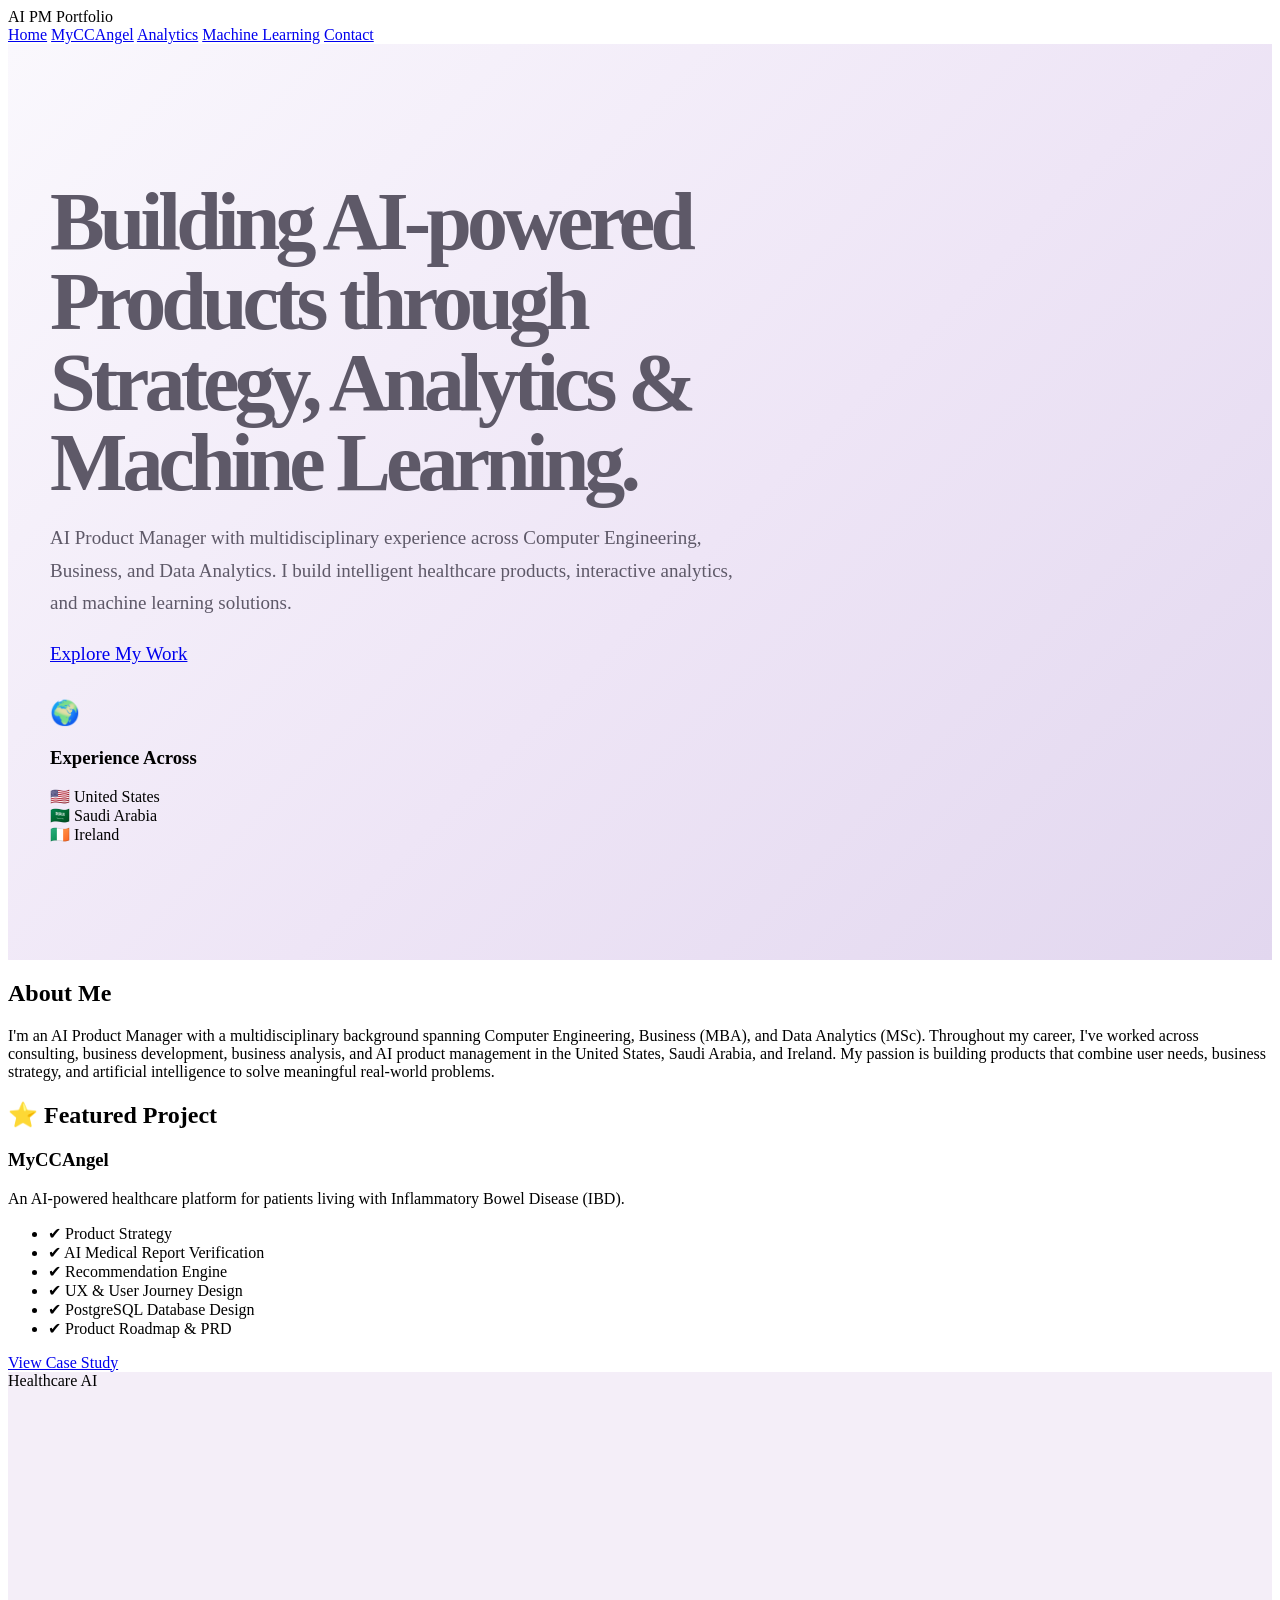
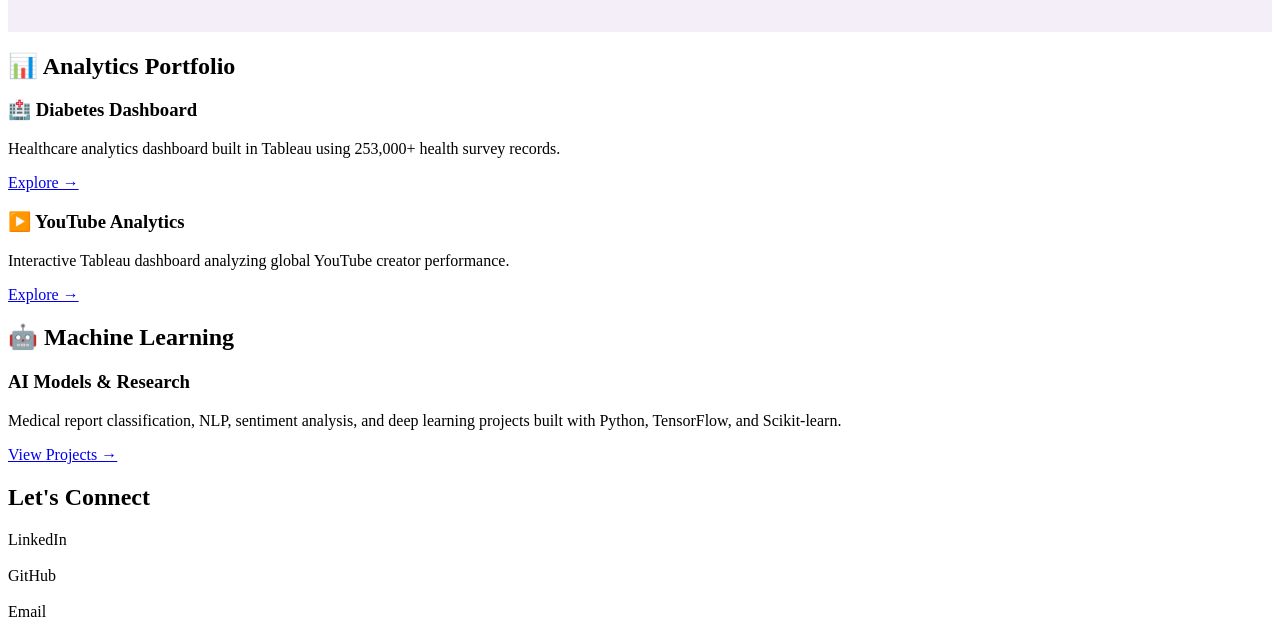
<file: index.htm>
<!DOCTYPE html>
<html lang="en">

<head>

<meta charset="UTF-8">
<meta name="viewport" content="width=device-width, initial-scale=1.0">

<title>Your Name | AI Product Manager</title>

<link rel="preconnect" href="https://fonts.googleapis.com">
<link rel="preconnect" href="https://fonts.gstatic.com" crossorigin>

<link href="https://fonts.googleapis.com/css2?family=Inter:wght@300;400;500;600;700&family=Poppins:wght@500;600;700&display=swap" rel="stylesheet">

<link rel="stylesheet" href="style.css">

</head>

<body>

<header>

<div class="container">

<div class="logo">
AI PM Portfolio
</div>

<nav>

<a href="#">Home</a>

<a href="#myccangel">MyCCAngel</a>

<a href="#analytics">Analytics</a>

<a href="#ml">Machine Learning</a>

<a href="#contact">Contact</a>

</nav>

</div>

</header>


<section class="hero">

<div class="container hero-content">

<div class="hero-text">

<h1>
Building AI-powered Products through Strategy, Analytics & Machine Learning.
</h1>

<p>

AI Product Manager with multidisciplinary experience across Computer Engineering, Business, and Data Analytics.

I build intelligent healthcare products, interactive analytics, and machine learning solutions.

</p>

<a class="btn" href="#myccangel">

Explore My Work

</a>

</div>

<div class="hero-image">

<div class="hero-card">

<h2>🌍</h2>

<h3>Experience Across</h3>

<p>

🇺🇸 United States<br>

🇸🇦 Saudi Arabia<br>

🇮🇪 Ireland

</p>

</div>

</div>

</div>

</section>


<section class="about">

<div class="container">

<h2>About Me</h2>

<p>

I'm an AI Product Manager with a multidisciplinary background spanning Computer Engineering, Business (MBA), and Data Analytics (MSc).

Throughout my career, I've worked across consulting, business development, business analysis, and AI product management in the United States, Saudi Arabia, and Ireland.

My passion is building products that combine user needs, business strategy, and artificial intelligence to solve meaningful real-world problems.

</p>

</div>

</section>


<section id="myccangel">

<div class="container">

<h2>⭐ Featured Project</h2>

<div class="project">

<div class="project-text">

<h3>MyCCAngel</h3>

<p>

An AI-powered healthcare platform for patients living with Inflammatory Bowel Disease (IBD).

</p>

<ul>

<li>✔ Product Strategy</li>

<li>✔ AI Medical Report Verification</li>

<li>✔ Recommendation Engine</li>

<li>✔ UX & User Journey Design</li>

<li>✔ PostgreSQL Database Design</li>

<li>✔ Product Roadmap & PRD</li>

</ul>

<a class="btn" href="product/index.html">

View Case Study

</a>

</div>

<div class="project-image">

<div class="placeholder">

Healthcare AI

</div>

</div>

</div>

</div>

</section>


<section id="analytics">

<div class="container">

<h2>📊 Analytics Portfolio</h2>

<div class="cards">

<div class="card">

<h3>🏥 Diabetes Dashboard</h3>

<p>

Healthcare analytics dashboard built in Tableau using 253,000+ health survey records.

</p>

<a href="analytics/diabetes/index.html">

Explore →

</a>

</div>

<div class="card">

<h3>▶️ YouTube Analytics</h3>

<p>

Interactive Tableau dashboard analyzing global YouTube creator performance.

</p>

<a href="analytics/youtube/index.html">

Explore →

</a>

</div>

</div>

</div>

</section>


<section id="ml">

<div class="container">

<h2>🤖 Machine Learning</h2>

<div class="card">

<h3>AI Models & Research</h3>

<p>

Medical report classification, NLP, sentiment analysis, and deep learning projects built with Python, TensorFlow, and Scikit-learn.

</p>

<a href="machine-learning/index.html">

View Projects →

</a>

</div>

</div>

</section>


<section id="contact">

<div class="container">

<h2>Let's Connect</h2>

<p>

LinkedIn

<br><br>

GitHub

<br><br>

Email

</p>

</div>

</section>

<script src="script.js"></script>

</body>

</html>
</file>
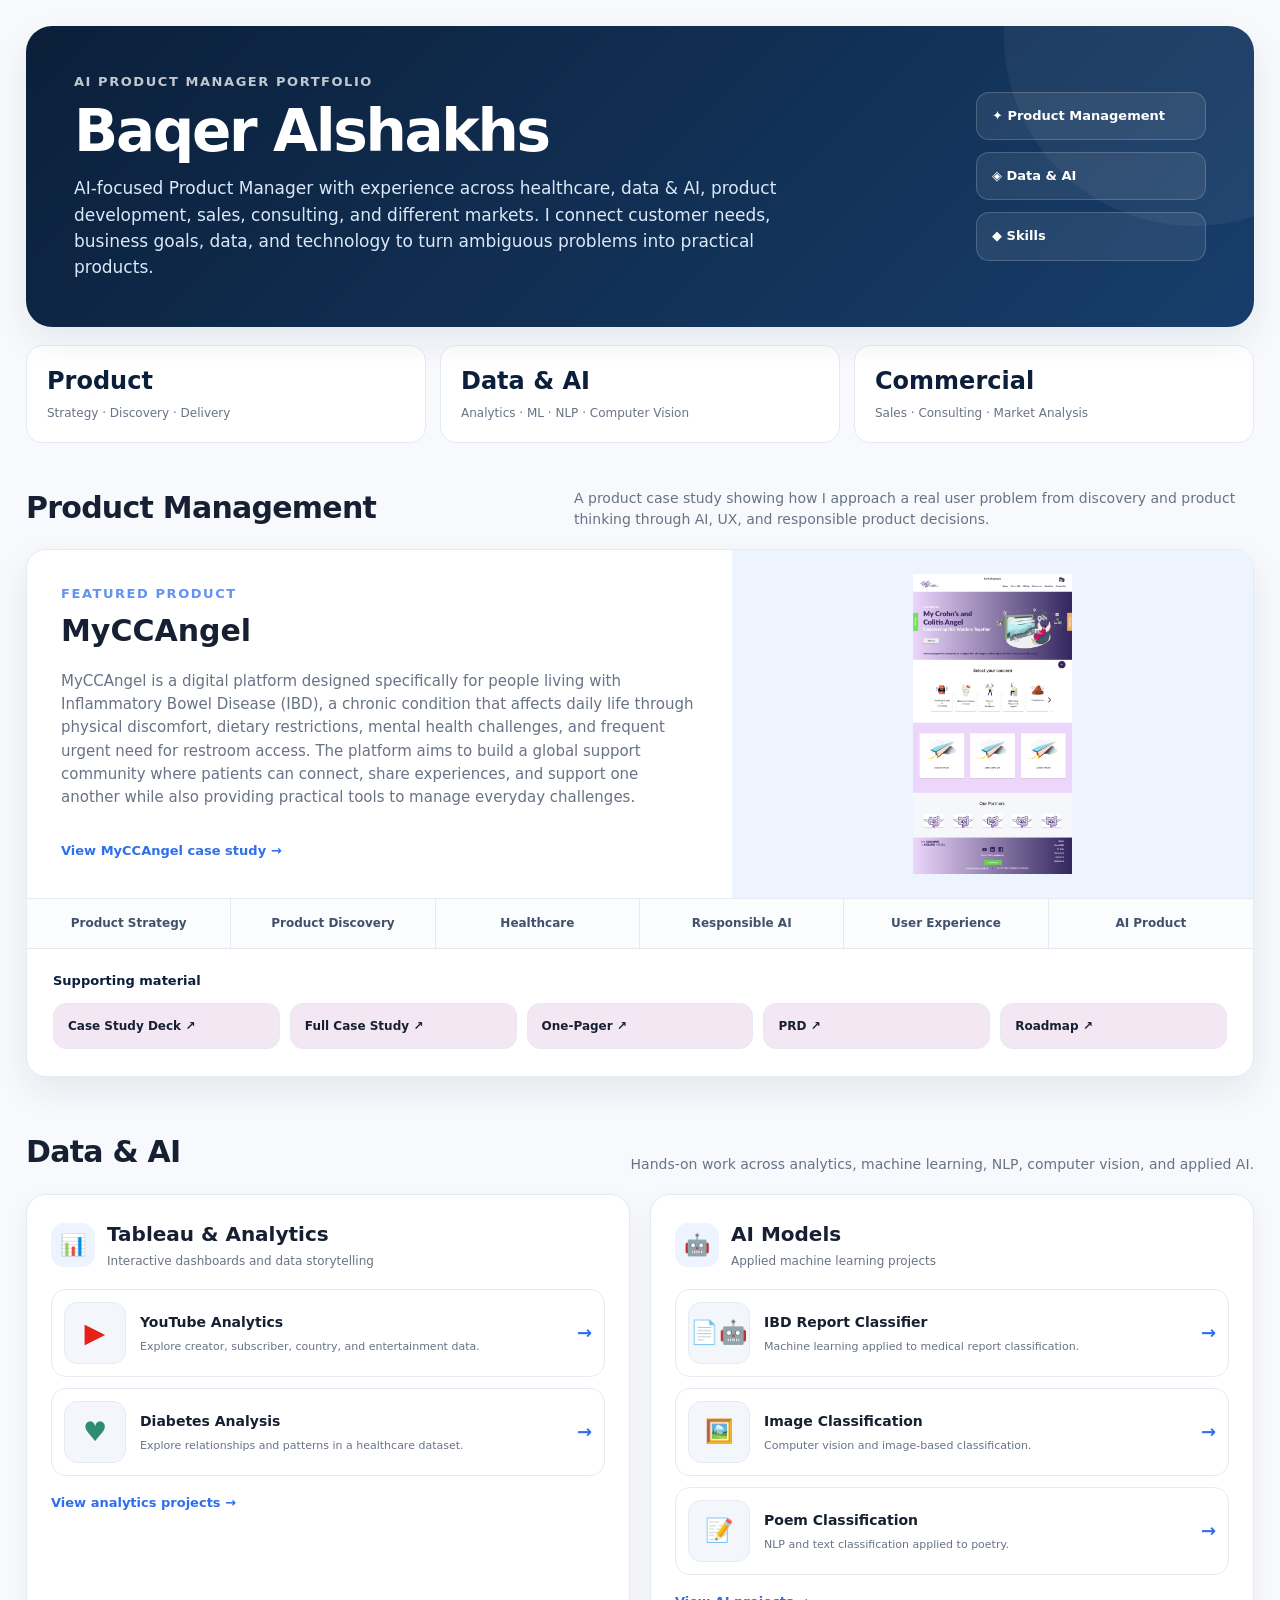
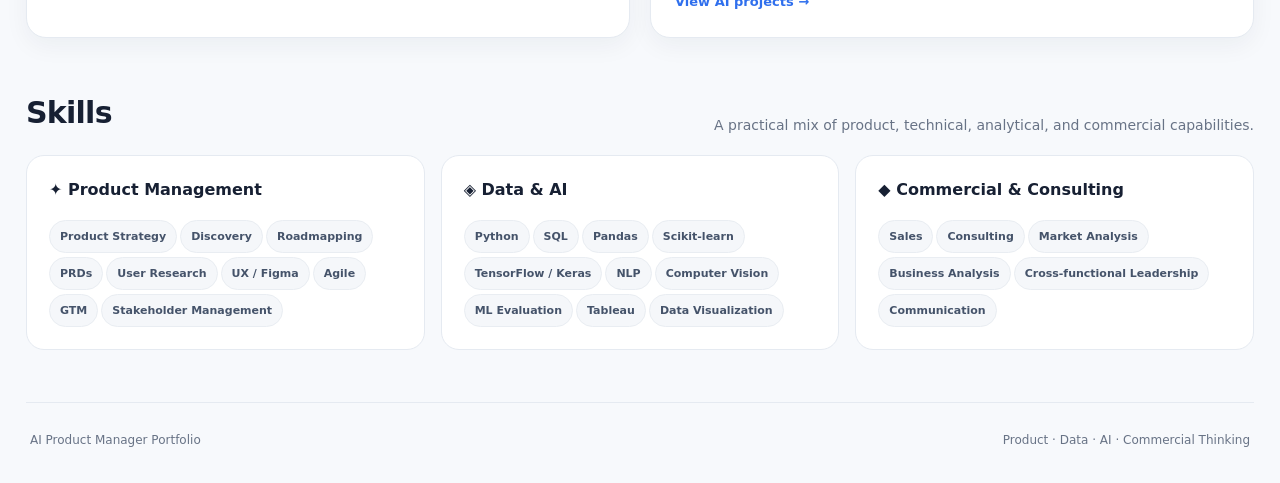
<file: index.html>
<!DOCTYPE html>
<html lang="en">
<head>
  <meta charset="UTF-8" />
  <meta name="viewport" content="width=device-width, initial-scale=1.0" />
  <title>AI Product Manager Portfolio</title>
  <meta name="description" content="AI Product Manager portfolio covering product management, data analytics, machine learning, and responsible AI." />
  <style>
    :root{
      --navy:#0b1f3a; --navy-2:#102b4d; --blue:#2f6fed; --blue-soft:#eef4ff;
      --text:#172033; --muted:#687386; --line:#e5eaf1; --bg:#f7f9fc;
      --white:#fff; --shadow:0 14px 35px rgba(17,35,62,.08); --radius:20px;
    }
    *{box-sizing:border-box} html{scroll-behavior:smooth}
    body{margin:0;font-family:Inter,ui-sans-serif,system-ui,-apple-system,BlinkMacSystemFont,"Segoe UI",sans-serif;color:var(--text);background:var(--bg);line-height:1.55}
    a{color:inherit;text-decoration:none}.portfolio{max-width:1380px;margin:auto;padding:26px}
    header{background:linear-gradient(135deg,var(--navy),#173e6b);color:white;border-radius:26px;padding:46px 48px;box-shadow:var(--shadow);position:relative;overflow:hidden}
    header:after{content:"";position:absolute;width:380px;height:380px;border-radius:50%;background:rgba(255,255,255,.05);right:-130px;top:-180px}
    .hero{display:grid;grid-template-columns:minmax(0,1fr) 230px;gap:40px;align-items:center;position:relative;z-index:1}
    .eyebrow{font-size:13px;letter-spacing:.12em;text-transform:uppercase;opacity:.75;font-weight:800}
    h1{font-size:clamp(34px,5vw,58px);line-height:1.02;margin:10px 0 14px;letter-spacing:-.04em}
    .hero p{max-width:760px;font-size:17px;color:#dbe8f8;margin:0}
    .hero-name{font-weight:800;color:#fff}
    .mini-nav{display:flex;flex-direction:column;justify-content:center;gap:12px;height:100%;align-self:stretch}
    .mini-nav a{padding:13px 15px;border:1px solid rgba(255,255,255,.18);border-radius:13px;background:rgba(255,255,255,.08);font-size:13px;font-weight:700;transition:.2s}
    .mini-nav a:hover{background:rgba(255,255,255,.15);transform:translateX(-3px)}
    .stats{display:grid;grid-template-columns:repeat(3,1fr);gap:14px;margin:18px 0 42px}
    .stat{background:white;border:1px solid var(--line);border-radius:16px;padding:17px 20px}.stat strong{display:block;font-size:24px;color:var(--navy)}.stat span{font-size:12px;color:var(--muted)}
    section{margin:0 0 52px}.section-head{display:flex;align-items:end;justify-content:space-between;gap:20px;margin-bottom:18px}.section-head h2{margin:0;font-size:30px;letter-spacing:-.025em}.section-head p{margin:0;color:var(--muted);max-width:680px;font-size:14px}
    .pm-card{background:white;border:1px solid var(--line);border-radius:var(--radius);box-shadow:var(--shadow);overflow:hidden}
    .pm-main{display:grid;grid-template-columns:1.15fr .85fr;min-height:330px}.pm-copy{padding:34px}.pm-copy h3{font-size:30px;margin:4px 0 12px}.pm-copy p{color:var(--muted);max-width:720px}.pm-copy .description{font-size:15px}.pm-image{min-height:280px;background:#edf4ff;display:flex;align-items:center;justify-content:center;padding:24px}.pm-image img{width:100%;height:100%;max-height:300px;object-fit:contain;border-radius:14px}
    .chips{display:grid;grid-template-columns:repeat(6,1fr);border-top:1px solid var(--line);border-bottom:1px solid var(--line)}.chip{padding:15px 10px;text-align:center;font-size:12px;font-weight:750;color:#42516a;background:#fbfcfe;border-right:1px solid var(--line)}.chip:last-child{border-right:0}
    .pm-bottom{padding:22px 26px 27px}.pm-bottom-title{font-size:13px;font-weight:800;color:var(--navy);margin-bottom:12px}.docs{display:grid;grid-template-columns:repeat(5,1fr);gap:10px}.doc{border:1px solid var(--line);border-radius:13px;padding:13px 14px;font-size:12px;font-weight:750;background:#f3e7f3;transition:.2s}.doc:hover{border-color:#b9cdf7;background:var(--blue-soft);transform:translateY(-2px)}.case-link{display:inline-flex;margin-top:17px;color:var(--blue);font-weight:800;font-size:13px}
    .data-grid{display:grid;grid-template-columns:1fr 1fr;gap:20px}.data-card{background:white;border:1px solid var(--line);border-radius:var(--radius);padding:24px;box-shadow:0 8px 24px rgba(17,35,62,.05)}.data-card-head{display:flex;align-items:center;gap:12px;margin-bottom:18px}.data-icon{width:44px;height:44px;border-radius:13px;background:var(--blue-soft);display:grid;place-items:center;font-size:21px}.data-card h3{margin:0;font-size:20px}.data-card-head p{margin:2px 0 0;color:var(--muted);font-size:12px}
    .project-list{display:grid;gap:11px}.project{display:grid;grid-template-columns:62px 1fr auto;align-items:center;gap:14px;padding:12px;border:1px solid var(--line);border-radius:15px;transition:.2s}.project:hover{border-color:#b9cdf7;background:#fbfdff;transform:translateY(-2px)}.project-visual{width:62px;height:62px;border-radius:13px;background:#f3f6fb;border:1px solid #e6ebf3;display:grid;place-items:center;font-size:27px}.project-visual.youtube{color:#e62117}.project-visual.health{color:#2c8c76}.project-visual.ai{font-size:23px}.project strong{font-size:14px}.project small{display:block;color:var(--muted);font-size:11px;margin-top:3px}.arrow{color:var(--blue);font-size:18px;font-weight:800}
    .skills{display:grid;grid-template-columns:repeat(3,1fr);gap:16px}.skill-card{background:white;border:1px solid var(--line);border-radius:18px;padding:22px}.skill-card h3{margin:0 0 13px;font-size:16px}.skill{display:inline-flex;align-items:center;gap:7px;background:#f5f7fa;border:1px solid #e9edf2;border-radius:999px;padding:7px 10px;margin:4px 3px 0 0;font-size:11px;font-weight:700;color:#45536a}
    footer{padding:28px 4px 8px;border-top:1px solid var(--line);color:var(--muted);font-size:12px;display:flex;justify-content:space-between;gap:20px}
    @media(max-width:900px){.hero,.pm-main{grid-template-columns:1fr}.mini-nav{display:grid;grid-template-columns:repeat(3,1fr);height:auto}.data-grid,.skills{grid-template-columns:1fr}.docs{grid-template-columns:repeat(2,1fr)}.chips{grid-template-columns:repeat(3,1fr)}.chip:nth-child(3){border-right:0}.chip:nth-child(-n+3){border-bottom:1px solid var(--line)}}
    @media(max-width:600px){.portfolio{padding:14px}header{padding:30px 24px;border-radius:20px}.stats{grid-template-columns:1fr}.mini-nav{grid-template-columns:1fr}.chips{grid-template-columns:repeat(2,1fr)}.chip{border-bottom:1px solid var(--line)}.chip:nth-child(even){border-right:0}.docs{grid-template-columns:1fr}.project{grid-template-columns:54px 1fr}.arrow{display:none}.project-visual{width:54px;height:54px}.section-head{display:block}.section-head p{margin-top:6px}footer{display:block}}
  </style>
</head>
<body>
  <main class="portfolio">
    <header>
      <div class="hero">
        <div>
          <div class="eyebrow">AI Product Manager Portfolio</div>
          <h1><span class="hero-name">Baqer Alshakhs</span></h1>
          <p>AI-focused Product Manager with experience across healthcare, data & AI, product development, sales, consulting, and different markets. I connect customer needs, business goals, data, and technology to turn ambiguous problems into practical products.</p>
        </div>
        <nav class="mini-nav" aria-label="Portfolio sections">
          <a href="#product-management">✦ Product Management</a>
          <a href="#data-ai">◈ Data & AI</a>
          <a href="#skills">◆ Skills</a>
        </nav>
      </div>
    </header>

    <div class="stats">
      <div class="stat"><strong>Product</strong><span>Strategy · Discovery · Delivery</span></div>
      <div class="stat"><strong>Data & AI</strong><span>Analytics · ML · NLP · Computer Vision</span></div>
      <div class="stat"><strong>Commercial</strong><span>Sales · Consulting · Market Analysis</span></div>
    </div>

    <section id="product-management">
      <div class="section-head">
        <div><h2>Product Management</h2></div>
        <p>A product case study showing how I approach a real user problem from discovery and product thinking through AI, UX, and responsible product decisions.</p>
      </div>
      <article class="pm-card">
        <div class="pm-main">
          <div class="pm-copy">
            <div class="eyebrow" style="color:var(--blue)">Featured Product</div>
            <h3>MyCCAngel</h3>
            <p class="description">MyCCAngel is a digital platform designed specifically for people living with Inflammatory Bowel Disease (IBD), a chronic condition that affects daily life through physical discomfort, dietary restrictions, mental health challenges, and frequent urgent need for restroom access. The platform aims to build a global support community where patients can connect, share experiences, and support one another while also providing practical tools to manage everyday challenges.</p>
            <a class="case-link" href="myccangel/index.html">View MyCCAngel case study →</a>
          </div>
          <div class="pm-image"><img src="assets/myccangel/home.png" alt="MyCCAngel product interface" /></div>
        </div>
        <div class="chips">
          <div class="chip">Product Strategy</div><div class="chip">Product Discovery</div><div class="chip">Healthcare</div><div class="chip">Responsible AI</div><div class="chip">User Experience</div><div class="chip">AI Product</div>
        </div>
        <div class="pm-bottom">
          <div class="pm-bottom-title">Supporting material</div>
          <div class="docs">
            <a class="doc" href="docs/MyCCAngel_CaseStudy_Deck.pdf" target="_blank" rel="noopener">Case Study Deck ↗</a>
            <a class="doc" href="docs/MyCCAngel_CaseStudy_Full.pdf" target="_blank" rel="noopener">Full Case Study ↗</a>
            <a class="doc" href="docs/MyCCAngel_CaseStudy_OnePager.pdf" target="_blank" rel="noopener">One-Pager ↗</a>
            <a class="doc" href="docs/MyCCAngel_PRD.pdf" target="_blank" rel="noopener">PRD ↗</a>
            <a class="doc" href="docs/MyCCAngel_Roadmap.pdf" target="_blank" rel="noopener">Roadmap ↗</a>
          </div>
        </div>
      </article>
    </section>

    <section id="data-ai">
      <div class="section-head">
        <div><h2>Data & AI</h2></div>
        <p>Hands-on work across analytics, machine learning, NLP, computer vision, and applied AI.</p>
      </div>
      <div class="data-grid">
        <article class="data-card">
          <div class="data-card-head"><div class="data-icon">📊</div><div><h3>Tableau & Analytics</h3><p>Interactive dashboards and data storytelling</p></div></div>
          <div class="project-list">
            <a class="project" href="analytics/youtube/index.html">
              <div class="project-visual youtube">▶</div><div><strong>YouTube Analytics</strong><small>Explore creator, subscriber, country, and entertainment data.</small></div><div class="arrow">→</div>
            </a>
            <a class="project" href="analytics/diabetes/index.html">
              <div class="project-visual health">♥</div><div><strong>Diabetes Analysis</strong><small>Explore relationships and patterns in a healthcare dataset.</small></div><div class="arrow">→</div>
            </a>
          </div>
          <a class="case-link" href="analytics/index.html">View analytics projects →</a>
        </article>

        <article class="data-card">
          <div class="data-card-head"><div class="data-icon">🤖</div><div><h3>AI Models</h3><p>Applied machine learning projects</p></div></div>
          <div class="project-list">
            <a class="project" href="machine-learning/IBD-Report-classifier/ml_ibd_index.html">
              <div class="project-visual ai">📄🤖</div><div><strong>IBD Report Classifier</strong><small>Machine learning applied to medical report classification.</small></div><div class="arrow">→</div>
            </a>
            <a class="project" href="machine-learning/image/ml_image_index.html">
              <div class="project-visual ai">🖼️</div><div><strong>Image Classification</strong><small>Computer vision and image-based classification.</small></div><div class="arrow">→</div>
            </a>
            <a class="project" href="machine-learning/poem/ml_poem_index.html">
              <div class="project-visual ai">📝</div><div><strong>Poem Classification</strong><small>NLP and text classification applied to poetry.</small></div><div class="arrow">→</div>
            </a>
          </div>
          <a class="case-link" href="machine-learning/index.html">View AI projects →</a>
        </article>
      </div>
    </section>

    <section id="skills">
      <div class="section-head">
        <div><h2>Skills</h2></div>
        <p>A practical mix of product, technical, analytical, and commercial capabilities.</p>
      </div>
      <div class="skills">
        <article class="skill-card"><h3>✦ Product Management</h3><span class="skill">Product Strategy</span><span class="skill">Discovery</span><span class="skill">Roadmapping</span><span class="skill">PRDs</span><span class="skill">User Research</span><span class="skill">UX / Figma</span><span class="skill">Agile</span><span class="skill">GTM</span><span class="skill">Stakeholder Management</span></article>
        <article class="skill-card"><h3>◈ Data & AI</h3><span class="skill">Python</span><span class="skill">SQL</span><span class="skill">Pandas</span><span class="skill">Scikit-learn</span><span class="skill">TensorFlow / Keras</span><span class="skill">NLP</span><span class="skill">Computer Vision</span><span class="skill">ML Evaluation</span><span class="skill">Tableau</span><span class="skill">Data Visualization</span></article>
        <article class="skill-card"><h3>◆ Commercial & Consulting</h3><span class="skill">Sales</span><span class="skill">Consulting</span><span class="skill">Market Analysis</span><span class="skill">Business Analysis</span><span class="skill">Cross-functional Leadership</span><span class="skill">Communication</span></article>
      </div>
    </section>

    <footer><span>AI Product Manager Portfolio</span><span>Product · Data · AI · Commercial Thinking</span></footer>
  </main>
</body>
</html>
</file>
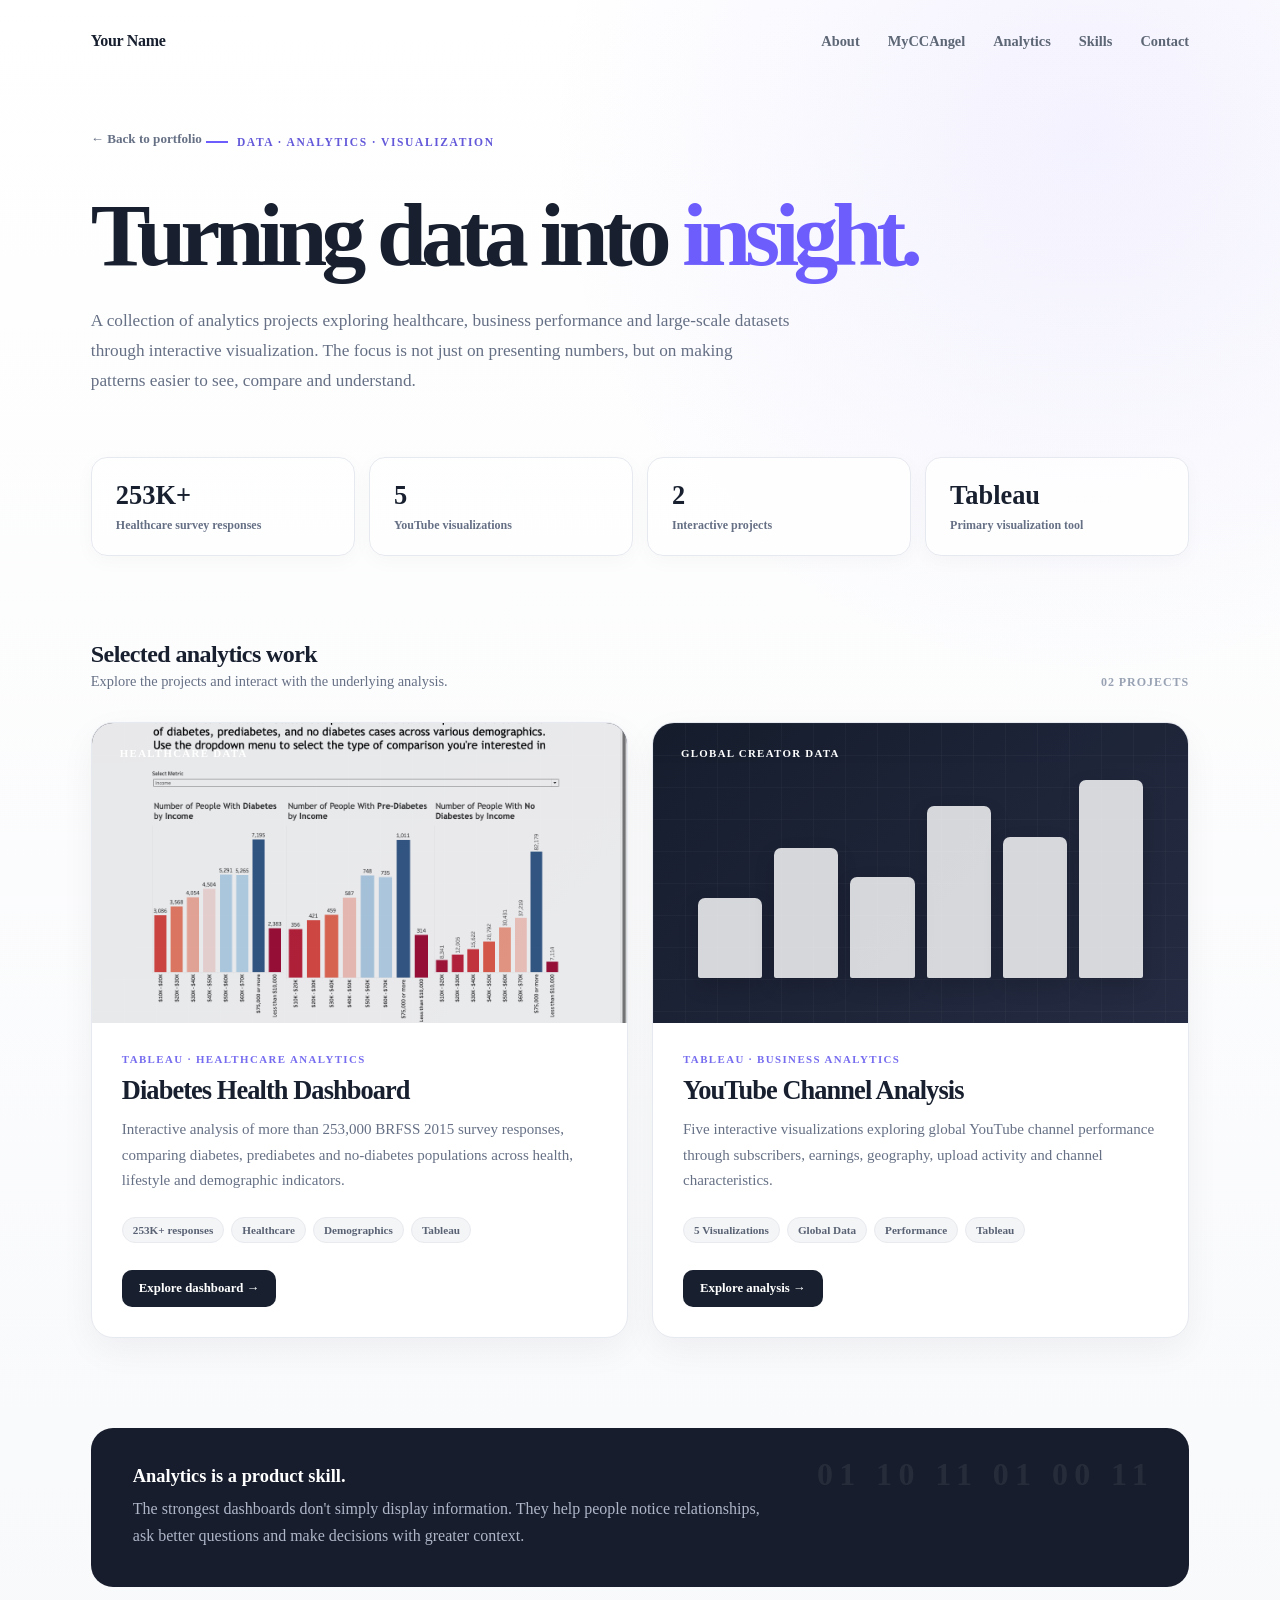
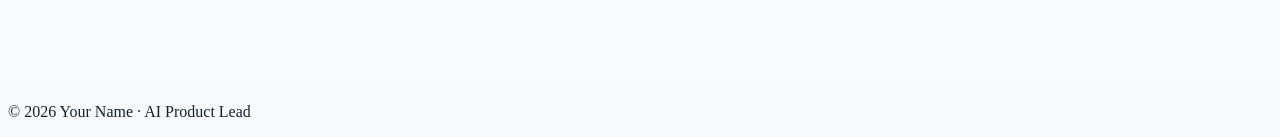
<file: analytics/index.html>
<!DOCTYPE html>
<html lang="en">

<head>
  <meta charset="UTF-8">
  <meta name="viewport" content="width=device-width, initial-scale=1.0">

  <title>Data & Analytics | AI Product Portfolio</title>

  <link rel="stylesheet" href="../style.css">

  <style>

    :root {
      --ink: #18202f;
      --muted: #667085;
      --soft: #f5f7fa;
      --line: #e6e9ef;
      --navy: #111827;
      --purple: #6d5dfc;
      --purple-dark: #5045c7;
      --teal: #159a9c;
      --orange: #f59e0b;
      --white: #ffffff;
    }

    * {
      box-sizing: border-box;
    }

    body {
      background:
        radial-gradient(circle at 85% 8%, rgba(109,93,252,0.08), transparent 28%),
        linear-gradient(#ffffff, #f8f9fb);
      color: var(--ink);
    }

    /* ---------------- NAV ---------------- */

    .analytics-nav {
      max-width: 1250px;
      margin: auto;
      padding: 24px 6%;

      display: flex;
      justify-content: space-between;
      align-items: center;
    }

    .analytics-brand {
      text-decoration: none;
      color: var(--ink);
      font-weight: 800;
      letter-spacing: -0.02em;
    }

    .analytics-nav-links {
      display: flex;
      gap: 28px;
      align-items: center;
    }

    .analytics-nav-links a {
      text-decoration: none;
      color: #5d6675;
      font-size: 0.9rem;
      font-weight: 600;
      transition: 0.2s;
    }

    .analytics-nav-links a:hover {
      color: var(--ink);
    }

    /* ---------------- HERO ---------------- */

    .analytics-hero {
      max-width: 1250px;
      margin: auto;
      padding: 55px 6% 45px;
    }

    .back-link {
      display: inline-flex;
      align-items: center;
      gap: 7px;

      color: #667085;
      text-decoration: none;

      font-size: 0.82rem;
      font-weight: 700;

      margin-bottom: 45px;
    }

    .back-link:hover {
      color: var(--ink);
    }

    .eyebrow {
      display: inline-flex;
      align-items: center;
      gap: 9px;

      font-size: 0.72rem;
      font-weight: 800;
      letter-spacing: 0.14em;

      color: #6258d9;
      margin-bottom: 18px;
    }

    .eyebrow::before {
      content: "";
      width: 22px;
      height: 2px;
      background: var(--purple);
    }

    .analytics-hero h1 {
      max-width: 900px;

      font-size: clamp(3rem, 7vw, 6.2rem);
      line-height: 0.96;
      letter-spacing: -0.065em;

      margin: 0 0 28px;
      color: var(--ink);
    }

    .analytics-hero h1 span {
      color: var(--purple);
    }

    .analytics-intro {
      max-width: 700px;

      font-size: 1.08rem;
      line-height: 1.75;

      color: var(--muted);
      margin: 0;
    }

    /* ---------------- STATS ---------------- */

    .analytics-stats {
      max-width: 1250px;
      margin: 15px auto 50px;
      padding: 0 6%;

      display: grid;
      grid-template-columns: repeat(4, 1fr);
      gap: 14px;
    }

    .stat {
      background: rgba(255,255,255,0.8);

      border: 1px solid var(--line);
      border-radius: 16px;

      padding: 22px 24px;

      box-shadow: 0 5px 20px rgba(17,24,39,0.03);
    }

    .stat-number {
      display: block;

      font-size: 1.65rem;
      font-weight: 850;

      color: var(--ink);
      margin-bottom: 4px;
    }

    .stat-label {
      font-size: 0.75rem;
      color: var(--muted);
      font-weight: 650;
    }

    /* ---------------- SECTION HEADER ---------------- */

    .projects-header {
      max-width: 1250px;
      margin: 0 auto;
      padding: 35px 6% 22px;

      display: flex;
      justify-content: space-between;
      align-items: end;
    }

    .projects-header h2 {
      font-size: 1.5rem;
      margin: 0 0 5px;
      letter-spacing: -0.025em;
    }

    .projects-header p {
      margin: 0;
      color: var(--muted);
      font-size: 0.9rem;
    }

    .projects-count {
      font-size: 0.75rem;
      color: #98a2b3;
      font-weight: 750;
      letter-spacing: 0.08em;
    }

    /* ---------------- PROJECT GRID ---------------- */

    .analytics-projects {
      max-width: 1250px;
      margin: auto;

      padding: 10px 6% 90px;

      display: grid;
      grid-template-columns: repeat(2, 1fr);
      gap: 24px;
    }

    .analytics-card {
      display: flex;
      flex-direction: column;

      background: var(--white);

      border: 1px solid var(--line);
      border-radius: 22px;

      overflow: hidden;

      text-decoration: none;
      color: inherit;

      box-shadow:
        0 12px 35px rgba(17,24,39,0.05);

      transition:
        transform 0.25s ease,
        box-shadow 0.25s ease,
        border-color 0.25s ease;
    }

    .analytics-card:hover {
      transform: translateY(-6px);

      box-shadow:
        0 22px 55px rgba(17,24,39,0.10);

      border-color: #d5d1ff;
    }

    /* ---------------- VISUAL AREA ---------------- */

    .analytics-image {
      height: 300px;

      position: relative;

      background:
        linear-gradient(
          135deg,
          #161d2d,
          #252b42
        );

      overflow: hidden;
    }

    .analytics-image::before {
      content: "";

      position: absolute;
      inset: 0;

      opacity: 0.16;

      background-image:
        linear-gradient(rgba(255,255,255,.18) 1px, transparent 1px),
        linear-gradient(90deg, rgba(255,255,255,.18) 1px, transparent 1px);

      background-size: 32px 32px;
    }

    .analytics-image img {
      position: relative;

      width: 100%;
      height: 100%;

      object-fit: cover;

      opacity: 0.9;

      transition: 0.3s;
    }

    .analytics-card:hover .analytics-image img {
      transform: scale(1.025);
    }

    /* ---------------- PLACEHOLDER VISUAL ---------------- */

    .data-visual {
      position: absolute;

      inset: 45px;

      display: flex;
      align-items: end;
      gap: 12px;

      z-index: 1;
    }

    .bar {
      flex: 1;

      border-radius: 7px 7px 2px 2px;

      background: rgba(255,255,255,0.82);

      box-shadow: 0 8px 20px rgba(0,0,0,0.15);
    }

    .bar:nth-child(1) { height: 38%; }
    .bar:nth-child(2) { height: 62%; }
    .bar:nth-child(3) { height: 48%; }
    .bar:nth-child(4) { height: 82%; }
    .bar:nth-child(5) { height: 67%; }
    .bar:nth-child(6) { height: 94%; }

    .visual-label {
      position: absolute;

      left: 28px;
      top: 24px;

      z-index: 2;

      color: white;

      font-size: 0.68rem;
      font-weight: 800;

      letter-spacing: 0.12em;
      text-transform: uppercase;
    }

    /* ---------------- CONTENT ---------------- */

    .analytics-content {
      padding: 30px;

      display: flex;
      flex-direction: column;

      flex: 1;
    }

    .project-type {
      font-size: 0.68rem;
      font-weight: 850;

      letter-spacing: 0.13em;

      color: #766cf0;

      margin-bottom: 10px;
    }

    .analytics-content h2 {
      font-size: 1.65rem;
      line-height: 1.15;

      letter-spacing: -0.035em;

      margin: 0 0 12px;
    }

    .analytics-content p {
      color: var(--muted);

      font-size: 0.94rem;
      line-height: 1.7;

      margin: 0 0 23px;
    }

    .analytics-tags {
      display: flex;
      flex-wrap: wrap;
      gap: 7px;

      margin-bottom: 27px;
    }

    .analytics-tags span {
      padding: 6px 10px;

      background: #f4f5f7;

      border: 1px solid #e8eaee;

      border-radius: 100px;

      color: #596273;

      font-size: 0.7rem;
      font-weight: 700;
    }

    .analytics-button {
      margin-top: auto;

      display: inline-flex;
      align-items: center;
      justify-content: center;

      width: fit-content;

      padding: 11px 17px;

      border-radius: 10px;

      background: var(--ink);
      color: white;

      font-size: 0.8rem;
      font-weight: 750;

      transition: 0.2s;
    }

    .analytics-card:hover .analytics-button {
      background: var(--purple);
    }

    /* ---------------- FOOTER CALLOUT ---------------- */

    .analytics-note {
      max-width: 1250px;

      margin: 0 auto;

      padding: 0 6% 100px;
    }

    .analytics-note-inner {
      position: relative;

      overflow: hidden;

      background: #171d2c;

      border-radius: 22px;

      padding: 38px 42px;

      color: white;
    }

    .analytics-note-inner::after {
      content: "01 10 11 01 00 11";

      position: absolute;

      right: 35px;
      top: 28px;

      color: rgba(255,255,255,0.07);

      font-size: 2rem;
      font-weight: 900;

      letter-spacing: 0.2em;
    }

    .analytics-note-inner h3 {
      margin: 0 0 8px;

      font-size: 1.15rem;
    }

    .analytics-note-inner p {
      max-width: 650px;

      color: #aeb6c8;

      line-height: 1.7;

      margin: 0;
    }

    /* ---------------- MOBILE ---------------- */

    @media (max-width: 850px) {

      .analytics-nav-links {
        display: none;
      }

      .analytics-stats {
        grid-template-columns: repeat(2, 1fr);
      }

      .analytics-projects {
        grid-template-columns: 1fr;
      }

      .analytics-hero {
        padding-top: 35px;
      }

      .analytics-hero h1 {
        font-size: 3.5rem;
      }
    }

    @media (max-width: 500px) {

      .analytics-stats {
        grid-template-columns: 1fr;
      }

      .analytics-hero h1 {
        font-size: 2.8rem;
      }

      .analytics-image {
        height: 240px;
      }

      .analytics-content {
        padding: 24px;
      }

    }

  </style>
</head>


<body>


<header class="analytics-nav">

  <a href="../index.html" class="analytics-brand">
    Your Name
  </a>

  <nav class="analytics-nav-links">
    <a href="../index.html#about">About</a>
    <a href="../index.html#featured">MyCCAngel</a>
    <a href="../index.html#analytics">Analytics</a>
    <a href="../index.html#skills">Skills</a>
    <a href="../index.html#contact">Contact</a>
  </nav>

</header>


<main>


  <!-- HERO -->

  <section class="analytics-hero">

    <a href="../index.html" class="back-link">
      ← Back to portfolio
    </a>

    <div class="eyebrow">
      DATA · ANALYTICS · VISUALIZATION
    </div>

    <h1>
      Turning data into
      <span>insight.</span>
    </h1>

    <p class="analytics-intro">
      A collection of analytics projects exploring healthcare,
      business performance and large-scale datasets through
      interactive visualization. The focus is not just on
      presenting numbers, but on making patterns easier to see,
      compare and understand.
    </p>

  </section>


  <!-- STATS -->

  <section class="analytics-stats">

    <div class="stat">
      <span class="stat-number">253K+</span>
      <span class="stat-label">Healthcare survey responses</span>
    </div>

    <div class="stat">
      <span class="stat-number">5</span>
      <span class="stat-label">YouTube visualizations</span>
    </div>

    <div class="stat">
      <span class="stat-number">2</span>
      <span class="stat-label">Interactive projects</span>
    </div>

    <div class="stat">
      <span class="stat-number">Tableau</span>
      <span class="stat-label">Primary visualization tool</span>
    </div>

  </section>


  <!-- PROJECT HEADER -->

  <section class="projects-header">

    <div>
      <h2>Selected analytics work</h2>

      <p>
        Explore the projects and interact with the underlying analysis.
      </p>
    </div>

    <span class="projects-count">
      02 PROJECTS
    </span>

  </section>


  <!-- PROJECTS -->

  <section class="analytics-projects">


    <!-- DIABETES -->

    <a
      href="./diabetes/index.html"
      class="analytics-card"
    >

      <div class="analytics-image">

        <span class="visual-label">
          HEALTHCARE DATA
        </span>

        <img
          src="../../assets/analytics/Health_Dashboard.png"
          alt="Diabetes Health Dashboard"
          onerror="this.style.display='none';"
        >

      </div>


      <div class="analytics-content">

        <div class="project-type">
          TABLEAU · HEALTHCARE ANALYTICS
        </div>

        <h2>
          Diabetes Health Dashboard
        </h2>

        <p>
          Interactive analysis of more than 253,000 BRFSS 2015
          survey responses, comparing diabetes, prediabetes and
          no-diabetes populations across health, lifestyle and
          demographic indicators.
        </p>

        <div class="analytics-tags">
          <span>253K+ responses</span>
          <span>Healthcare</span>
          <span>Demographics</span>
          <span>Tableau</span>
        </div>

        <span class="analytics-button">
          Explore dashboard →
        </span>

      </div>

    </a>


    <!-- YOUTUBE -->

    <a
      href="./youtube/index.html"
      class="analytics-card"
    >

      <div class="analytics-image">

        <span class="visual-label">
          GLOBAL CREATOR DATA
        </span>

        <div class="data-visual">
          <div class="bar"></div>
          <div class="bar"></div>
          <div class="bar"></div>
          <div class="bar"></div>
          <div class="bar"></div>
          <div class="bar"></div>
        </div>

      </div>


      <div class="analytics-content">

        <div class="project-type">
          TABLEAU · BUSINESS ANALYTICS
        </div>

        <h2>
          YouTube Channel Analysis
        </h2>

        <p>
          Five interactive visualizations exploring global
          YouTube channel performance through subscribers,
          earnings, geography, upload activity and channel
          characteristics.
        </p>

        <div class="analytics-tags">
          <span>5 Visualizations</span>
          <span>Global Data</span>
          <span>Performance</span>
          <span>Tableau</span>
        </div>

        <span class="analytics-button">
          Explore analysis →
        </span>

      </div>

    </a>


  </section>


  <!-- CLOSING -->

  <section class="analytics-note">

    <div class="analytics-note-inner">

      <h3>
        Analytics is a product skill.
      </h3>

      <p>
        The strongest dashboards don't simply display information.
        They help people notice relationships, ask better questions
        and make decisions with greater context.
      </p>

    </div>

  </section>


</main>


<footer>
  <p>© 2026 Your Name · AI Product Lead</p>
</footer>


</body>

</html>
</file>
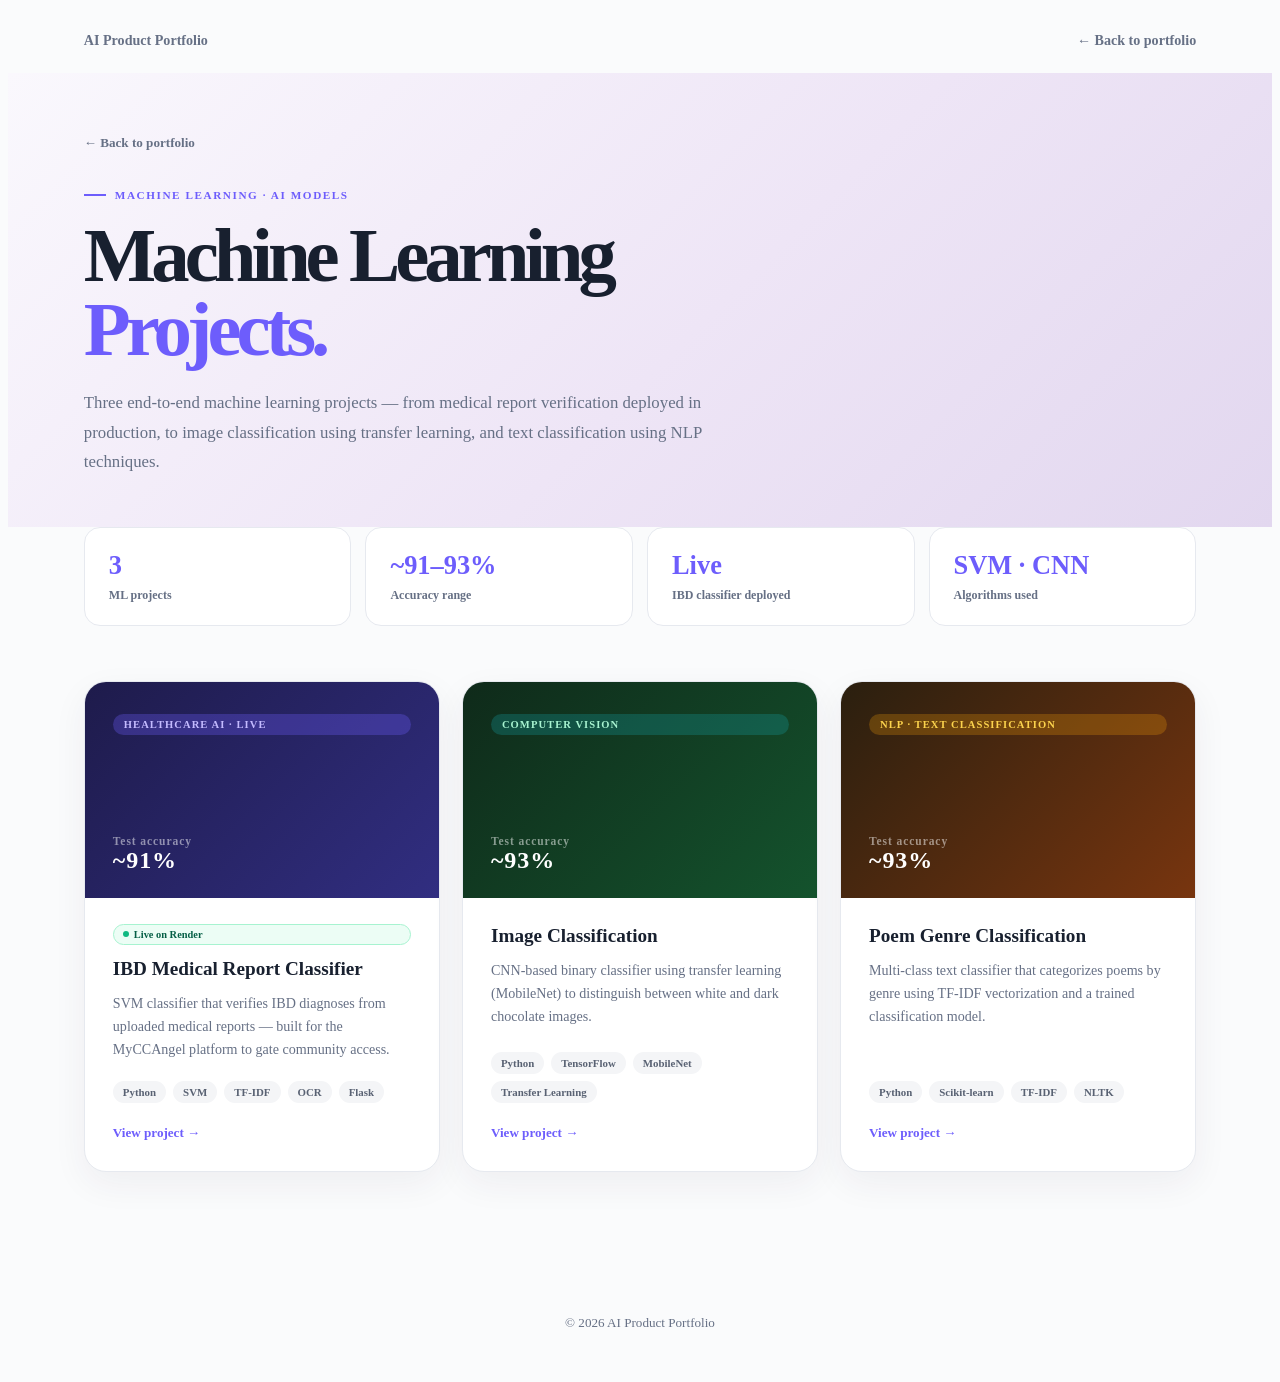
<file: machine-learning/index.html>
<!DOCTYPE html>
<html lang="en">
<head>
  <meta charset="UTF-8">
  <meta name="viewport" content="width=device-width, initial-scale=1.0">
  <title>Machine Learning Projects | AI Product Portfolio</title>
  <link rel="stylesheet" href="../style.css">
  <style>
    :root {
      --ink: #18202f;
      --muted: #667085;
      --line: #e6e9ef;
      --purple: #6d5dfc;
      --teal: #159a9c;
      --navy: #151b2b;
    }

    body { background: #fafbfc; color: var(--ink); }

    .nav {
      max-width: 1250px;
      margin: auto;
      padding: 24px 6%;
      display: flex;
      justify-content: space-between;
      align-items: center;
    }

    .nav-brand {
      text-decoration: none;
      color: var(--ink);
      font-weight: 800;
      font-size: .95rem;
    }

    .nav a {
      color: var(--muted);
      text-decoration: none;
      font-size: .88rem;
      font-weight: 650;
    }

    .nav a:hover { color: var(--ink); }

    /* HERO */
    .hero {
      max-width: 1250px;
      margin: auto;
      padding: 60px 6% 50px;
    }

    .back-link {
      display: inline-block;
      margin-bottom: 38px;
      color: var(--muted);
      text-decoration: none;
      font-size: .82rem;
      font-weight: 700;
    }

    .back-link:hover { color: var(--purple); }

    .eyebrow {
      display: flex;
      align-items: center;
      gap: 9px;
      color: var(--purple);
      font-size: .7rem;
      font-weight: 850;
      letter-spacing: .14em;
      margin-bottom: 18px;
    }

    .eyebrow::before {
      content: "";
      width: 22px;
      height: 2px;
      background: var(--purple);
    }

    .hero h1 {
      font-size: clamp(2.8rem, 6vw, 5rem);
      line-height: .96;
      letter-spacing: -.065em;
      margin: 0 0 22px;
    }

    .hero h1 span { color: var(--purple); }

    .hero p {
      max-width: 680px;
      color: var(--muted);
      font-size: 1.05rem;
      line-height: 1.75;
      margin: 0;
    }

    /* STATS ROW */
    .stats-row {
      max-width: 1250px;
      margin: 0 auto 55px;
      padding: 0 6%;
      display: grid;
      grid-template-columns: repeat(4, 1fr);
      gap: 14px;
    }

    .stat-card {
      background: white;
      border: 1px solid var(--line);
      border-radius: 16px;
      padding: 22px 24px;
    }

    .stat-card strong {
      display: block;
      font-size: 1.65rem;
      color: var(--purple);
      margin-bottom: 4px;
    }

    .stat-card span {
      font-size: 0.75rem;
      color: var(--muted);
      font-weight: 600;
    }

    /* PROJECT CARDS */
    .projects {
      max-width: 1250px;
      margin: 0 auto 100px;
      padding: 0 6%;
      display: grid;
      grid-template-columns: repeat(3, 1fr);
      gap: 22px;
    }

    .project-card {
      background: white;
      border: 1px solid var(--line);
      border-radius: 22px;
      overflow: hidden;
      text-decoration: none;
      color: var(--ink);
      display: flex;
      flex-direction: column;
      transition: box-shadow .2s, transform .2s;
    }

    .project-card:hover {
      box-shadow: 0 20px 60px rgba(17,24,39,.1);
      transform: translateY(-3px);
    }

    .card-thumb {
      background: var(--navy);
      padding: 32px 28px 24px;
      min-height: 160px;
      display: flex;
      flex-direction: column;
      justify-content: space-between;
    }

    .card-thumb.ibd   { background: linear-gradient(135deg, #1e1b4b 0%, #312e81 100%); }
    .card-thumb.image { background: linear-gradient(135deg, #0f2a1a 0%, #14532d 100%); }
    .card-thumb.poem  { background: linear-gradient(135deg, #2a1f0f 0%, #78350f 100%); }

    .card-badge {
      display: inline-block;
      padding: 5px 11px;
      border-radius: 100px;
      font-size: .66rem;
      font-weight: 800;
      letter-spacing: .1em;
    }

    .ibd   .card-badge { background: rgba(109,93,252,.3); color: #c4bbff; }
    .image .card-badge { background: rgba(21,154,156,.3); color: #a7f3d0; }
    .poem  .card-badge { background: rgba(245,158,11,.25); color: #fcd34d; }

    .card-icon {
      font-size: 2.8rem;
      line-height: 1;
    }

    .card-accuracy {
      color: rgba(255,255,255,.5);
      font-size: .72rem;
      font-weight: 700;
      letter-spacing: .08em;
    }

    .card-accuracy strong {
      color: white;
      font-size: 1.5rem;
      display: block;
    }

    .card-body {
      padding: 26px 28px 30px;
      flex: 1;
      display: flex;
      flex-direction: column;
    }

    .card-body h2 {
      margin: 0 0 10px;
      font-size: 1.2rem;
      line-height: 1.3;
    }

    .card-body p {
      margin: 0 0 20px;
      color: var(--muted);
      font-size: .88rem;
      line-height: 1.65;
      flex: 1;
    }

    .card-tags {
      display: flex;
      flex-wrap: wrap;
      gap: 7px;
      margin-bottom: 22px;
    }

    .card-tags span {
      padding: 5px 10px;
      background: #f4f5f7;
      border-radius: 100px;
      font-size: .68rem;
      font-weight: 700;
      color: #596273;
    }

    .card-cta {
      display: flex;
      align-items: center;
      gap: 6px;
      font-size: .82rem;
      font-weight: 700;
      color: var(--purple);
    }

    .live-badge {
      display: inline-flex;
      align-items: center;
      gap: 5px;
      padding: 4px 9px;
      background: #ecfdf5;
      border: 1px solid #a7f3d0;
      border-radius: 100px;
      font-size: .65rem;
      font-weight: 800;
      color: #065f46;
      margin-bottom: 12px;
    }

    .live-dot {
      width: 6px;
      height: 6px;
      background: #10b981;
      border-radius: 50%;
      animation: pulse 1.5s infinite;
    }

    @keyframes pulse {
      0%, 100% { opacity: 1; }
      50% { opacity: .4; }
    }

    footer {
      text-align: center;
      padding: 30px;
      color: var(--muted);
      font-size: .82rem;
    }

    @media (max-width: 900px) {
      .projects { grid-template-columns: 1fr 1fr; }
      .stats-row { grid-template-columns: repeat(2, 1fr); }
    }

    @media (max-width: 600px) {
      .projects { grid-template-columns: 1fr; }
      .stats-row { grid-template-columns: 1fr; }
    }
  </style>
</head>
<body>

<header class="nav">
  <a href="../../index.html" class="nav-brand">AI Product Portfolio</a>
  <a href="../index.html">← Back to portfolio</a>
</header>

<main>

  <!-- HERO -->
  <section class="hero">
    <a href="../index.html" class="back-link">← Back to portfolio</a>
    <div class="eyebrow">MACHINE LEARNING · AI MODELS</div>
    <h1>Machine Learning<br><span>Projects.</span></h1>
    <p>
      Three end-to-end machine learning projects — from medical report
      verification deployed in production, to image classification using
      transfer learning, and text classification using NLP techniques.
    </p>
  </section>

  <!-- STATS -->
  <section class="stats-row">
    <div class="stat-card">
      <strong>3</strong>
      <span>ML projects</span>
    </div>
    <div class="stat-card">
      <strong>~91–93%</strong>
      <span>Accuracy range</span>
    </div>
    <div class="stat-card">
      <strong>Live</strong>
      <span>IBD classifier deployed</span>
    </div>
    <div class="stat-card">
      <strong>SVM · CNN</strong>
      <span>Algorithms used</span>
    </div>
  </section>

  <!-- PROJECT CARDS -->
  <section class="projects">

    <!-- IBD CLASSIFIER -->
    <a href="./ibd-classifier/ml_ibd_index.html" class="project-card">
      <div class="card-thumb ibd">
        <span class="card-badge">HEALTHCARE AI · LIVE</span>
        <div>
          <div class="card-accuracy">
            Test accuracy
            <strong>~91%</strong>
          </div>
        </div>
      </div>
      <div class="card-body">
        <span class="live-badge">
          <span class="live-dot"></span>
          Live on Render
        </span>
        <h2>IBD Medical Report Classifier</h2>
        <p>
          SVM classifier that verifies IBD diagnoses from uploaded medical
          reports — built for the MyCCAngel platform to gate community access.
        </p>
        <div class="card-tags">
          <span>Python</span>
          <span>SVM</span>
          <span>TF-IDF</span>
          <span>OCR</span>
          <span>Flask</span>
        </div>
        <span class="card-cta">View project →</span>
      </div>
    </a>

    <!-- IMAGE CLASSIFICATION -->
    <a href="./image-classification/ml_image_index.html" class="project-card">
      <div class="card-thumb image">
        <span class="card-badge">COMPUTER VISION</span>
        <div>
          <div class="card-accuracy">
            Test accuracy
            <strong>~93%</strong>
          </div>
        </div>
      </div>
      <div class="card-body">
        <h2>Image Classification</h2>
        <p>
          CNN-based binary classifier using transfer learning (MobileNet)
          to distinguish between white and dark chocolate images.
        </p>
        <div class="card-tags">
          <span>Python</span>
          <span>TensorFlow</span>
          <span>MobileNet</span>
          <span>Transfer Learning</span>
        </div>
        <span class="card-cta">View project →</span>
      </div>
    </a>

    <!-- POEM CLASSIFICATION -->
    <a href="./poem-classification/ml_poem_index.html" class="project-card">
      <div class="card-thumb poem">
        <span class="card-badge">NLP · TEXT CLASSIFICATION</span>
        <div>
          <div class="card-accuracy">
            Test accuracy
            <strong>~93%</strong>
          </div>
        </div>
      </div>
      <div class="card-body">
        <h2>Poem Genre Classification</h2>
        <p>
          Multi-class text classifier that categorizes poems by genre
          using TF-IDF vectorization and a trained classification model.
        </p>
        <div class="card-tags">
          <span>Python</span>
          <span>Scikit-learn</span>
          <span>TF-IDF</span>
          <span>NLTK</span>
        </div>
        <span class="card-cta">View project →</span>
      </div>
    </a>

  </section>

</main>

<footer>
  <p>© 2026 AI Product Portfolio</p>
</footer>

</body>
</html>
</file>
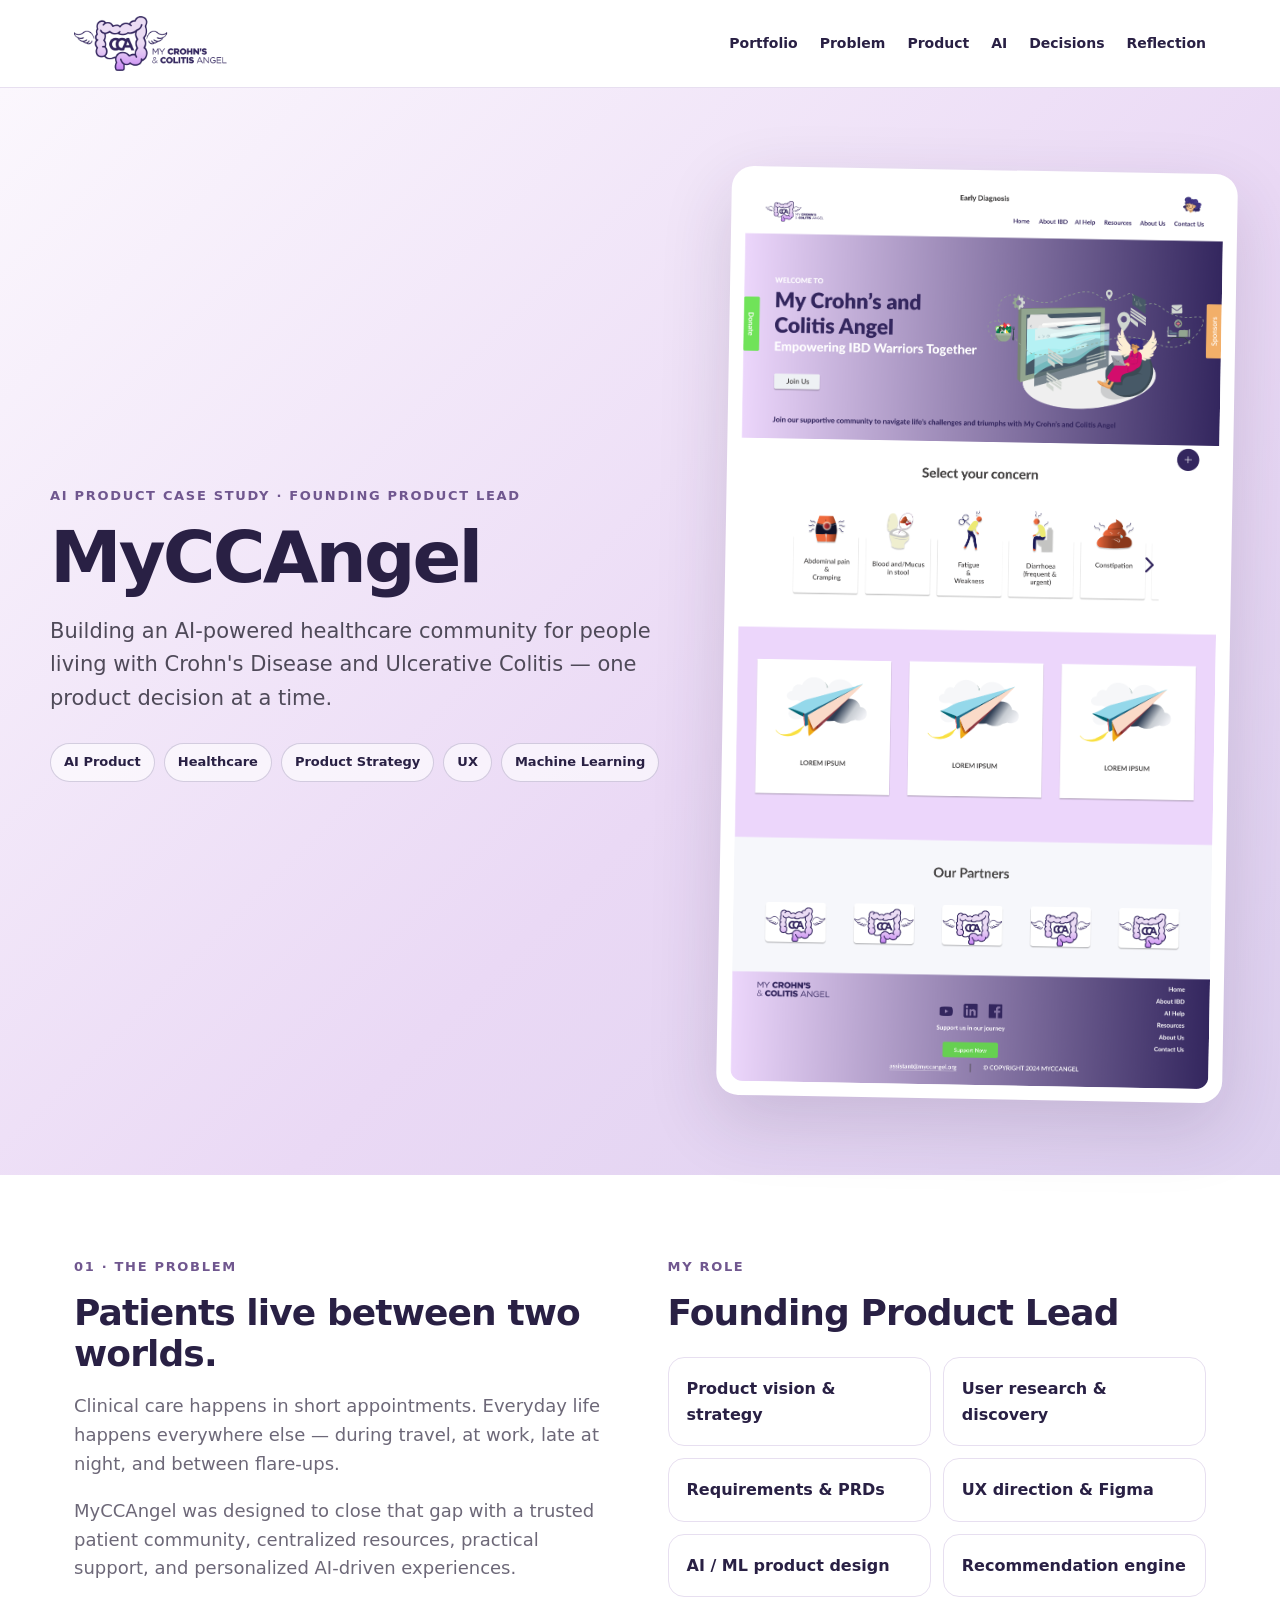
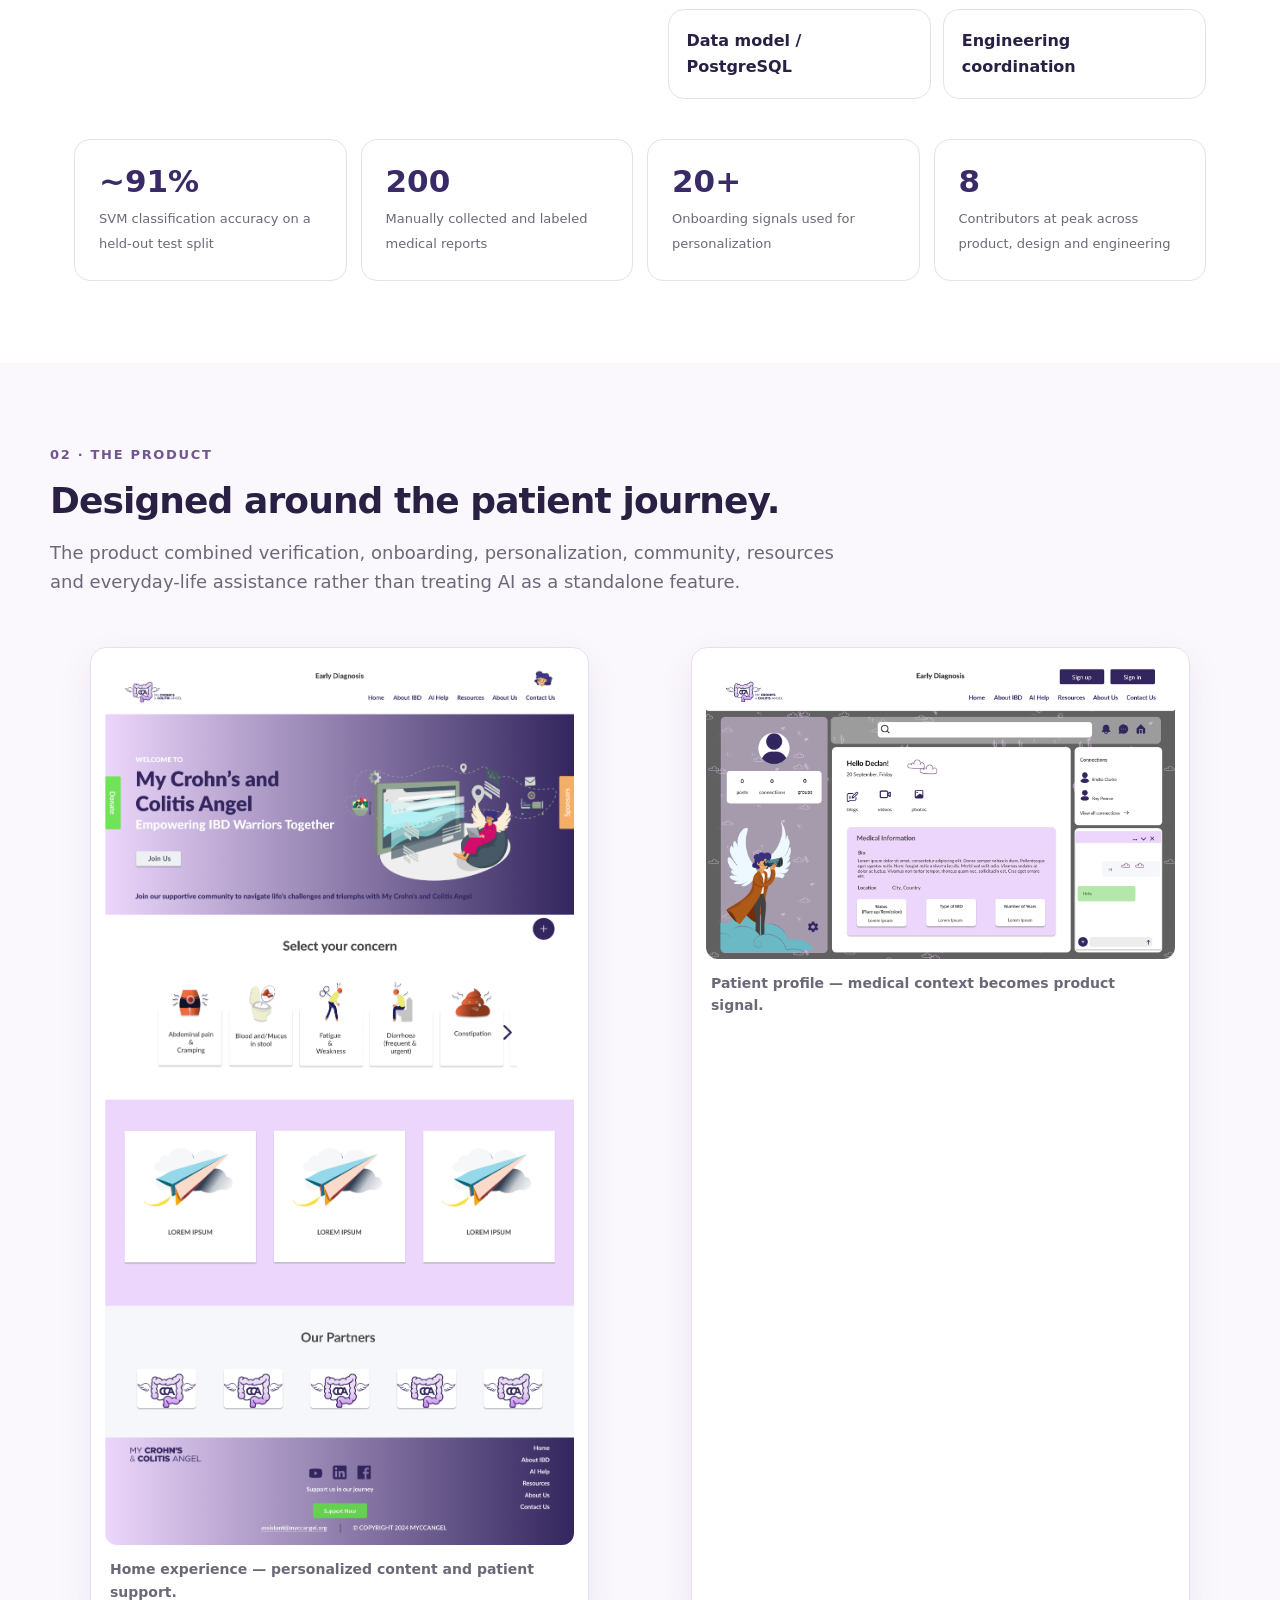
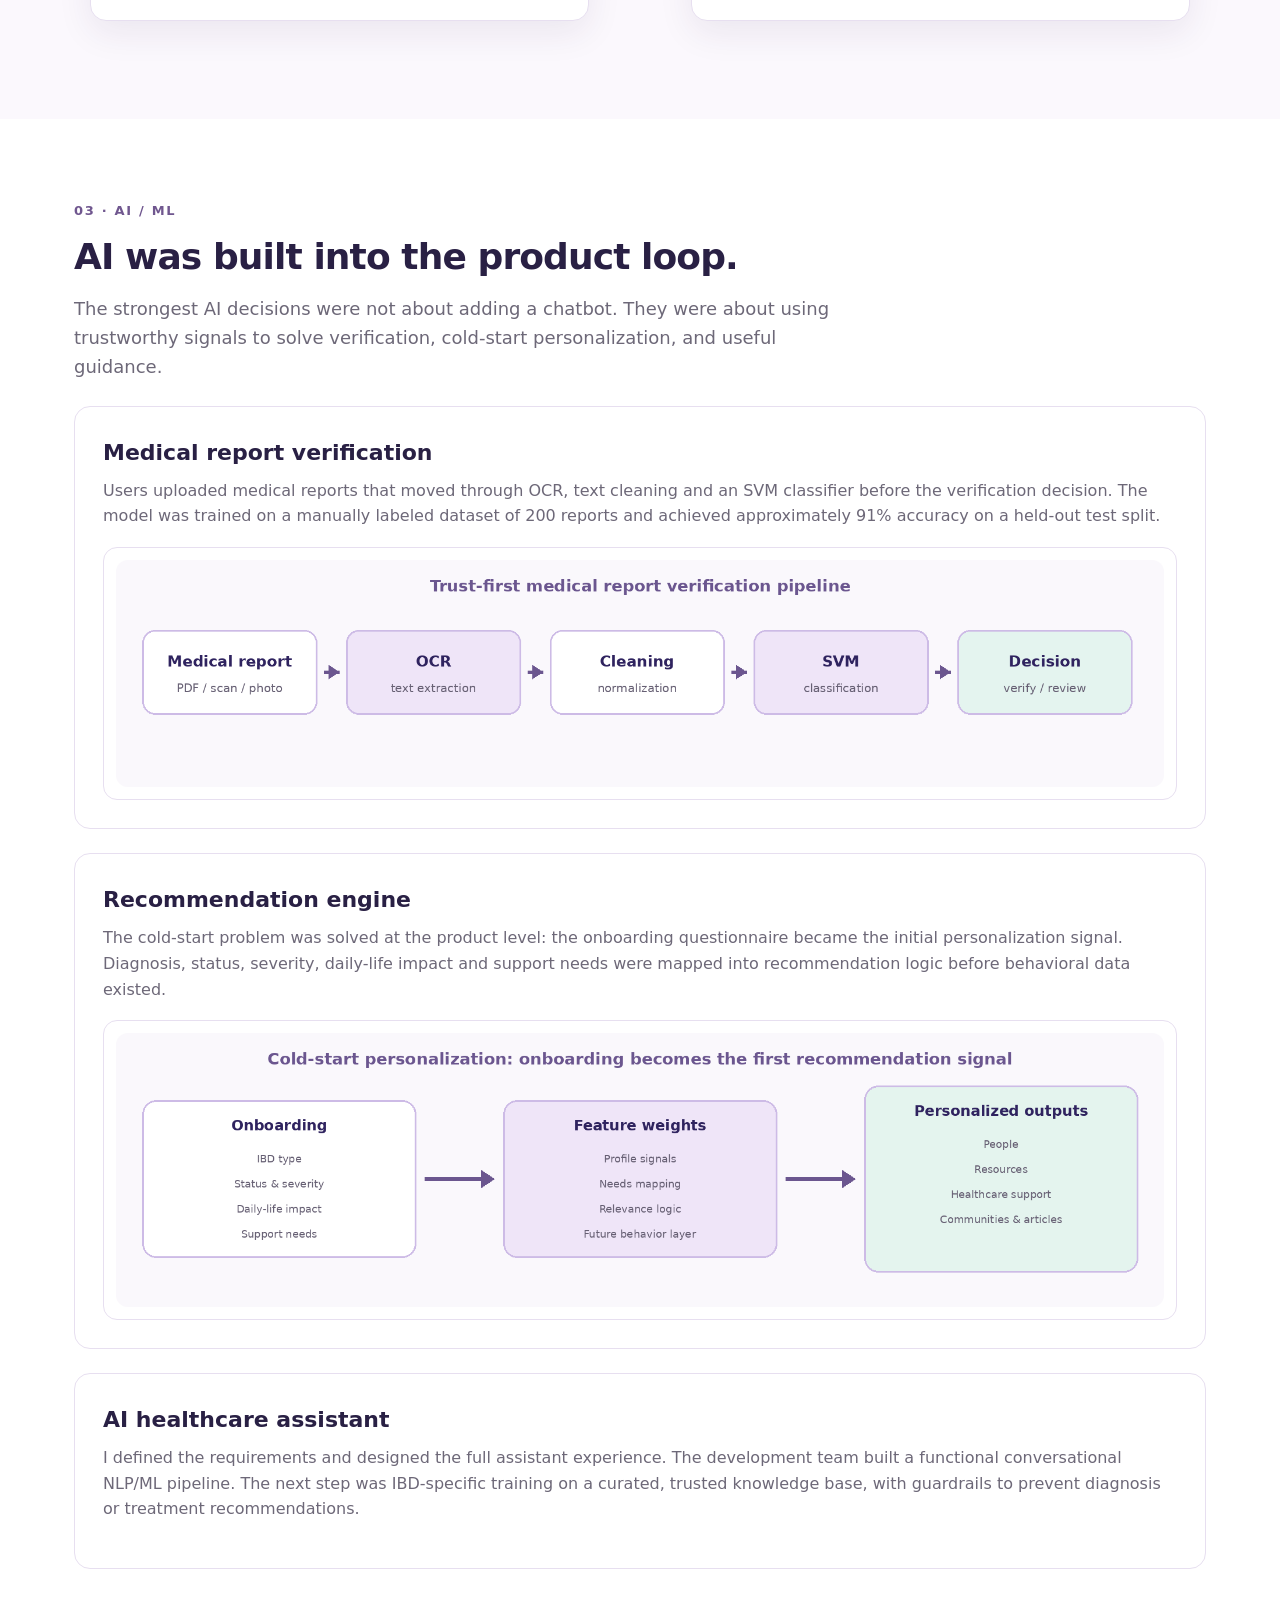
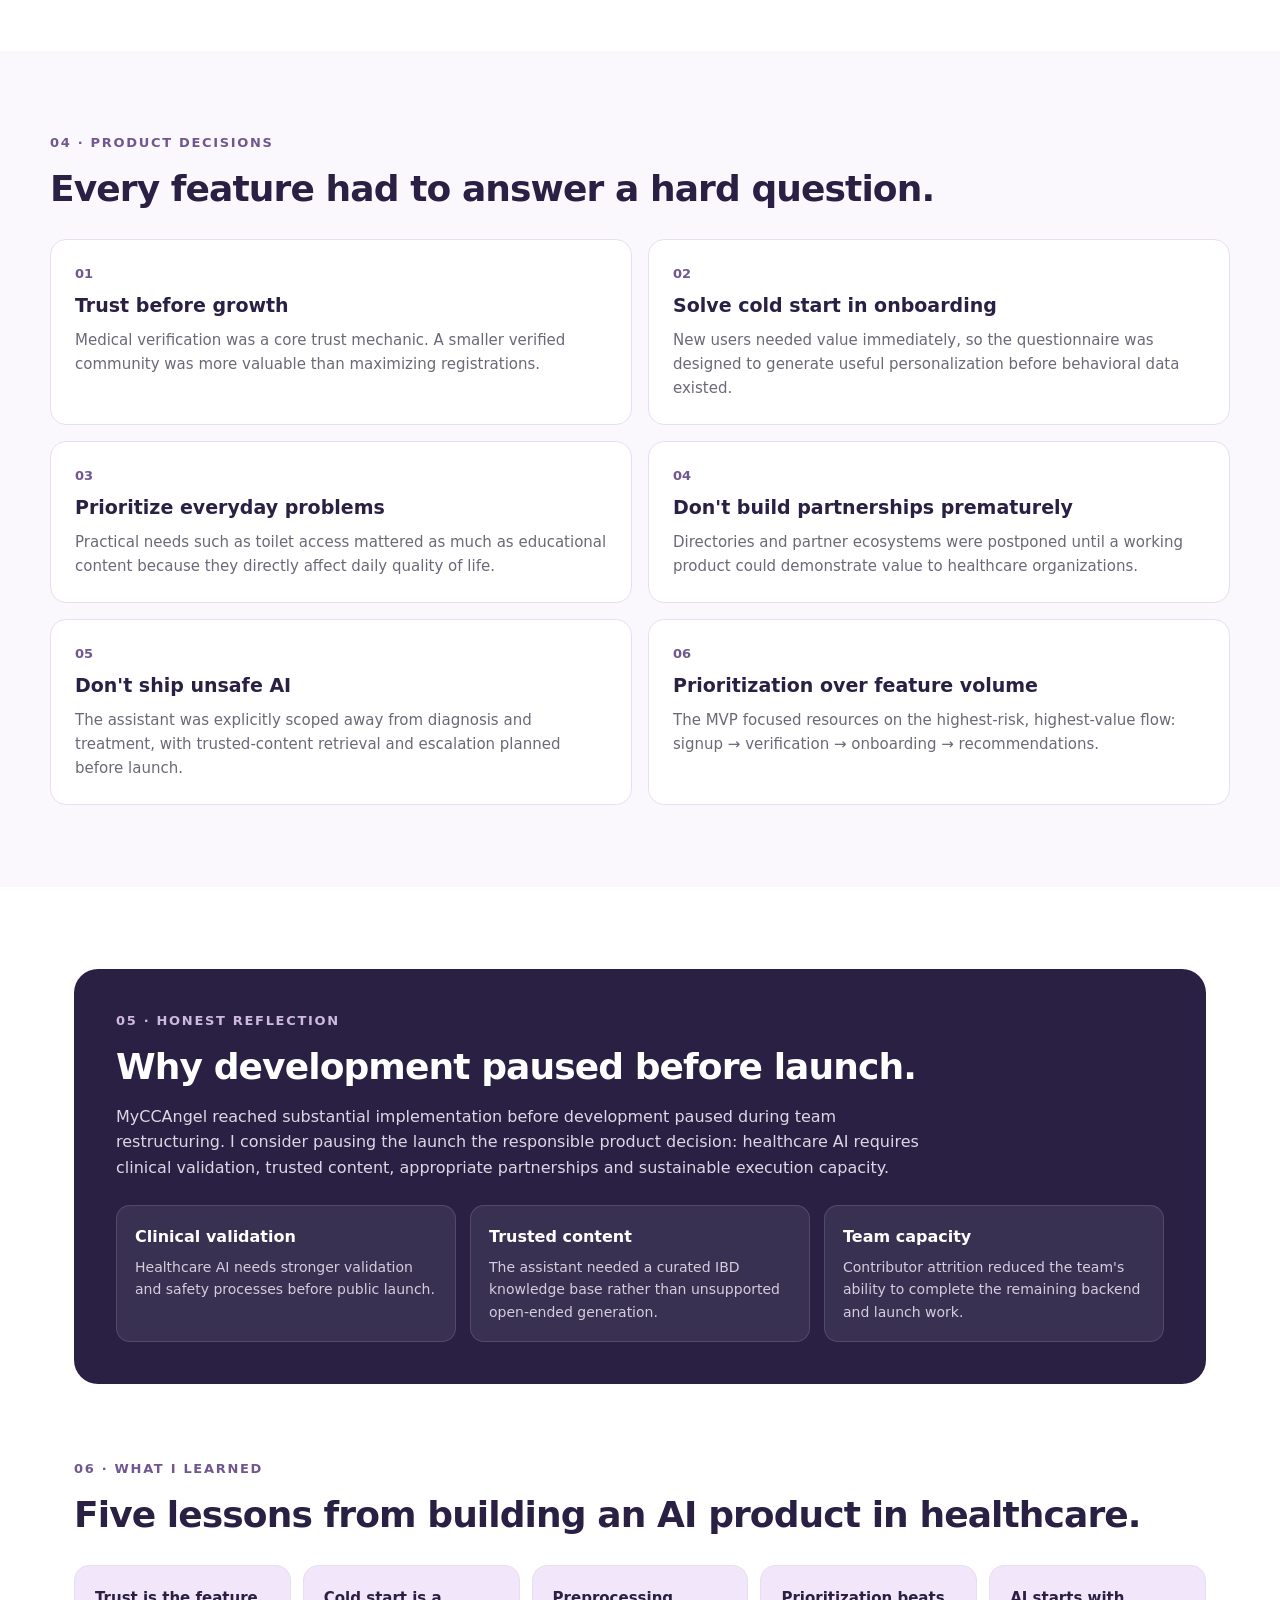
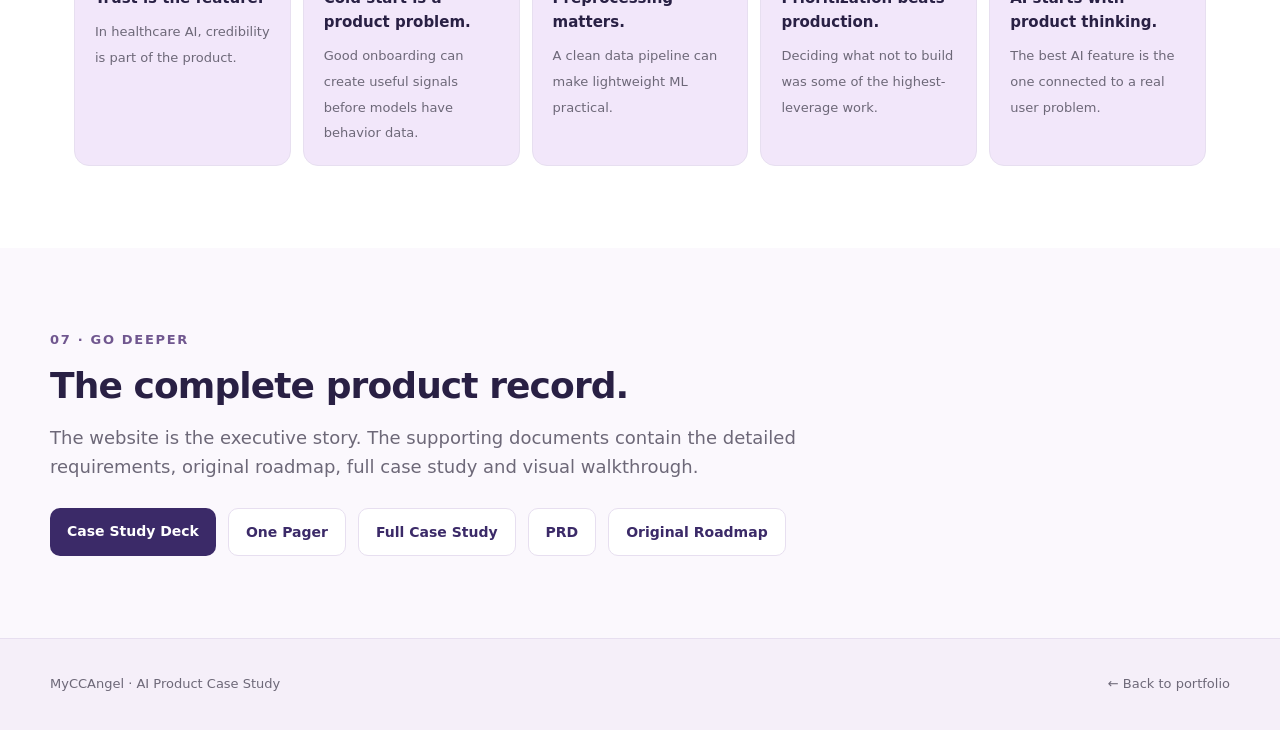
<file: myccangel/index.html>
<!DOCTYPE html>
<html lang="en">
<head>
<meta charset="UTF-8">
<meta name="viewport" content="width=device-width,initial-scale=1.0">

<title>MyCCAngel | AI Product Case Study</title>

<meta name="description"
content="MyCCAngel AI healthcare product case study — Founding Product Lead, AI, healthcare, UX and product strategy.">

<style>
:root{
  --ink:#292044;
  --muted:#6d6878;
  --purple:#3b2a68;
  --purple2:#70578f;
  --lav:#f2e7fa;
  --lav2:#fbf8fd;
  --line:#e7dff0;
  --max:1180px;
}

*{
  box-sizing:border-box;
}

html{
  scroll-behavior:smooth;
}

body{
  margin:0;
  font-family:Inter,system-ui,-apple-system,"Segoe UI",sans-serif;
  color:var(--ink);
  line-height:1.6;
}

a{
  color:inherit;
  text-decoration:none;
}

img{
  max-width:100%;
  display:block;
}

/* NAV */

.nav{
  position:sticky;
  top:0;
  z-index:10;
  background:rgba(255,255,255,.96);
  backdrop-filter:blur(10px);
  border-bottom:1px solid var(--line);
}

.nav-inner{
  max-width:var(--max);
  margin:auto;
  padding:16px 24px;
  display:flex;
  align-items:center;
  justify-content:space-between;
}

.brand img{
  width:155px;
}

.nav-links{
  display:flex;
  gap:22px;
  font-size:14px;
  font-weight:700;
}

.nav-links a:hover{
  color:var(--purple2);
}

/* HERO */

.hero{
  background:linear-gradient(
    135deg,
    #fbf7fd,
    #ead9f5 58%,
    #ddd0ef
  );
  padding:82px 24px 76px;
}

.hero-inner{
  max-width:var(--max);
  margin:auto;
  display:grid;
  grid-template-columns:1.1fr .9fr;
  gap:55px;
  align-items:center;
}

.eyebrow{
  text-transform:uppercase;
  letter-spacing:.13em;
  font-size:13px;
  font-weight:800;
  color:var(--purple2);
  margin-bottom:14px;
}

h1{
  font-size:clamp(42px,6vw,72px);
  line-height:1.02;
  margin:0 0 20px;
  letter-spacing:-.04em;
}

.hero p{
  font-size:21px;
  max-width:680px;
  color:#4f4a59;
  margin:0 0 28px;
}

.chips{
  display:flex;
  flex-wrap:wrap;
  gap:9px;
}

.chip{
  padding:8px 13px;
  border:1px solid rgba(59,42,104,.2);
  border-radius:999px;
  background:rgba(255,255,255,.62);
  font-size:13px;
  font-weight:700;
}

.hero-shot{
  background:#fff;
  border-radius:22px;
  padding:14px;
  box-shadow:0 25px 70px rgba(48,31,76,.16);
  transform:rotate(1deg);
}

.hero-shot img,
.screen img,
.diagram img{
  width:100%;
  border-radius:12px;
}

/* SECTIONS */

.section{
  max-width:var(--max);
  margin:auto;
  padding:82px 24px;
}

.section.alt{
  max-width:none;
  background:var(--lav2);
}

.section.alt>.inner{
  max-width:var(--max);
  margin:auto;
}

.section h2{
  font-size:36px;
  line-height:1.15;
  margin:0 0 16px;
  letter-spacing:-.025em;
}

.lead{
  font-size:18px;
  color:var(--muted);
  max-width:790px;
}

/* ROLE */

.two{
  display:grid;
  grid-template-columns:1fr 1fr;
  gap:55px;
}

.role-grid{
  display:grid;
  grid-template-columns:1fr 1fr;
  gap:12px;
  margin-top:24px;
}

.role,
.stat,
.screen,
.decision,
.ai-card{
  background:#fff;
  border:1px solid var(--line);
  border-radius:16px;
}

.role{
  padding:18px;
  font-weight:700;
}

/* STATS */

.stats{
  display:grid;
  grid-template-columns:repeat(4,1fr);
  gap:14px;
  margin-top:40px;
}

.stat{
  padding:24px;
}

.stat strong{
  display:block;
  font-size:31px;
  line-height:1.1;
  color:var(--purple);
  margin-bottom:7px;
}

.stat span{
  font-size:13px;
  color:var(--muted);
}

/* PRODUCT SCREENS */

.screens{
  display:grid;
  grid-template-columns:1fr 1fr;
  gap:22px;
  margin-top:34px;
}

.screen{
  padding:14px;
  box-shadow:0 12px 35px rgba(48,31,76,.08);
}

figcaption{
  padding:13px 5px 3px;
  font-size:14px;
  color:var(--muted);
  font-weight:650;
}

/* AI */

.ai-card{
  margin-top:24px;
  padding:28px;
}

.ai-card h3{
  margin:0 0 8px;
  font-size:22px;
}

.ai-card p{
  color:var(--muted);
  margin:0 0 18px;
}

.diagram{
  border:1px solid var(--line);
  border-radius:14px;
  padding:12px;
  background:#fff;
}

/* DECISIONS */

.decisions{
  display:grid;
  grid-template-columns:repeat(2,1fr);
  gap:16px;
  margin-top:30px;
}

.decision{
  padding:24px;
}

.decision .num{
  font-size:13px;
  font-weight:900;
  color:var(--purple2);
}

.decision h3{
  margin:5px 0 8px;
  font-size:19px;
}

.decision p{
  margin:0;
  color:var(--muted);
  font-size:15px;
}

/* REFLECTION */

.pause{
  background:var(--ink);
  color:#fff;
  border-radius:24px;
  padding:42px;
}

.pause .eyebrow{
  color:#cdb9df;
}

.pause p{
  color:#ddd7e5;
  max-width:820px;
}

.pause-grid{
  display:grid;
  grid-template-columns:repeat(3,1fr);
  gap:14px;
  margin-top:25px;
}

.pause-item{
  background:rgba(255,255,255,.08);
  border:1px solid rgba(255,255,255,.12);
  border-radius:14px;
  padding:18px;
}

.pause-item span{
  display:block;
  font-size:14px;
  color:#d4cddd;
  margin-top:6px;
}

/* LESSONS */

.lessons{
  display:grid;
  grid-template-columns:repeat(5,1fr);
  gap:12px;
  margin-top:30px;
}

.lesson{
  padding:20px;
  border-radius:15px;
  background:var(--lav);
  border:1px solid var(--line);
}

.lesson strong{
  display:block;
  font-size:15px;
  margin-bottom:8px;
}

.lesson span{
  font-size:13px;
  color:var(--muted);
}

/* DOCUMENTS */

.docs{
  display:flex;
  flex-wrap:wrap;
  gap:12px;
  margin-top:26px;
}

.button{
  display:inline-flex;
  padding:12px 17px;
  border-radius:10px;
  background:var(--purple);
  color:#fff;
  font-weight:750;
  font-size:14px;
}

.button:hover{
  background:var(--purple2);
}

.button.secondary{
  background:#fff;
  color:var(--purple);
  border:1px solid var(--line);
}

/* FOOTER */

.footer{
  background:#f5eff9;
  border-top:1px solid var(--line);
  padding:35px 24px;
}

.footer-inner{
  max-width:var(--max);
  margin:auto;
  display:flex;
  justify-content:space-between;
  color:var(--muted);
  font-size:13px;
}

/* MOBILE */

@media(max-width:850px){

  .hero-inner,
  .two{
    grid-template-columns:1fr;
  }

  .stats{
    grid-template-columns:1fr 1fr;
  }

  .lessons,
  .pause-grid{
    grid-template-columns:1fr 1fr;
  }

  .nav-links{
    display:none;
  }
}

@media(max-width:600px){

  .hero{
    padding-top:55px;
  }

  .section{
    padding:60px 18px;
  }

  .stats,
  .screens,
  .decisions,
  .role-grid,
  .lessons,
  .pause-grid{
    grid-template-columns:1fr;
  }

  .pause{
    padding:28px;
  }

  .footer-inner{
    flex-direction:column;
    gap:10px;
  }
}
</style>
</head>

<body>

<!-- NAV -->

<nav class="nav">
  <div class="nav-inner">

    <a class="brand" href="../index.html">
      <img
        src="../assets/myccangel/logo.png"
        alt="MyCCAngel">
    </a>

    <div class="nav-links">
      <a href="../index.html">Portfolio</a>
      <a href="#problem">Problem</a>
      <a href="#product">Product</a>
      <a href="#ai">AI</a>
      <a href="#decisions">Decisions</a>
      <a href="#reflection">Reflection</a>
    </div>

  </div>
</nav>


<!-- HERO -->

<header class="hero">

  <div class="hero-inner">

    <div>

      <div class="eyebrow">
        AI Product Case Study · Founding Product Lead
      </div>

      <h1>MyCCAngel</h1>

      <p>
        Building an AI-powered healthcare community for people living
        with Crohn's Disease and Ulcerative Colitis — one product
        decision at a time.
      </p>

      <div class="chips">
        <span class="chip">AI Product</span>
        <span class="chip">Healthcare</span>
        <span class="chip">Product Strategy</span>
        <span class="chip">UX</span>
        <span class="chip">Machine Learning</span>
      </div>

    </div>

    <div class="hero-shot">

      <img
        src="../assets/myccangel/home.png"
        alt="MyCCAngel product home screen">

    </div>

  </div>

</header>


<!-- PROBLEM -->

<section class="section" id="problem">

  <div class="two">

    <div>

      <div class="eyebrow">
        01 · The problem
      </div>

      <h2>
        Patients live between two worlds.
      </h2>

      <p class="lead">
        Clinical care happens in short appointments.
        Everyday life happens everywhere else — during travel,
        at work, late at night, and between flare-ups.
      </p>

      <p class="lead">
        MyCCAngel was designed to close that gap with a trusted
        patient community, centralized resources, practical support,
        and personalized AI-driven experiences.
      </p>

    </div>


    <div>

      <div class="eyebrow">
        My role
      </div>

      <h2>
        Founding Product Lead
      </h2>

      <div class="role-grid">

        <div class="role">Product vision & strategy</div>
        <div class="role">User research & discovery</div>
        <div class="role">Requirements & PRDs</div>
        <div class="role">UX direction & Figma</div>
        <div class="role">AI / ML product design</div>
        <div class="role">Recommendation engine</div>
        <div class="role">Data model / PostgreSQL</div>
        <div class="role">Engineering coordination</div>

      </div>

    </div>

  </div>


  <div class="stats">

    <div class="stat">
      <strong>~91%</strong>
      <span>SVM classification accuracy on a held-out test split</span>
    </div>

    <div class="stat">
      <strong>200</strong>
      <span>Manually collected and labeled medical reports</span>
    </div>

    <div class="stat">
      <strong>20+</strong>
      <span>Onboarding signals used for personalization</span>
    </div>

    <div class="stat">
      <strong>8</strong>
      <span>Contributors at peak across product, design and engineering</span>
    </div>

  </div>

</section>


<!-- PRODUCT -->

<section class="section alt" id="product">

  <div class="inner">

    <div class="eyebrow">
      02 · The product
    </div>

    <h2>
      Designed around the patient journey.
    </h2>

    <p class="lead">
      The product combined verification, onboarding, personalization,
      community, resources and everyday-life assistance rather than
      treating AI as a standalone feature.
    </p>


    <div class="screens">

      <figure class="screen">

        <img
          src="../assets/myccangel/home.png"
          alt="MyCCAngel home experience">

        <figcaption>
          Home experience — personalized content and patient support.
        </figcaption>

      </figure>


      <figure class="screen">

        <img
          src="../assets/myccangel/profile.png"
          alt="MyCCAngel patient profile">

        <figcaption>
          Patient profile — medical context becomes product signal.
        </figcaption>

      </figure>

    </div>

  </div>

</section>


<!-- AI -->

<section class="section" id="ai">

  <div class="eyebrow">
    03 · AI / ML
  </div>

  <h2>
    AI was built into the product loop.
  </h2>

  <p class="lead">
    The strongest AI decisions were not about adding a chatbot.
    They were about using trustworthy signals to solve verification,
    cold-start personalization, and useful guidance.
  </p>


  <!-- VERIFICATION -->

  <div class="ai-card">

    <h3>
      Medical report verification
    </h3>

    <p>
      Users uploaded medical reports that moved through OCR,
      text cleaning and an SVM classifier before the verification
      decision. The model was trained on a manually labeled dataset
      of 200 reports and achieved approximately 91% accuracy on a
      held-out test split.
    </p>

    <div class="diagram">

      <img
        src="../assets/myccangel/verification-pipeline.png"
        alt="Medical report verification pipeline">

    </div>

  </div>


  <!-- RECOMMENDATION -->

  <div class="ai-card">

    <h3>
      Recommendation engine
    </h3>

    <p>
      The cold-start problem was solved at the product level:
      the onboarding questionnaire became the initial personalization
      signal. Diagnosis, status, severity, daily-life impact and
      support needs were mapped into recommendation logic before
      behavioral data existed.
    </p>

    <div class="diagram">

      <img
        src="../assets/myccangel/recommendation-engine.png"
        alt="MyCCAngel recommendation engine flow">

    </div>

  </div>


  <!-- ASSISTANT -->

  <div class="ai-card">

    <h3>
      AI healthcare assistant
    </h3>

    <p>
      I defined the requirements and designed the full assistant
      experience. The development team built a functional
      conversational NLP/ML pipeline. The next step was IBD-specific
      training on a curated, trusted knowledge base, with guardrails
      to prevent diagnosis or treatment recommendations.
    </p>

  </div>

</section>


<!-- DECISIONS -->

<section class="section alt" id="decisions">

  <div class="inner">

    <div class="eyebrow">
      04 · Product decisions
    </div>

    <h2>
      Every feature had to answer a hard question.
    </h2>


    <div class="decisions">

      <div class="decision">
        <div class="num">01</div>
        <h3>Trust before growth</h3>
        <p>
          Medical verification was a core trust mechanic.
          A smaller verified community was more valuable than
          maximizing registrations.
        </p>
      </div>


      <div class="decision">
        <div class="num">02</div>
        <h3>Solve cold start in onboarding</h3>
        <p>
          New users needed value immediately, so the questionnaire
          was designed to generate useful personalization before
          behavioral data existed.
        </p>
      </div>


      <div class="decision">
        <div class="num">03</div>
        <h3>Prioritize everyday problems</h3>
        <p>
          Practical needs such as toilet access mattered as much
          as educational content because they directly affect
          daily quality of life.
        </p>
      </div>


      <div class="decision">
        <div class="num">04</div>
        <h3>Don't build partnerships prematurely</h3>
        <p>
          Directories and partner ecosystems were postponed until
          a working product could demonstrate value to healthcare
          organizations.
        </p>
      </div>


      <div class="decision">
        <div class="num">05</div>
        <h3>Don't ship unsafe AI</h3>
        <p>
          The assistant was explicitly scoped away from diagnosis
          and treatment, with trusted-content retrieval and
          escalation planned before launch.
        </p>
      </div>


      <div class="decision">
        <div class="num">06</div>
        <h3>Prioritization over feature volume</h3>
        <p>
          The MVP focused resources on the highest-risk,
          highest-value flow:
          signup → verification → onboarding → recommendations.
        </p>
      </div>

    </div>

  </div>

</section>


<!-- REFLECTION -->

<section class="section" id="reflection">

  <div class="pause">

    <div class="eyebrow">
      05 · Honest reflection
    </div>

    <h2>
      Why development paused before launch.
    </h2>

    <p>
      MyCCAngel reached substantial implementation before development
      paused during team restructuring. I consider pausing the launch
      the responsible product decision: healthcare AI requires clinical
      validation, trusted content, appropriate partnerships and
      sustainable execution capacity.
    </p>


    <div class="pause-grid">

      <div class="pause-item">
        <strong>Clinical validation</strong>
        <span>
          Healthcare AI needs stronger validation and safety processes
          before public launch.
        </span>
      </div>

      <div class="pause-item">
        <strong>Trusted content</strong>
        <span>
          The assistant needed a curated IBD knowledge base rather
          than unsupported open-ended generation.
        </span>
      </div>

      <div class="pause-item">
        <strong>Team capacity</strong>
        <span>
          Contributor attrition reduced the team's ability to complete
          the remaining backend and launch work.
        </span>
      </div>

    </div>

  </div>


  <div style="margin-top:75px">

    <div class="eyebrow">
      06 · What I learned
    </div>

    <h2>
      Five lessons from building an AI product in healthcare.
    </h2>


    <div class="lessons">

      <div class="lesson">
        <strong>Trust is the feature.</strong>
        <span>
          In healthcare AI, credibility is part of the product.
        </span>
      </div>

      <div class="lesson">
        <strong>Cold start is a product problem.</strong>
        <span>
          Good onboarding can create useful signals before models
          have behavior data.
        </span>
      </div>

      <div class="lesson">
        <strong>Preprocessing matters.</strong>
        <span>
          A clean data pipeline can make lightweight ML practical.
        </span>
      </div>

      <div class="lesson">
        <strong>Prioritization beats production.</strong>
        <span>
          Deciding what not to build was some of the highest-leverage work.
        </span>
      </div>

      <div class="lesson">
        <strong>AI starts with product thinking.</strong>
        <span>
          The best AI feature is the one connected to a real user problem.
        </span>
      </div>

    </div>

  </div>

</section>


<!-- DOCUMENTS -->

<section class="section alt">

  <div class="inner">

    <div class="eyebrow">
      07 · Go deeper
    </div>

    <h2>
      The complete product record.
    </h2>

    <p class="lead">
      The website is the executive story. The supporting documents
      contain the detailed requirements, original roadmap, full case
      study and visual walkthrough.
    </p>


    <div class="docs">

      <a
        class="button"
        href="../docs/MyCCAngel_CaseStudy_Deck.pdf"
        target="_blank">
        Case Study Deck
      </a>

      <a
        class="button secondary"
        href="../docs/MyCCAngel_CaseStudy_OnePager.pdf"
        target="_blank">
        One Pager
      </a>

      <a
        class="button secondary"
        href="../docs/MyCCAngel_CaseStudy_Full.pdf"
        target="_blank">
        Full Case Study
      </a>

      <a
        class="button secondary"
        href="../docs/MyCCAngel_PRD.pdf"
        target="_blank">
        PRD
      </a>

      <a
        class="button secondary"
        href="../docs/MyCCAngel_Roadmap.pdf"
        target="_blank">
        Original Roadmap
      </a>

    </div>

  </div>

</section>


<!-- FOOTER -->

<footer class="footer">

  <div class="footer-inner">

    <span>
      MyCCAngel · AI Product Case Study
    </span>

    <a href="../index.html">
      ← Back to portfolio
    </a>

  </div>

</footer>

</body>
</html>
</file>
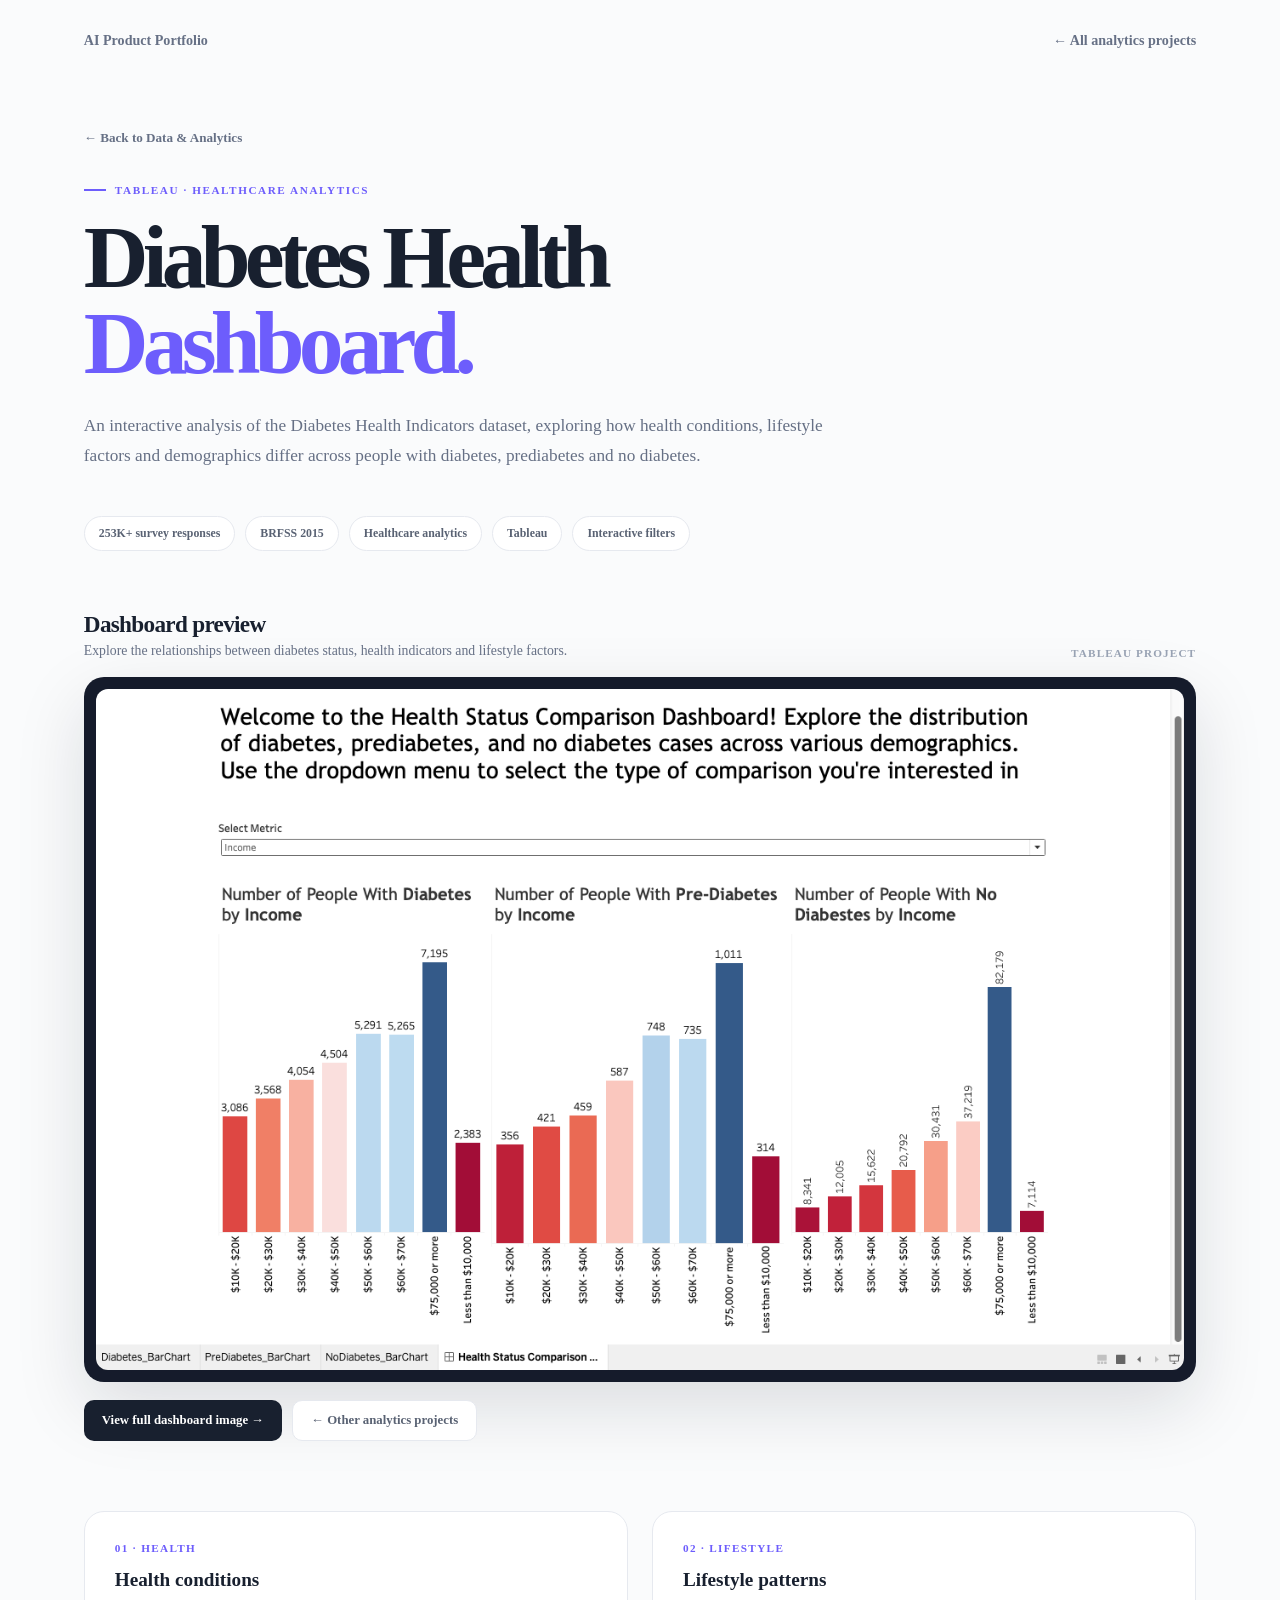
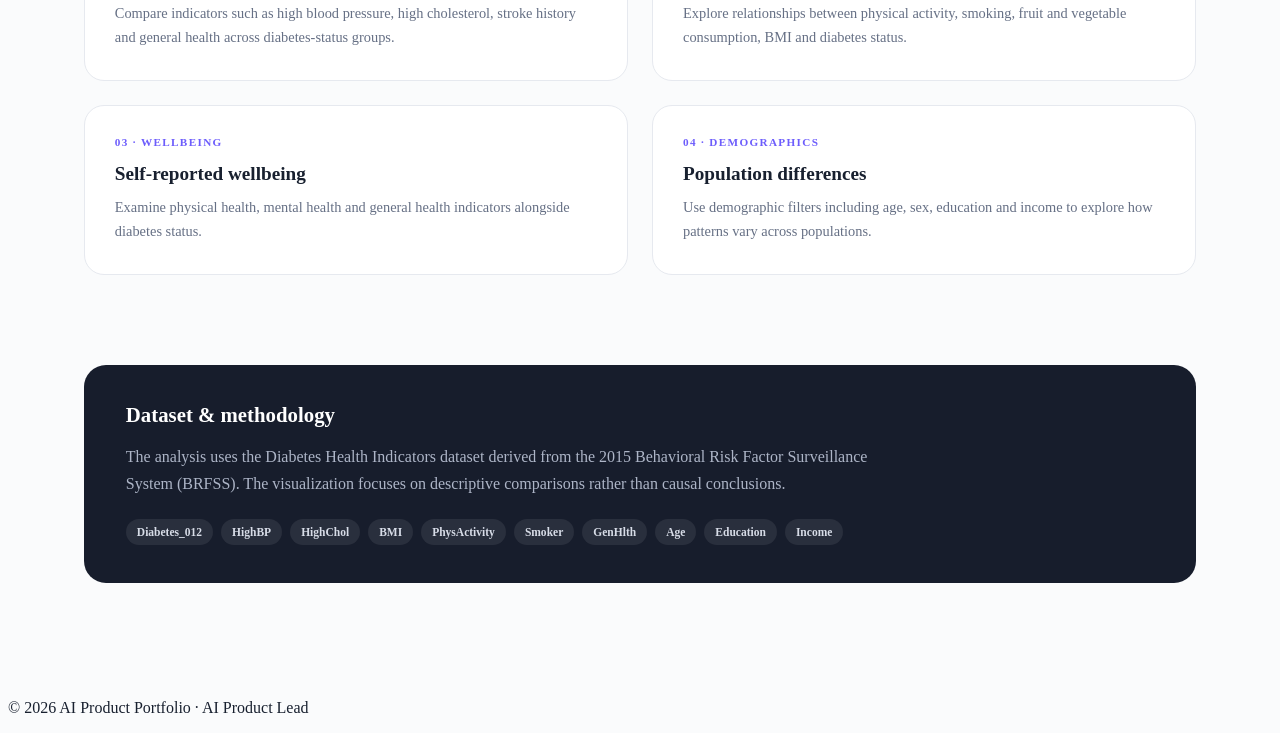
<file: analytics/diabetes/index.html>
<!DOCTYPE html>
<html lang="en">

<head>
  <meta charset="UTF-8">
  <meta name="viewport" content="width=device-width, initial-scale=1.0">

  <title>Diabetes Health Dashboard | Data Analytics</title>

  <link rel="stylesheet" href="../../style.css">

  <style>
    :root {
      --ink: #18202f;
      --muted: #667085;
      --line: #e6e9ef;
      --purple: #6d5dfc;
      --teal: #159a9c;
      --navy: #151b2b;
    }

    body {
      background: #fafbfc;
      color: var(--ink);
    }

    .project-nav {
      max-width: 1250px;
      margin: auto;
      padding: 24px 6%;
      display: flex;
      justify-content: space-between;
      align-items: center;
    }

    .project-brand {
      text-decoration: none;
      color: var(--ink);
      font-weight: 800;
    }

    .project-nav a {
      color: #667085;
      text-decoration: none;
      font-size: .88rem;
      font-weight: 650;
    }

    .project-nav a:hover {
      color: var(--ink);
    }

    .project-hero {
      max-width: 1250px;
      margin: auto;
      padding: 55px 6% 45px;
    }

    .back-link {
      display: inline-block;
      margin-bottom: 38px;
      color: #667085;
      text-decoration: none;
      font-size: .82rem;
      font-weight: 700;
    }

    .back-link:hover {
      color: var(--purple);
    }

    .eyebrow {
      display: flex;
      align-items: center;
      gap: 9px;
      color: var(--purple);
      font-size: .7rem;
      font-weight: 850;
      letter-spacing: .14em;
      margin-bottom: 18px;
    }

    .eyebrow::before {
      content: "";
      width: 22px;
      height: 2px;
      background: var(--purple);
    }

    .project-hero h1 {
      max-width: 900px;
      font-size: clamp(3rem, 7vw, 5.8rem);
      line-height: .96;
      letter-spacing: -.065em;
      margin: 0 0 25px;
    }

    .project-hero h1 span {
      color: var(--purple);
    }

    .project-intro {
      max-width: 760px;
      color: var(--muted);
      font-size: 1.08rem;
      line-height: 1.75;
      margin: 0;
    }

    .project-meta {
      max-width: 1250px;
      margin: 0 auto;
      padding: 0 6% 45px;
      display: flex;
      flex-wrap: wrap;
      gap: 10px;
    }

    .meta-item {
      background: white;
      border: 1px solid var(--line);
      border-radius: 100px;
      padding: 9px 14px;
      color: #596273;
      font-size: .74rem;
      font-weight: 700;
    }

    /* DASHBOARD */

    .dashboard-section {
      max-width: 1250px;
      margin: auto;
      padding: 15px 6% 70px;
    }

    .dashboard-header {
      display: flex;
      justify-content: space-between;
      align-items: end;
      margin-bottom: 18px;
    }

    .dashboard-header h2 {
      margin: 0 0 5px;
      font-size: 1.45rem;
      letter-spacing: -.03em;
    }

    .dashboard-header p {
      margin: 0;
      color: var(--muted);
      font-size: .86rem;
    }

    .dashboard-label {
      color: #98a2b3;
      font-size: .7rem;
      font-weight: 800;
      letter-spacing: .1em;
    }

    .dashboard-frame {
      background: var(--navy);
      border-radius: 20px;
      padding: 12px;
      box-shadow: 0 25px 70px rgba(17,24,39,.13);
    }

    .dashboard-image {
      width: 100%;
      display: block;
      border-radius: 12px;
      background: #eef0f4;
    }

    /* CTA */

    .dashboard-actions {
      display: flex;
      flex-wrap: wrap;
      gap: 10px;
      margin-top: 18px;
    }

    .dashboard-button {
      display: inline-flex;
      align-items: center;
      justify-content: center;
      padding: 12px 18px;
      border-radius: 10px;
      text-decoration: none;
      font-size: .8rem;
      font-weight: 750;
    }

    .dashboard-button.primary {
      background: var(--ink);
      color: white;
    }

    .dashboard-button.primary:hover {
      background: var(--purple);
    }

    .dashboard-button.secondary {
      background: white;
      border: 1px solid var(--line);
      color: #596273;
    }

    .dashboard-button.secondary:hover {
      border-color: #cfcaff;
      color: var(--ink);
    }

    /* INSIGHTS */

    .insights {
      max-width: 1250px;
      margin: auto;
      padding: 0 6% 90px;
      display: grid;
      grid-template-columns: 1fr 1fr;
      gap: 24px;
    }

    .insight-card {
      background: white;
      border: 1px solid var(--line);
      border-radius: 20px;
      padding: 30px;
    }

    .insight-number {
      display: block;
      color: var(--purple);
      font-size: .7rem;
      font-weight: 850;
      letter-spacing: .12em;
      margin-bottom: 15px;
    }

    .insight-card h3 {
      margin: 0 0 10px;
      font-size: 1.2rem;
    }

    .insight-card p {
      margin: 0;
      color: var(--muted);
      font-size: .9rem;
      line-height: 1.7;
    }

    /* DATASET */

    .dataset {
      max-width: 1250px;
      margin: auto;
      padding: 0 6% 100px;
    }

    .dataset-inner {
      background: #171d2c;
      color: white;
      border-radius: 22px;
      padding: 38px 42px;
    }

    .dataset-inner h2 {
      margin: 0 0 12px;
      font-size: 1.3rem;
    }

    .dataset-inner p {
      max-width: 760px;
      color: #adb5c7;
      line-height: 1.7;
    }

    .dataset-tags {
      display: flex;
      flex-wrap: wrap;
      gap: 8px;
      margin-top: 22px;
    }

    .dataset-tags span {
      padding: 7px 11px;
      border-radius: 100px;
      background: rgba(255,255,255,.08);
      color: #d7dce7;
      font-size: .72rem;
      font-weight: 700;
    }

    @media (max-width: 750px) {

      .insights {
        grid-template-columns: 1fr;
      }

      .dashboard-header {
        display: block;
      }

      .dashboard-label {
        display: block;
        margin-top: 10px;
      }
    }
  </style>
</head>

<body>

<header class="project-nav">

  <a href="../../index.html" class="project-brand">
    AI Product Portfolio
  </a>

  <a href="../index.html">
    ← All analytics projects
  </a>

</header>

<main>

  <!-- HERO -->

  <section class="project-hero">

    <a href="../index.html" class="back-link">
      ← Back to Data & Analytics
    </a>

    <div class="eyebrow">
      TABLEAU · HEALTHCARE ANALYTICS
    </div>

    <h1>
      Diabetes Health
      <span>Dashboard.</span>
    </h1>

    <p class="project-intro">
      An interactive analysis of the Diabetes Health Indicators dataset,
      exploring how health conditions, lifestyle factors and demographics
      differ across people with diabetes, prediabetes and no diabetes.
    </p>

  </section>

  <!-- META -->

  <section class="project-meta">

    <span class="meta-item">253K+ survey responses</span>
    <span class="meta-item">BRFSS 2015</span>
    <span class="meta-item">Healthcare analytics</span>
    <span class="meta-item">Tableau</span>
    <span class="meta-item">Interactive filters</span>

  </section>

  <!-- DASHBOARD -->

  <section class="dashboard-section">

    <div class="dashboard-header">

      <div>
        <h2>Dashboard preview</h2>

        <p>
          Explore the relationships between diabetes status,
          health indicators and lifestyle factors.
        </p>
      </div>

      <span class="dashboard-label">
        TABLEAU PROJECT
      </span>

    </div>

    <div class="dashboard-frame">

      <img
        class="dashboard-image"
        src="../../assets/analytics/Health_Dashboard.png"
        alt="Diabetes Health Dashboard showing health, lifestyle and demographic analysis"
      >

    </div>

    <div class="dashboard-actions">

      <a
        href="../../assets/analytics/Health_Dashboard.png"
        target="_blank"
        class="dashboard-button primary"
      >
        View full dashboard image →
      </a>

      <a
        href="../index.html"
        class="dashboard-button secondary"
      >
        ← Other analytics projects
      </a>

    </div>

  </section>

  <!-- INSIGHTS -->

  <section class="insights">

    <div class="insight-card">

      <span class="insight-number">
        01 · HEALTH
      </span>

      <h3>
        Health conditions
      </h3>

      <p>
        Compare indicators such as high blood pressure, high cholesterol,
        stroke history and general health across diabetes-status groups.
      </p>

    </div>

    <div class="insight-card">

      <span class="insight-number">
        02 · LIFESTYLE
      </span>

      <h3>
        Lifestyle patterns
      </h3>

      <p>
        Explore relationships between physical activity, smoking,
        fruit and vegetable consumption, BMI and diabetes status.
      </p>

    </div>

    <div class="insight-card">

      <span class="insight-number">
        03 · WELLBEING
      </span>

      <h3>
        Self-reported wellbeing
      </h3>

      <p>
        Examine physical health, mental health and general health
        indicators alongside diabetes status.
      </p>

    </div>

    <div class="insight-card">

      <span class="insight-number">
        04 · DEMOGRAPHICS
      </span>

      <h3>
        Population differences
      </h3>

      <p>
        Use demographic filters including age, sex, education and
        income to explore how patterns vary across populations.
      </p>

    </div>

  </section>

  <!-- DATASET -->

  <section class="dataset">

    <div class="dataset-inner">

      <h2>
        Dataset & methodology
      </h2>

      <p>
        The analysis uses the Diabetes Health Indicators dataset derived
        from the 2015 Behavioral Risk Factor Surveillance System (BRFSS).
        The visualization focuses on descriptive comparisons rather than
        causal conclusions.
      </p>

      <div class="dataset-tags">
        <span>Diabetes_012</span>
        <span>HighBP</span>
        <span>HighChol</span>
        <span>BMI</span>
        <span>PhysActivity</span>
        <span>Smoker</span>
        <span>GenHlth</span>
        <span>Age</span>
        <span>Education</span>
        <span>Income</span>
      </div>

    </div>

  </section>

</main>

<footer>
  <p>© 2026 AI Product Portfolio · AI Product Lead</p>
</footer>

</body>
</html>
</file>
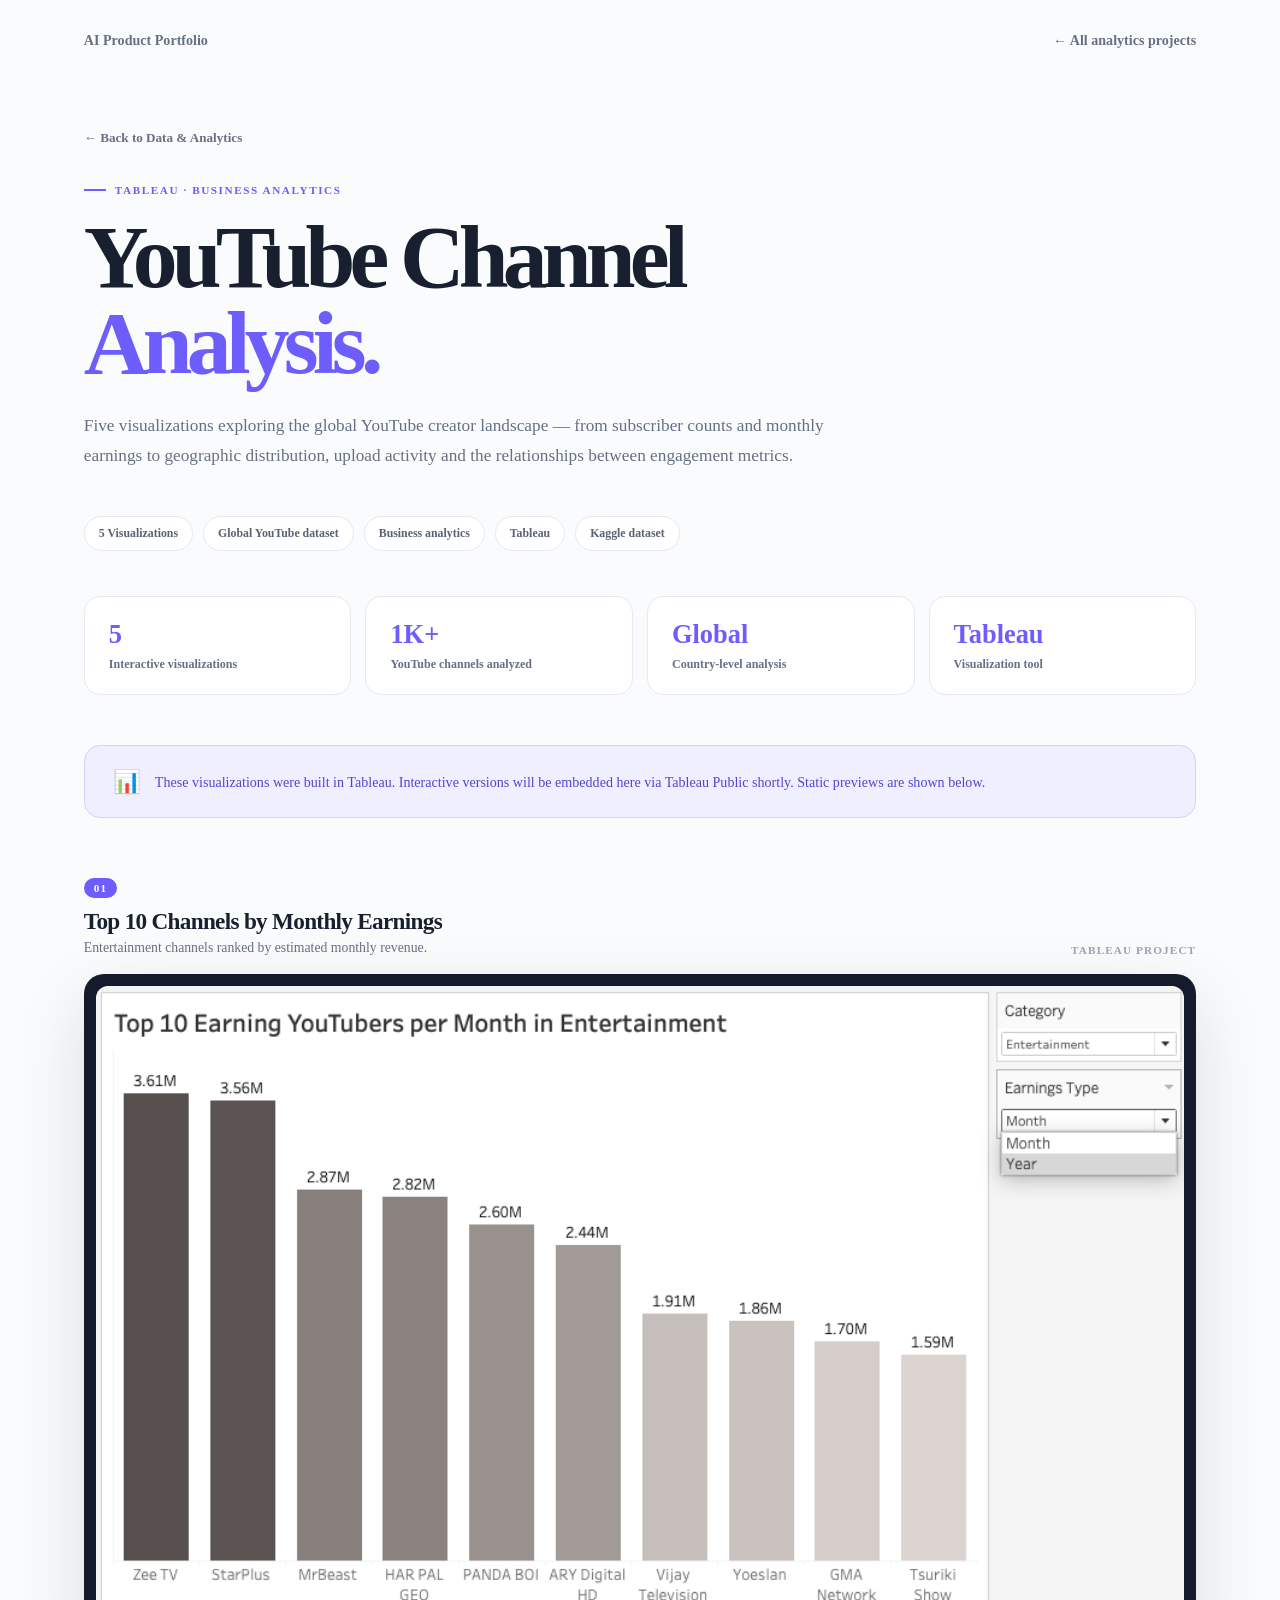
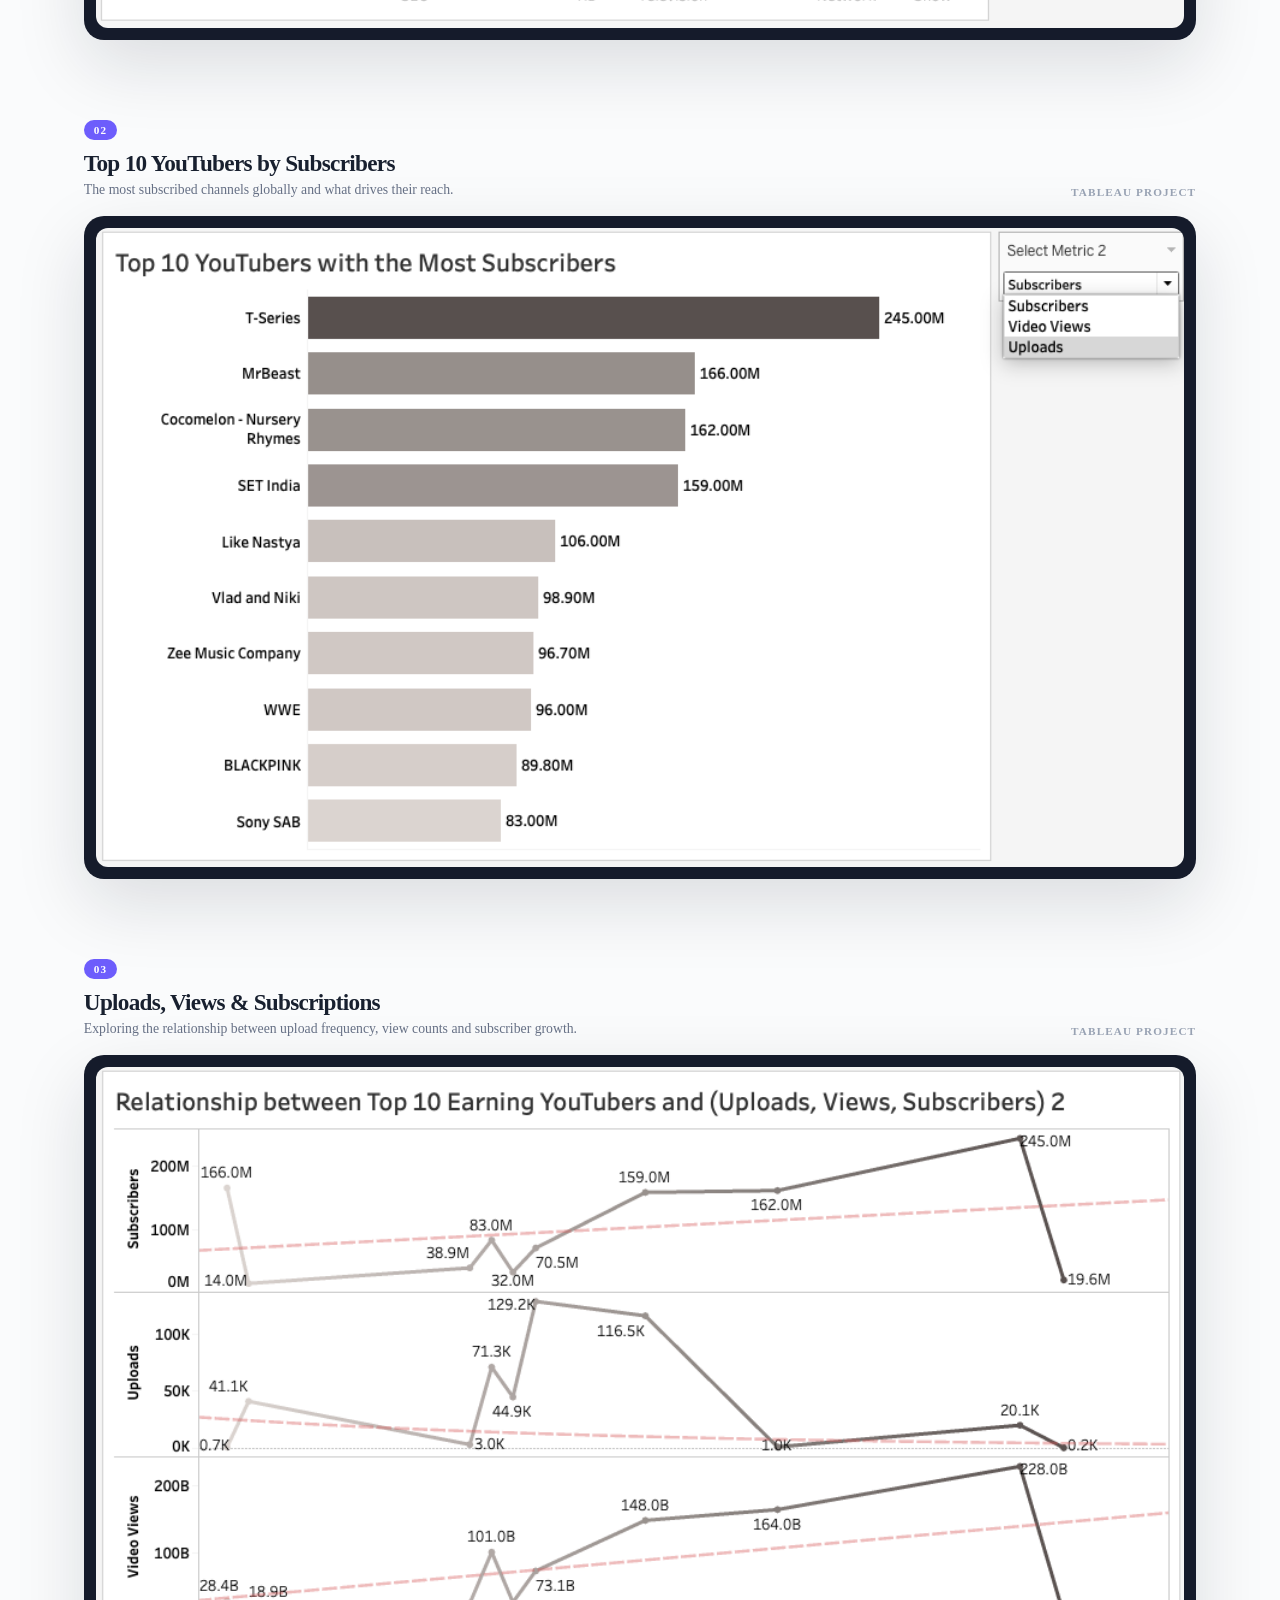
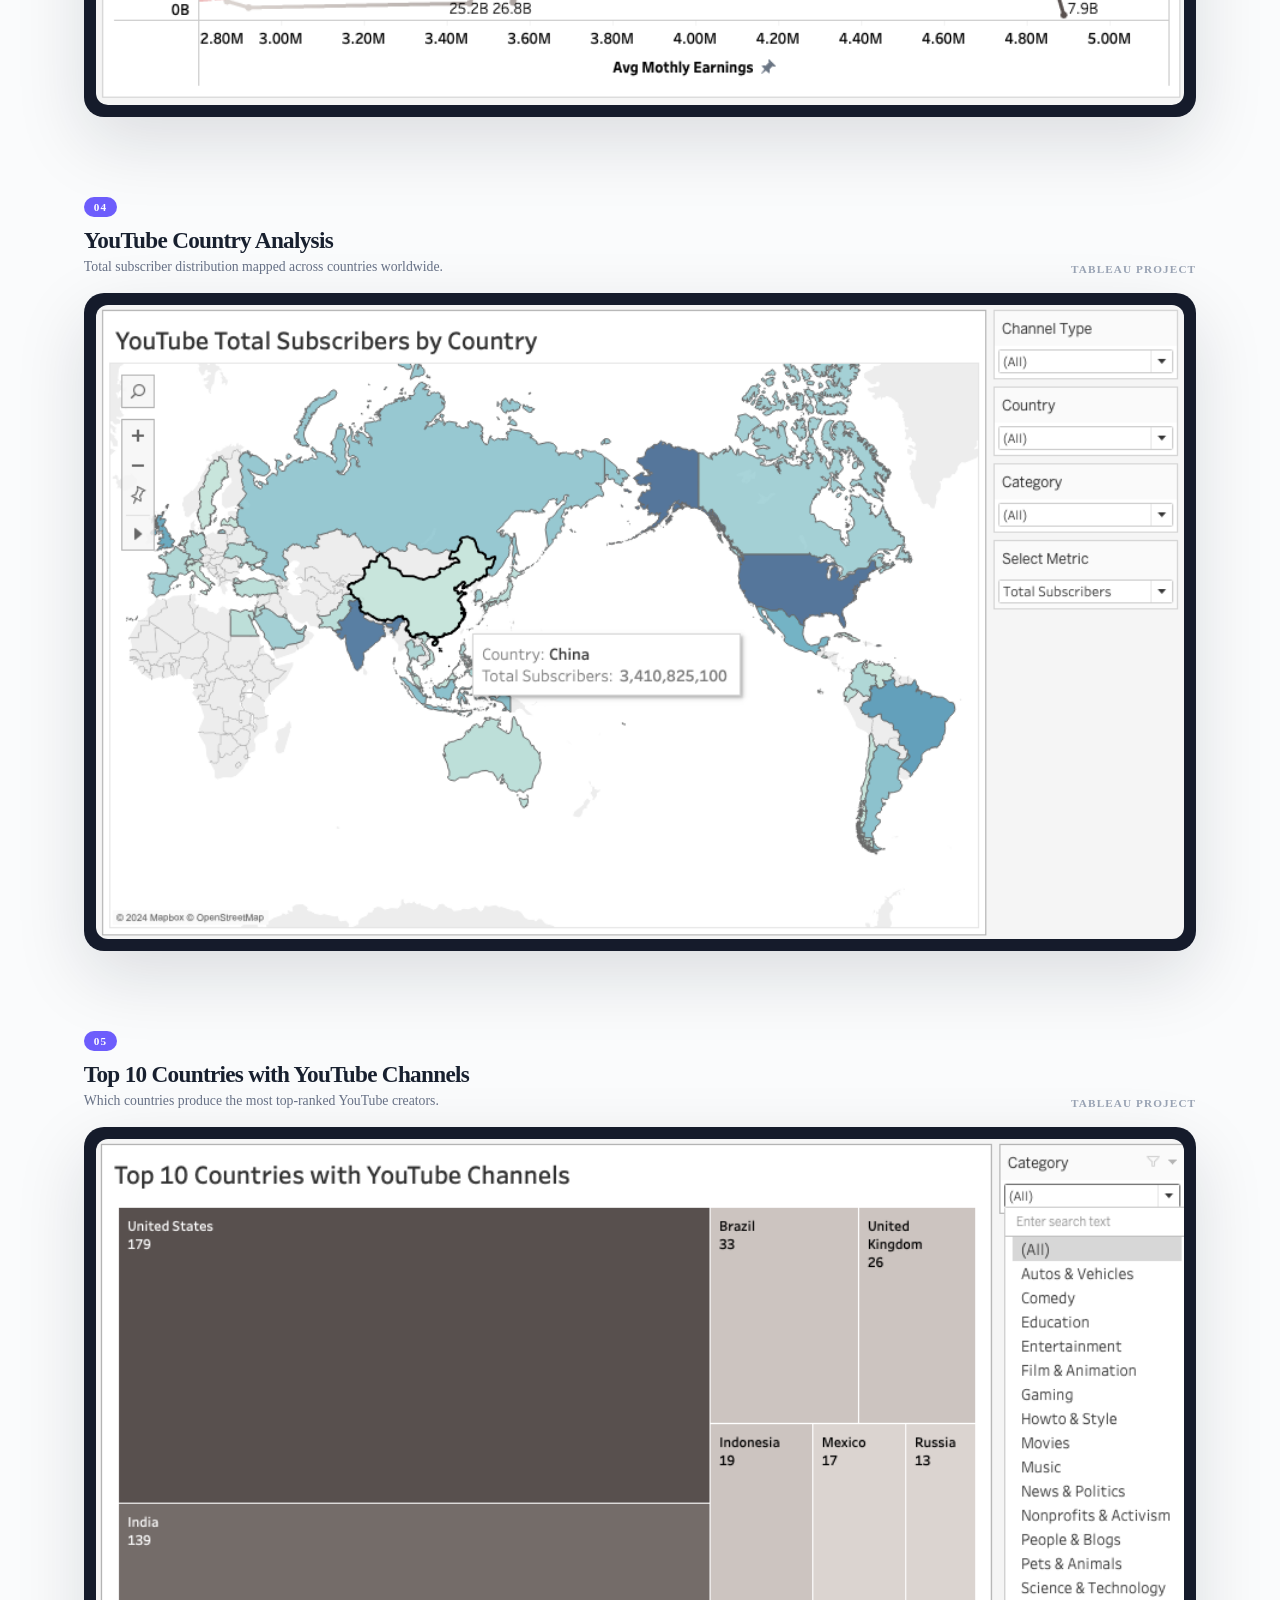
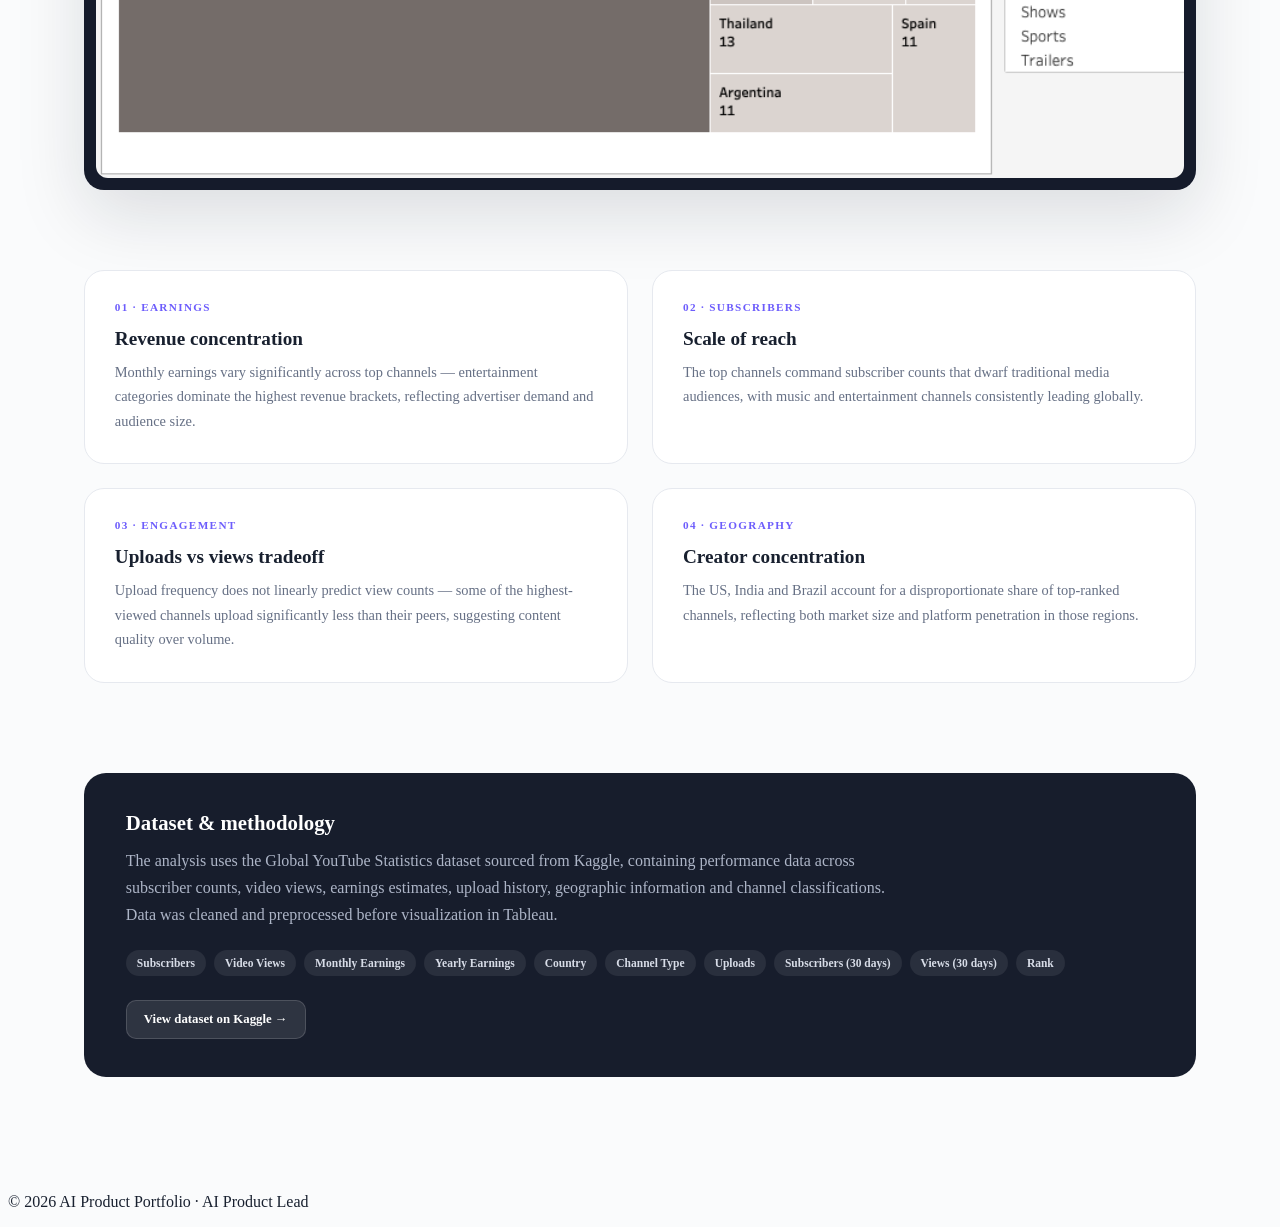
<file: analytics/youtube/index.html>
<!DOCTYPE html>
<html lang="en">

<head>
  <meta charset="UTF-8">
  <meta name="viewport" content="width=device-width, initial-scale=1.0">

  <title>YouTube Channel Analysis | Data Analytics</title>

  <link rel="stylesheet" href="../../style.css">

  <style>
    :root {
      --ink: #18202f;
      --muted: #667085;
      --line: #e6e9ef;
      --purple: #6d5dfc;
      --teal: #159a9c;
      --navy: #151b2b;
      --red: #ff0000;
    }

    body {
      background: #fafbfc;
      color: var(--ink);
    }

    .project-nav {
      max-width: 1250px;
      margin: auto;
      padding: 24px 6%;
      display: flex;
      justify-content: space-between;
      align-items: center;
    }

    .project-brand {
      text-decoration: none;
      color: var(--ink);
      font-weight: 800;
    }

    .project-nav a {
      color: #667085;
      text-decoration: none;
      font-size: .88rem;
      font-weight: 650;
    }

    .project-nav a:hover { color: var(--ink); }

    .project-hero {
      max-width: 1250px;
      margin: auto;
      padding: 55px 6% 45px;
    }

    .back-link {
      display: inline-block;
      margin-bottom: 38px;
      color: #667085;
      text-decoration: none;
      font-size: .82rem;
      font-weight: 700;
    }

    .back-link:hover { color: var(--purple); }

    .eyebrow {
      display: flex;
      align-items: center;
      gap: 9px;
      color: var(--purple);
      font-size: .7rem;
      font-weight: 850;
      letter-spacing: .14em;
      margin-bottom: 18px;
    }

    .eyebrow::before {
      content: "";
      width: 22px;
      height: 2px;
      background: var(--purple);
    }

    .project-hero h1 {
      max-width: 900px;
      font-size: clamp(3rem, 7vw, 5.8rem);
      line-height: .96;
      letter-spacing: -.065em;
      margin: 0 0 25px;
    }

    .project-hero h1 span { color: var(--purple); }

    .project-intro {
      max-width: 760px;
      color: var(--muted);
      font-size: 1.08rem;
      line-height: 1.75;
      margin: 0;
    }

    /* META TAGS */
    .project-meta {
      max-width: 1250px;
      margin: 0 auto;
      padding: 0 6% 45px;
      display: flex;
      flex-wrap: wrap;
      gap: 10px;
    }

    .meta-item {
      background: white;
      border: 1px solid var(--line);
      border-radius: 100px;
      padding: 9px 14px;
      color: #596273;
      font-size: .74rem;
      font-weight: 700;
    }

    /* OVERVIEW STATS */
    .stats-row {
      max-width: 1250px;
      margin: 0 auto 50px;
      padding: 0 6%;
      display: grid;
      grid-template-columns: repeat(4, 1fr);
      gap: 14px;
    }

    .stat-card {
      background: white;
      border: 1px solid var(--line);
      border-radius: 16px;
      padding: 22px 24px;
    }

    .stat-card strong {
      display: block;
      font-size: 1.65rem;
      color: var(--purple);
      margin-bottom: 4px;
    }

    .stat-card span {
      font-size: 0.75rem;
      color: var(--muted);
      font-weight: 600;
    }

    /* VISUALIZATIONS */
    .viz-section {
      max-width: 1250px;
      margin: auto;
      padding: 0 6% 30px;
    }

    .viz-header {
      display: flex;
      justify-content: space-between;
      align-items: end;
      margin-bottom: 18px;
    }

    .viz-header h2 {
      margin: 0 0 5px;
      font-size: 1.45rem;
      letter-spacing: -.03em;
    }

    .viz-header p {
      margin: 0;
      color: var(--muted);
      font-size: .86rem;
    }

    .viz-label {
      color: #98a2b3;
      font-size: .7rem;
      font-weight: 800;
      letter-spacing: .1em;
    }

    .viz-frame {
      background: var(--navy);
      border-radius: 20px;
      padding: 12px;
      box-shadow: 0 25px 70px rgba(17,24,39,.13);
      margin-bottom: 50px;
    }

    .viz-image {
      width: 100%;
      display: block;
      border-radius: 12px;
      background: #eef0f4;
      min-height: 200px;
      object-fit: cover;
    }

    .viz-number {
      display: inline-block;
      background: var(--purple);
      color: white;
      font-size: 0.7rem;
      font-weight: 800;
      letter-spacing: 0.1em;
      padding: 4px 10px;
      border-radius: 100px;
      margin-bottom: 10px;
    }

    /* INSIGHTS */
    .insights {
      max-width: 1250px;
      margin: auto;
      padding: 0 6% 90px;
      display: grid;
      grid-template-columns: 1fr 1fr;
      gap: 24px;
    }

    .insight-card {
      background: white;
      border: 1px solid var(--line);
      border-radius: 20px;
      padding: 30px;
    }

    .insight-number {
      display: block;
      color: var(--purple);
      font-size: .7rem;
      font-weight: 850;
      letter-spacing: .12em;
      margin-bottom: 15px;
    }

    .insight-card h3 {
      margin: 0 0 10px;
      font-size: 1.2rem;
    }

    .insight-card p {
      margin: 0;
      color: var(--muted);
      font-size: .9rem;
      line-height: 1.7;
    }

    /* DATASET */
    .dataset {
      max-width: 1250px;
      margin: auto;
      padding: 0 6% 100px;
    }

    .dataset-inner {
      background: #171d2c;
      color: white;
      border-radius: 22px;
      padding: 38px 42px;
    }

    .dataset-inner h2 {
      margin: 0 0 12px;
      font-size: 1.3rem;
    }

    .dataset-inner p {
      max-width: 760px;
      color: #adb5c7;
      line-height: 1.7;
      margin: 0 0 22px;
    }

    .dataset-tags {
      display: flex;
      flex-wrap: wrap;
      gap: 8px;
    }

    .dataset-tags span {
      padding: 7px 11px;
      border-radius: 100px;
      background: rgba(255,255,255,.08);
      color: #d7dce7;
      font-size: .72rem;
      font-weight: 700;
    }

    .dataset-link {
      display: inline-flex;
      align-items: center;
      gap: 6px;
      margin-top: 24px;
      padding: 11px 17px;
      background: rgba(255,255,255,.1);
      border: 1px solid rgba(255,255,255,.15);
      border-radius: 10px;
      color: white;
      font-size: .8rem;
      font-weight: 700;
      text-decoration: none;
      transition: .2s;
    }

    .dataset-link:hover {
      background: rgba(255,255,255,.16);
    }

    /* TABLEAU NOTE */
    .tableau-note {
      max-width: 1250px;
      margin: 0 auto 60px;
      padding: 0 6%;
    }

    .tableau-note-inner {
      background: #f0efff;
      border: 1px solid #d5d1ff;
      border-radius: 16px;
      padding: 22px 28px;
      display: flex;
      align-items: center;
      gap: 14px;
    }

    .tableau-note-inner span {
      font-size: 1.4rem;
    }

    .tableau-note-inner p {
      margin: 0;
      color: #4f46d8;
      font-size: .88rem;
      line-height: 1.6;
    }

    @media (max-width: 750px) {
      .insights { grid-template-columns: 1fr; }
      .stats-row { grid-template-columns: repeat(2, 1fr); }
      .viz-header { display: block; }
      .viz-label { display: block; margin-top: 10px; }
    }

    @media (max-width: 500px) {
      .stats-row { grid-template-columns: 1fr; }
    }
  </style>
</head>

<body>

<header class="project-nav">
  <a href="../../index.html" class="project-brand">AI Product Portfolio</a>
  <a href="../index.html">← All analytics projects</a>
</header>

<main>

  <!-- HERO -->
  <section class="project-hero">

    <a href="../index.html" class="back-link">← Back to Data & Analytics</a>

    <div class="eyebrow">TABLEAU · BUSINESS ANALYTICS</div>

    <h1>
      YouTube Channel
      <span>Analysis.</span>
    </h1>

    <p class="project-intro">
      Five visualizations exploring the global YouTube creator landscape —
      from subscriber counts and monthly earnings to geographic distribution,
      upload activity and the relationships between engagement metrics.
    </p>

  </section>

  <!-- META -->
  <section class="project-meta">
    <span class="meta-item">5 Visualizations</span>
    <span class="meta-item">Global YouTube dataset</span>
    <span class="meta-item">Business analytics</span>
    <span class="meta-item">Tableau</span>
    <span class="meta-item">Kaggle dataset</span>
  </section>

  <!-- STATS -->
  <section class="stats-row">
    <div class="stat-card">
      <strong>5</strong>
      <span>Interactive visualizations</span>
    </div>
    <div class="stat-card">
      <strong>1K+</strong>
      <span>YouTube channels analyzed</span>
    </div>
    <div class="stat-card">
      <strong>Global</strong>
      <span>Country-level analysis</span>
    </div>
    <div class="stat-card">
      <strong>Tableau</strong>
      <span>Visualization tool</span>
    </div>
  </section>

  <!-- TABLEAU NOTE -->
  <section class="tableau-note">
    <div class="tableau-note-inner">
      <span>📊</span>
      <p>
        These visualizations were built in Tableau. Interactive versions will be
        embedded here via Tableau Public shortly. Static previews are shown below.
      </p>
    </div>
  </section>

  <!-- VIZ 1 -->
  <section class="viz-section">
    <div class="viz-header">
      <div>
        <span class="viz-number">01</span>
        <h2>Top 10 Channels by Monthly Earnings</h2>
        <p>Entertainment channels ranked by estimated monthly revenue.</p>
      </div>
      <span class="viz-label">TABLEAU PROJECT</span>
    </div>
    <div class="viz-frame">
      <img
        class="viz-image"
        src="../../assets/analytics/youtube/Top 10 Earning Youtubers per Month in Entertainment.png"
        alt="Top 10 Earning YouTube Channels per Month in Entertainment"
        onerror="this.style.background='#252b42'; this.style.minHeight='320px';"
      >
    </div>
  </section>

  <!-- VIZ 2 -->
  <section class="viz-section">
    <div class="viz-header">
      <div>
        <span class="viz-number">02</span>
        <h2>Top 10 YouTubers by Subscribers</h2>
        <p>The most subscribed channels globally and what drives their reach.</p>
      </div>
      <span class="viz-label">TABLEAU PROJECT</span>
    </div>
    <div class="viz-frame">
      <img
        class="viz-image"
        src="../../assets/analytics/youtube/Top 10 YouTubers with the Most Subscribers.png"
        alt="Top 10 YouTubers with the Most Subscribers"
        onerror="this.style.background='#252b42'; this.style.minHeight='320px';"
      >
    </div>
  </section>

  <!-- VIZ 3 -->
  <section class="viz-section">
    <div class="viz-header">
      <div>
        <span class="viz-number">03</span>
        <h2>Uploads, Views & Subscriptions</h2>
        <p>Exploring the relationship between upload frequency, view counts and subscriber growth.</p>
      </div>
      <span class="viz-label">TABLEAU PROJECT</span>
    </div>
    <div class="viz-frame">
      <img
        class="viz-image"
        src="../../assets/analytics/youtube/Relationship between.png"
        alt="Relationship between Top 10 YouTubers and Uploads, Views and Subscribers"
        onerror="this.style.background='#252b42'; this.style.minHeight='320px';"
      >
    </div>
  </section>

  <!-- VIZ 4 -->
  <section class="viz-section">
    <div class="viz-header">
      <div>
        <span class="viz-number">04</span>
        <h2>YouTube Country Analysis</h2>
        <p>Total subscriber distribution mapped across countries worldwide.</p>
      </div>
      <span class="viz-label">TABLEAU PROJECT</span>
    </div>
    <div class="viz-frame">
      <img
        class="viz-image"
        src="../../assets/analytics/youtube/country_analysis.png"
        alt="YouTube Total Subscribers by Country"
        onerror="this.style.background='#252b42'; this.style.minHeight='320px';"
      >
    </div>
  </section>

  <!-- VIZ 5 -->
  <section class="viz-section">
    <div class="viz-header">
      <div>
        <span class="viz-number">05</span>
        <h2>Top 10 Countries with YouTube Channels</h2>
        <p>Which countries produce the most top-ranked YouTube creators.</p>
      </div>
      <span class="viz-label">TABLEAU PROJECT</span>
    </div>
    <div class="viz-frame">
      <img
        class="viz-image"
        src="../../assets/analytics/youtube/top 10 Countries with Youtube Channels.png"
        alt="Top 10 Countries with YouTube Channels"
        onerror="this.style.background='#252b42'; this.style.minHeight='320px';"
      >
    </div>
  </section>

  <!-- INSIGHTS -->
  <section class="insights">

    <div class="insight-card">
      <span class="insight-number">01 · EARNINGS</span>
      <h3>Revenue concentration</h3>
      <p>
        Monthly earnings vary significantly across top channels —
        entertainment categories dominate the highest revenue brackets,
        reflecting advertiser demand and audience size.
      </p>
    </div>

    <div class="insight-card">
      <span class="insight-number">02 · SUBSCRIBERS</span>
      <h3>Scale of reach</h3>
      <p>
        The top channels command subscriber counts that dwarf traditional
        media audiences, with music and entertainment channels consistently
        leading globally.
      </p>
    </div>

    <div class="insight-card">
      <span class="insight-number">03 · ENGAGEMENT</span>
      <h3>Uploads vs views tradeoff</h3>
      <p>
        Upload frequency does not linearly predict view counts —
        some of the highest-viewed channels upload significantly less
        than their peers, suggesting content quality over volume.
      </p>
    </div>

    <div class="insight-card">
      <span class="insight-number">04 · GEOGRAPHY</span>
      <h3>Creator concentration</h3>
      <p>
        The US, India and Brazil account for a disproportionate share
        of top-ranked channels, reflecting both market size and
        platform penetration in those regions.
      </p>
    </div>

  </section>

  <!-- DATASET -->
  <section class="dataset">
    <div class="dataset-inner">

      <h2>Dataset & methodology</h2>

      <p>
        The analysis uses the Global YouTube Statistics dataset sourced from Kaggle,
        containing performance data across subscriber counts, video views, earnings
        estimates, upload history, geographic information and channel classifications.
        Data was cleaned and preprocessed before visualization in Tableau.
      </p>

      <div class="dataset-tags">
        <span>Subscribers</span>
        <span>Video Views</span>
        <span>Monthly Earnings</span>
        <span>Yearly Earnings</span>
        <span>Country</span>
        <span>Channel Type</span>
        <span>Uploads</span>
        <span>Subscribers (30 days)</span>
        <span>Views (30 days)</span>
        <span>Rank</span>
      </div>

      <a
        href="https://www.kaggle.com/datasets/naniruddhan/global-youtube-statistics-data/data"
        target="_blank"
        class="dataset-link"
      >
        View dataset on Kaggle →
      </a>

    </div>
  </section>

</main>

<footer>
  <p>© 2026 AI Product Portfolio · AI Product Lead</p>
</footer>

</body>
</html>
</file>
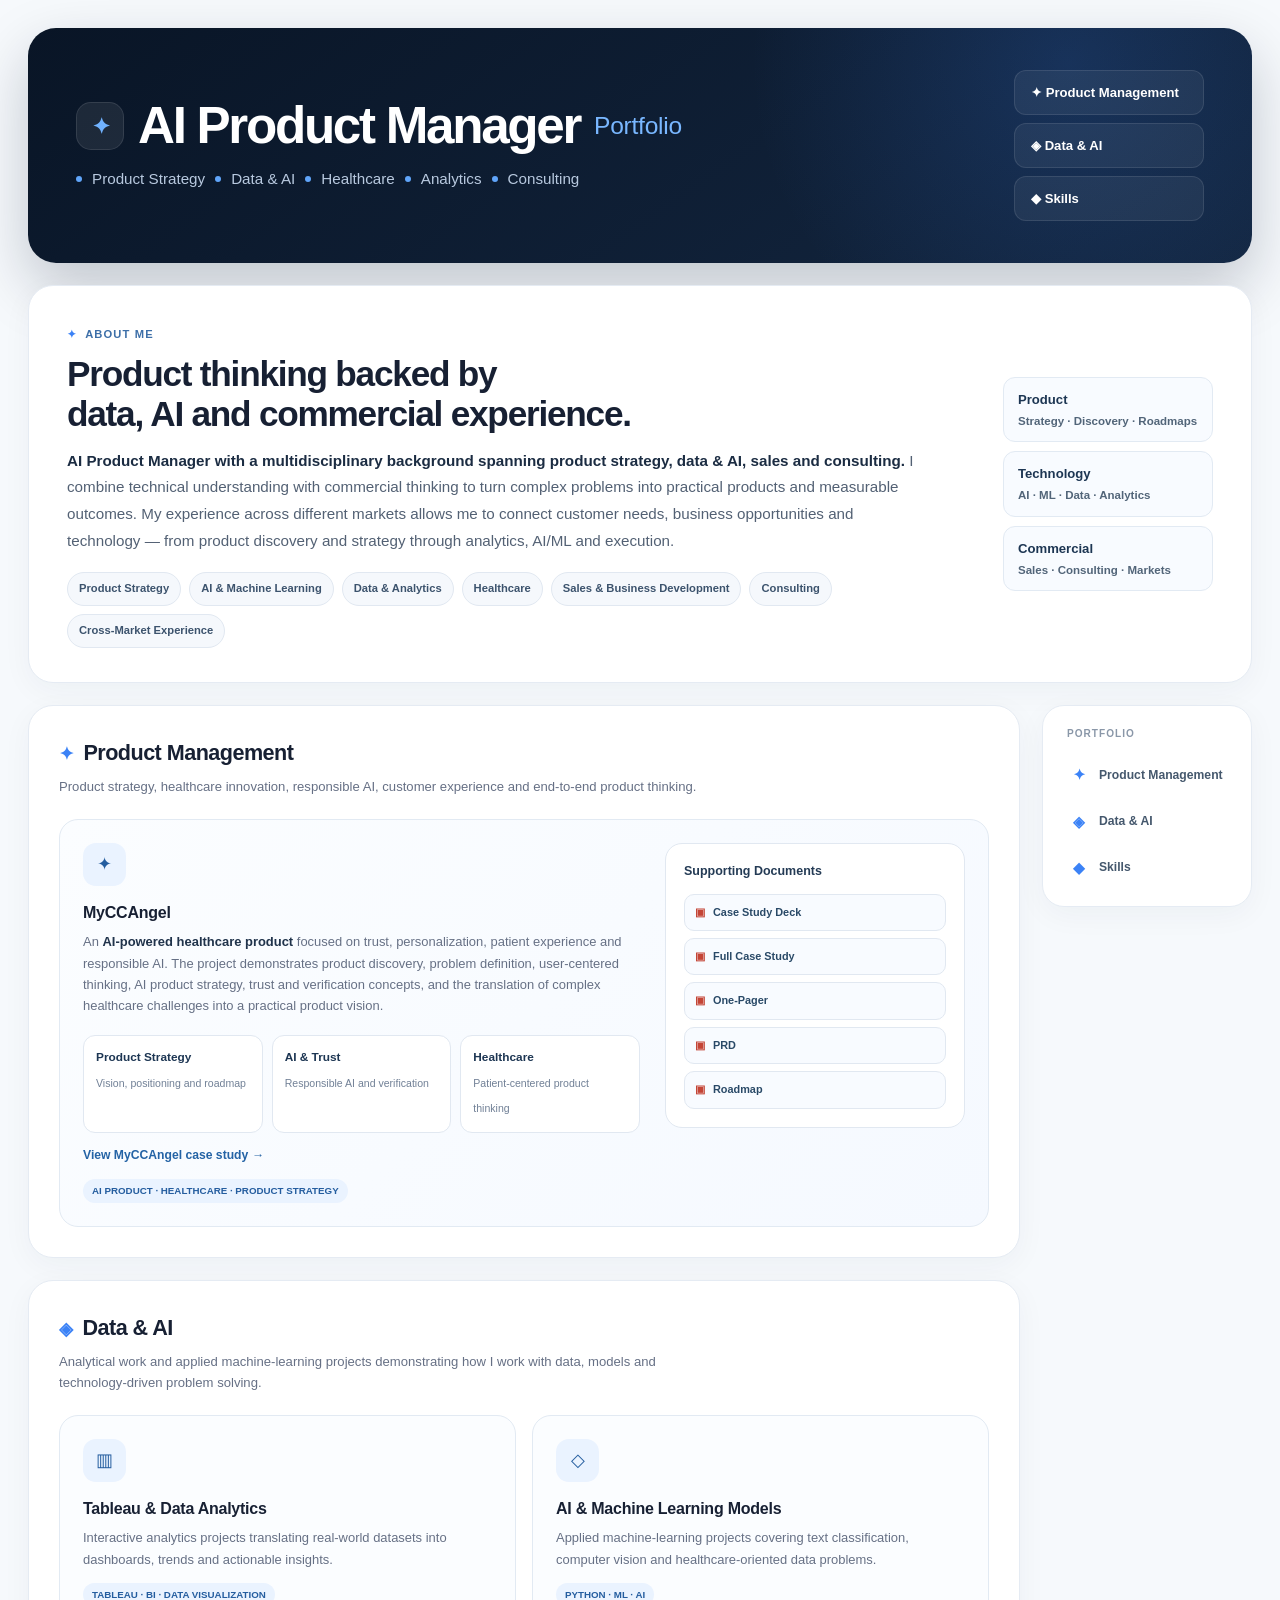
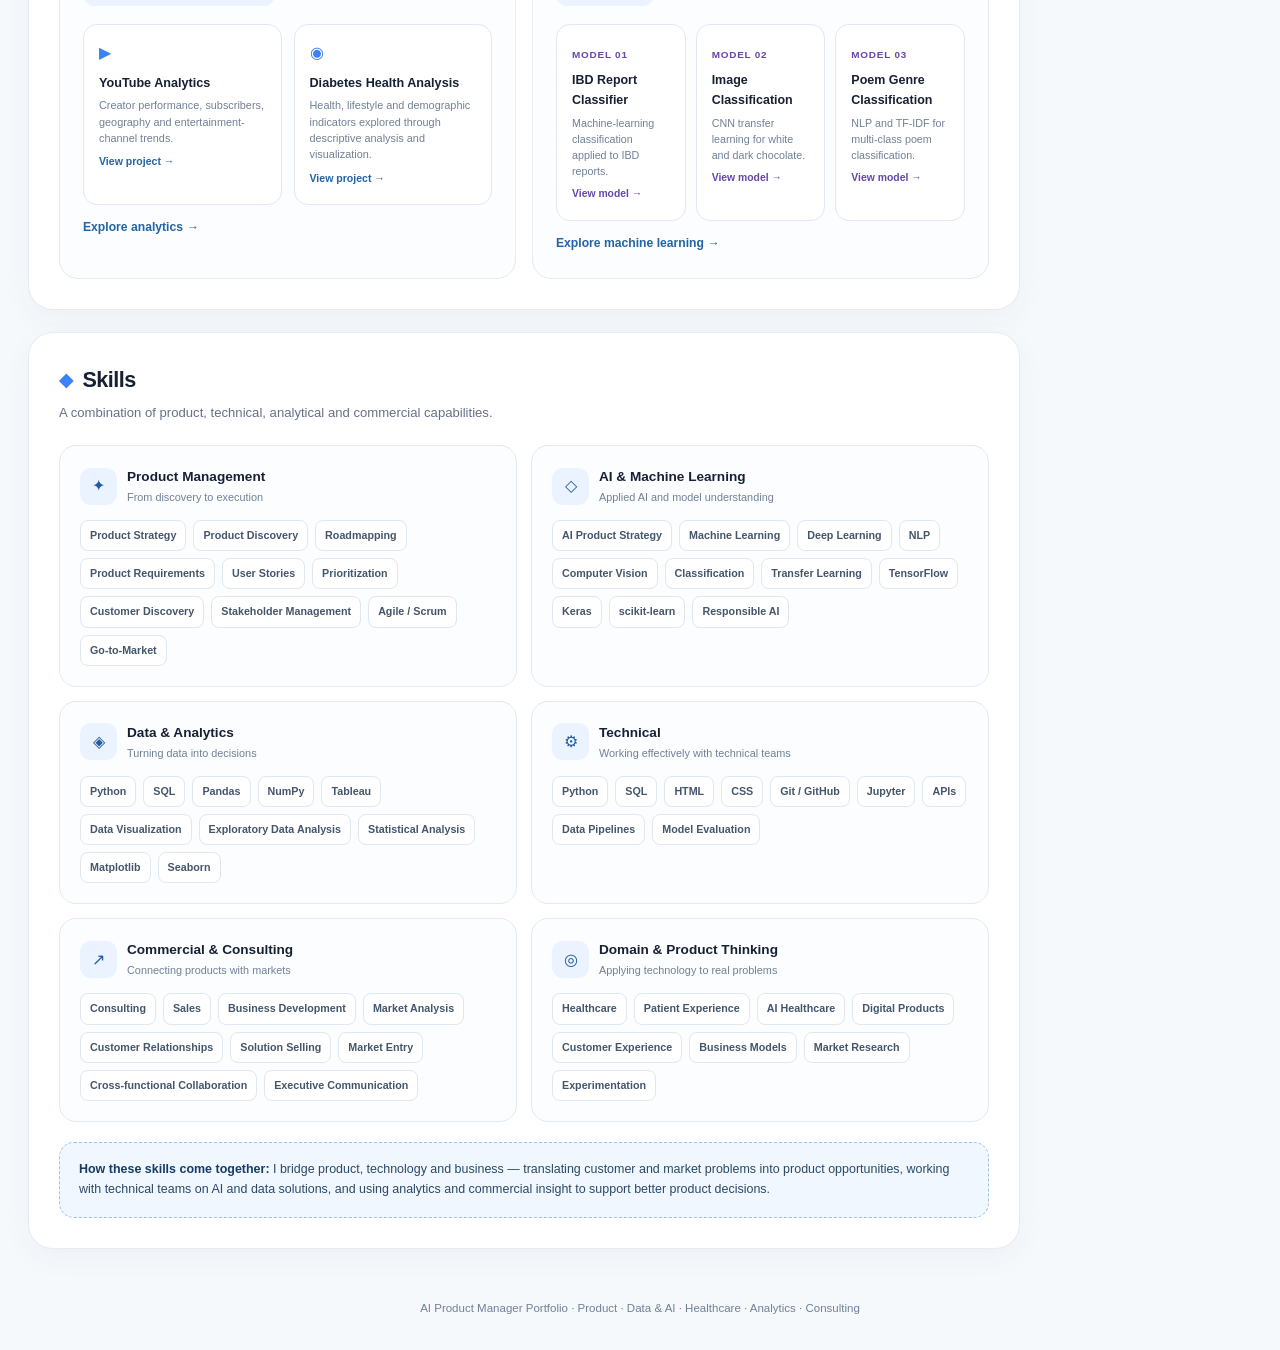
<file: index (2).html>
<!DOCTYPE html>
<html lang="en">
<head>
  <meta charset="UTF-8">
  <meta name="viewport" content="width=device-width, initial-scale=1.0">

  <title>AI Product Manager Portfolio | Product · Data · AI</title>

  <meta
    name="description"
    content="AI Product Manager portfolio spanning product strategy, data and AI, healthcare, analytics, sales and consulting across different markets."
  >

  <style>
    * {
      box-sizing: border-box;
      margin: 0;
      padding: 0;
    }

    :root {
      --navy: #091526;
      --navy-2: #132640;
      --blue: #3b82f6;
      --blue-soft: #eaf3ff;
      --ink: #172033;
      --muted: #667085;
      --line: #e5ebf3;
      --bg: #f6f9fc;
      --white: #ffffff;

      --green: #18864b;
      --green-soft: #eaf8f0;

      --purple: #6548a8;
      --purple-soft: #f1edfb;

      --orange: #d97706;
      --orange-soft: #fff5e8;

      --max: 1380px;
    }

    html {
      scroll-behavior: smooth;
    }

    body {
      font-family:
        Inter,
        -apple-system,
        BlinkMacSystemFont,
        "Segoe UI",
        sans-serif;

      background: var(--bg);
      color: var(--ink);
      line-height: 1.6;
      padding: 28px;
    }

    a {
      color: inherit;
      text-decoration: none;
    }

    .portfolio {
      max-width: var(--max);
      margin: auto;
    }

    /* =========================================================
       HEADER
    ========================================================= */

    .header {
      background:
        radial-gradient(
          circle at 85% 15%,
          rgba(59,130,246,.18),
          transparent 30%
        ),
        linear-gradient(
          145deg,
          var(--navy),
          var(--navy-2)
        );

      color: white;

      border-radius: 28px;

      padding: 42px 48px;

      display: flex;
      justify-content: space-between;
      align-items: center;

      gap: 35px;

      margin-bottom: 22px;

      box-shadow:
        0 24px 60px rgba(5,20,40,.22);
    }

    .header-left {
      max-width: 850px;
    }

    .header-left h1 {
      font-size: clamp(2.1rem, 4vw, 3.2rem);
      line-height: 1.05;
      letter-spacing: -.045em;

      display: flex;
      align-items: center;
      gap: 14px;
    }

    .header-left h1 .portfolio-word {
      color: #79b7ff;
      font-weight: 500;
      font-size: .48em;
      letter-spacing: -.01em;
    }

    .header-icon {
      width: 48px;
      height: 48px;

      border-radius: 15px;

      display: grid;
      place-items: center;

      background: rgba(255,255,255,.08);
      border: 1px solid rgba(255,255,255,.1);

      color: #70b2ff;

      font-size: 1.4rem;

      flex-shrink: 0;
    }

    .tagline {
      margin-top: 14px;

      color: #b8c9df;

      font-size: .95rem;

      display: flex;
      align-items: center;
      gap: 10px;

      flex-wrap: wrap;
    }

    .dot {
      width: 6px;
      height: 6px;

      border-radius: 50%;

      background: #60a5fa;
    }

    /* HEADER NAV */

    .header-actions {
      display: flex;
      flex-direction: column;

      gap: 8px;

      min-width: 190px;
    }

    .header-actions a {
      padding: 11px 16px;

      border-radius: 12px;

      background: rgba(255,255,255,.06);

      border: 1px solid rgba(255,255,255,.1);

      font-size: .82rem;
      font-weight: 700;

      transition: .2s ease;
    }

    .header-actions a:hover {
      transform: translateX(-3px);

      background: rgba(59,130,246,.2);

      border-color: #60a5fa;
    }

    /* =========================================================
       ABOUT
    ========================================================= */

    .about-card {
      background: white;

      border: 1px solid var(--line);

      border-radius: 25px;

      padding: 34px 38px;

      margin-bottom: 22px;

      box-shadow:
        0 8px 30px rgba(20,40,70,.045);
    }

    .about-layout {
      display: grid;

      grid-template-columns: 1fr auto;

      gap: 35px;

      align-items: center;
    }

    .section-eyebrow {
      display: inline-flex;
      align-items: center;
      gap: 8px;

      color: #3d6fa8;

      font-size: .7rem;

      text-transform: uppercase;

      letter-spacing: .1em;

      font-weight: 800;

      margin-bottom: 10px;
    }

    .section-eyebrow span {
      color: var(--blue);
    }

    .about-card h2 {
      font-size: clamp(1.6rem, 3vw, 2.2rem);

      line-height: 1.15;

      letter-spacing: -.035em;

      margin-bottom: 13px;
    }

    .about-text {
      max-width: 850px;

      color: #536174;

      font-size: .95rem;

      line-height: 1.75;
    }

    .about-text strong {
      color: #1b2c42;
    }

    .about-pillars {
      display: flex;

      flex-wrap: wrap;

      gap: 8px;

      margin-top: 18px;
    }

    .pillar {
      padding: 7px 11px;

      border-radius: 999px;

      background: #f5f8fc;

      border: 1px solid #e1e8f1;

      color: #3c536d;

      font-size: .7rem;

      font-weight: 700;
    }

    .about-side {
      display: flex;

      flex-direction: column;

      gap: 9px;

      min-width: 210px;
    }

    .about-side-item {
      padding: 11px 14px;

      border-radius: 12px;

      background: #f8fbff;

      border: 1px solid #e2eaf3;

      font-size: .72rem;

      color: #526579;

      font-weight: 650;
    }

    .about-side-item strong {
      display: block;

      color: #1d3653;

      font-size: .82rem;

      margin-bottom: 2px;
    }

    /* =========================================================
       MAIN CONTENT
    ========================================================= */

    .main-layout {
      display: grid;

      grid-template-columns: 1fr 210px;

      gap: 22px;

      align-items: start;
    }

    .content {
      min-width: 0;
    }

    /* =========================================================
       RIGHT NAV
    ========================================================= */

    .side-nav {
      position: sticky;

      top: 28px;

      background: white;

      border: 1px solid var(--line);

      border-radius: 22px;

      padding: 15px;

      box-shadow:
        0 8px 30px rgba(20,40,70,.045);
    }

    .side-nav-title {
      color: #8a97a8;

      font-size: .63rem;

      font-weight: 800;

      text-transform: uppercase;

      letter-spacing: .1em;

      padding: 5px 9px 10px;
    }

    .side-nav a {
      display: flex;

      align-items: center;

      gap: 9px;

      padding: 11px 10px;

      border-radius: 10px;

      color: #45586d;

      font-size: .76rem;

      font-weight: 700;

      transition: .15s ease;
    }

    .side-nav a:hover {
      background: var(--blue-soft);

      color: #245d9f;

      transform: translateX(-2px);
    }

    .side-nav-icon {
      width: 22px;

      color: var(--blue);

      font-size: .95rem;

      text-align: center;
    }

    /* =========================================================
       SECTION
    ========================================================= */

    .portfolio-section {
      background: white;

      border: 1px solid var(--line);

      border-radius: 25px;

      padding: 30px;

      margin-bottom: 22px;

      box-shadow:
        0 8px 30px rgba(20,40,70,.045);
    }

    .section-header {
      display: flex;

      justify-content: space-between;

      align-items: flex-start;

      gap: 20px;

      margin-bottom: 22px;
    }

    .section-title {
      display: flex;

      align-items: center;

      gap: 10px;

      font-size: 1.35rem;

      letter-spacing: -.025em;
    }

    .section-title-icon {
      color: var(--blue);

      font-size: 1.15rem;
    }

    .section-description {
      max-width: 650px;

      color: var(--muted);

      font-size: .82rem;

      margin-top: 5px;
    }

    /* =========================================================
       PROJECT CARDS
    ========================================================= */

    .project-grid {
      display: grid;

      grid-template-columns: repeat(2, 1fr);

      gap: 16px;
    }

    .project-card {
      background: #fbfdff;

      border: 1px solid #e2eaf3;

      border-radius: 19px;

      padding: 23px;

      transition: .2s ease;
    }

    .project-card:hover {
      transform: translateY(-3px);

      border-color: #b8d0ed;

      box-shadow:
        0 12px 28px rgba(40,100,170,.08);
    }

    .project-card.featured {
      grid-column: 1 / -1;

      background:
        linear-gradient(
          135deg,
          #fbfdff,
          #f5f9ff
        );
    }

    .project-card-header {
      display: flex;

      align-items: flex-start;

      justify-content: space-between;

      gap: 15px;
    }

    .project-icon {
      width: 43px;
      height: 43px;

      display: grid;

      place-items: center;

      border-radius: 13px;

      background: var(--blue-soft);

      color: #245d9f;

      margin-bottom: 14px;

      font-size: 1.1rem;
    }

    .project-card h3 {
      font-size: 1rem;

      margin-bottom: 6px;

      letter-spacing: -.015em;
    }

    .project-card h4 {
      font-size: .83rem;

      margin-bottom: 5px;
    }

    .project-card p {
      color: var(--muted);

      font-size: .81rem;

      line-height: 1.65;
    }

    .project-tag {
      display: inline-block;

      margin-top: 13px;

      padding: 4px 9px;

      border-radius: 999px;

      background: var(--blue-soft);

      color: #245d9f;

      font-size: .61rem;

      font-weight: 750;
    }

    .project-link {
      display: inline-flex;

      margin-top: 13px;

      color: #2463a5;

      font-size: .76rem;

      font-weight: 750;
    }

    .project-link:hover {
      text-decoration: underline;
    }

    /* =========================================================
       MYCCANGEL
    ========================================================= */

    .myccangel-content {
      display: grid;

      grid-template-columns: 1fr 300px;

      gap: 25px;

      align-items: start;
    }

    .myccangel-summary {
      color: #536174;

      font-size: .85rem;

      line-height: 1.7;
    }

    .myccangel-summary strong {
      color: #20334b;
    }

    .myccangel-highlights {
      display: grid;

      grid-template-columns: repeat(3, 1fr);

      gap: 9px;

      margin-top: 18px;
    }

    .highlight {
      padding: 12px;

      border-radius: 12px;

      background: white;

      border: 1px solid #e1e8f1;
    }

    .highlight strong {
      display: block;

      color: #1d3653;

      font-size: .74rem;

      margin-bottom: 2px;
    }

    .highlight span {
      color: #718096;

      font-size: .66rem;
    }

    /* DOCUMENTS INSIDE MYCCANGEL */

    .supporting-docs {
      padding: 18px;

      border-radius: 17px;

      background: white;

      border: 1px solid #e1e8f1;
    }

    .supporting-docs h4 {
      font-size: .78rem;

      margin-bottom: 12px;

      color: #243b55;
    }

    .doc-list {
      display: flex;

      flex-direction: column;

      gap: 7px;
    }

    .doc {
      display: flex;

      align-items: center;

      gap: 8px;

      padding: 9px 10px;

      background: #f8fbff;

      border: 1px solid #e1e8f1;

      border-radius: 10px;

      color: #294967;

      font-size: .68rem;

      font-weight: 650;

      transition: .15s;
    }

    .doc:hover {
      background: #eef5fd;

      border-color: #b8d0ed;

      transform: translateX(2px);
    }

    .doc-icon {
      color: #c44536;

      flex-shrink: 0;
    }

    /* =========================================================
       ANALYTICS SUBCARDS
    ========================================================= */

    .sub-projects {
      display: grid;

      grid-template-columns: repeat(2, 1fr);

      gap: 12px;

      margin-top: 18px;
    }

    .sub-project {
      padding: 15px;

      border-radius: 14px;

      background: white;

      border: 1px solid #e1e8f1;

      transition: .15s ease;
    }

    .sub-project:hover {
      border-color: #b8d0ed;

      transform: translateY(-2px);
    }

    .sub-project-icon {
      font-size: 1rem;

      margin-bottom: 7px;

      color: var(--blue);
    }

    .sub-project h4 {
      font-size: .79rem;

      margin-bottom: 4px;
    }

    .sub-project p {
      font-size: .68rem;

      color: #718096;

      line-height: 1.5;
    }

    .sub-project-link {
      display: inline-flex;

      margin-top: 7px;

      color: #2463a5;

      font-size: .66rem;

      font-weight: 750;
    }

    /* =========================================================
       AI MODEL CARDS
    ========================================================= */

    .model-grid {
      display: grid;

      grid-template-columns: repeat(3, 1fr);

      gap: 10px;

      margin-top: 18px;
    }

    .model-card {
      padding: 15px;

      background: white;

      border: 1px solid #e1e8f1;

      border-radius: 14px;

      transition: .15s ease;
    }

    .model-card:hover {
      transform: translateY(-2px);

      border-color: #c4b5e6;
    }

    .model-number {
      color: var(--purple);

      font-size: .62rem;

      font-weight: 800;

      letter-spacing: .08em;
    }

    .model-card h4 {
      font-size: .78rem;

      margin: 5px 0 4px;
    }

    .model-card p {
      color: #718096;

      font-size: .67rem;

      line-height: 1.5;
    }

    .model-link {
      display: inline-flex;

      margin-top: 7px;

      color: var(--purple);

      font-size: .65rem;

      font-weight: 750;
    }

    /* =========================================================
       SKILLS
    ========================================================= */

    .skills-grid {
      display: grid;

      grid-template-columns: repeat(2, 1fr);

      gap: 14px;
    }

    .skill-group {
      padding: 20px;

      background: #fbfdff;

      border: 1px solid #e2eaf3;

      border-radius: 17px;
    }

    .skill-group-header {
      display: flex;

      align-items: center;

      gap: 10px;

      margin-bottom: 14px;
    }

    .skill-group-icon {
      width: 37px;
      height: 37px;

      border-radius: 11px;

      display: grid;

      place-items: center;

      background: var(--blue-soft);

      color: #245d9f;
    }

    .skill-group h3 {
      font-size: .85rem;
    }

    .skill-group p {
      color: #718096;

      font-size: .68rem;

      margin-top: 1px;
    }

    .skill-list {
      display: flex;

      flex-wrap: wrap;

      gap: 7px;
    }

    .skill {
      padding: 6px 9px;

      border-radius: 8px;

      background: white;

      border: 1px solid #dfe7f0;

      color: #44566b;

      font-size: .67rem;

      font-weight: 650;
    }

    /* =========================================================
       CTA
    ========================================================= */

    .cta {
      margin-top: 20px;

      padding: 17px 19px;

      border-radius: 15px;

      background: #f1f7ff;

      border: 1px dashed #9dc0e7;

      color: #294967;

      font-size: .78rem;

      line-height: 1.6;
    }

    .cta strong {
      color: #143c65;
    }

    /* =========================================================
       FOOTER
    ========================================================= */

    footer {
      padding: 28px 0 5px;

      text-align: center;

      color: #718096;

      font-size: .72rem;
    }

    /* =========================================================
       RESPONSIVE
    ========================================================= */

    @media(max-width: 1050px) {

      .main-layout {
        grid-template-columns: 1fr;
      }

      .side-nav {
        position: static;

        display: flex;

        align-items: center;

        gap: 5px;

        flex-wrap: wrap;
      }

      .side-nav-title {
        width: 100%;
      }

      .side-nav a {
        flex: 1;

        min-width: 150px;
      }

      .myccangel-content {
        grid-template-columns: 1fr;
      }

      .supporting-docs {
        width: 100%;
      }

      .doc-list {
        display: grid;

        grid-template-columns: repeat(5, 1fr);
      }

      .doc {
        justify-content: center;

        text-align: center;
      }
    }

    @media(max-width: 850px) {

      body {
        padding: 16px;
      }

      .header {
        padding: 30px 27px;

        align-items: flex-start;

        flex-direction: column;
      }

      .header-actions {
        width: 100%;

        flex-direction: row;

        flex-wrap: wrap;
      }

      .header-actions a {
        flex: 1;

        text-align: center;

        min-width: 140px;
      }

      .about-layout {
        grid-template-columns: 1fr;
      }

      .about-side {
        display: grid;

        grid-template-columns: repeat(3, 1fr);
      }

      .project-grid {
        grid-template-columns: 1fr;
      }

      .project-card.featured {
        grid-column: auto;
      }

      .myccangel-highlights {
        grid-template-columns: 1fr 1fr 1fr;
      }

      .model-grid {
        grid-template-columns: 1fr 1fr 1fr;
      }
    }

    @media(max-width: 650px) {

      .header-left h1 {
        align-items: flex-start;

        flex-direction: column;

        gap: 9px;
      }

      .about-card,
      .portfolio-section {
        padding: 22px;
      }

      .about-side {
        grid-template-columns: 1fr;
      }

      .section-header {
        flex-direction: column;
      }

      .sub-projects {
        grid-template-columns: 1fr;
      }

      .model-grid {
        grid-template-columns: 1fr;
      }

      .skills-grid {
        grid-template-columns: 1fr;
      }

      .myccangel-highlights {
        grid-template-columns: 1fr;
      }

      .doc-list {
        grid-template-columns: 1fr 1fr;
      }

      .side-nav {
        flex-direction: column;

        align-items: stretch;
      }

      .side-nav a {
        width: 100%;
      }
    }
  </style>
</head>

<body>

<div class="portfolio">

  <!-- =======================================================
       HEADER
  ======================================================== -->

  <header class="header">

    <div class="header-left">

      <h1>
        <span class="header-icon">✦</span>
        AI Product Manager
        <span class="portfolio-word">Portfolio</span>
      </h1>

      <div class="tagline">

        <span class="dot"></span>
        Product Strategy

        <span class="dot"></span>
        Data & AI

        <span class="dot"></span>
        Healthcare

        <span class="dot"></span>
        Analytics

        <span class="dot"></span>
        Consulting

      </div>

    </div>

    <!-- VERTICAL NAVIGATION -->

    <nav class="header-actions">

      <a href="#product">
        ✦ Product Management
      </a>

      <a href="#data-science">
        ◈ Data & AI
      </a>

      <a href="#skills">
        ◆ Skills
      </a>

    </nav>

  </header>


  <!-- =======================================================
       ABOUT ME
  ======================================================== -->

  <section class="about-card" id="about">

    <div class="about-layout">

      <div>

        <div class="section-eyebrow">
          <span>✦</span>
          About Me
        </div>

        <h2>
          Product thinking backed by<br>
          data, AI and commercial experience.
        </h2>

        <p class="about-text">

          <strong>
            AI Product Manager with a multidisciplinary background spanning
            product strategy, data & AI, sales and consulting.
          </strong>

          I combine technical understanding with commercial thinking to
          turn complex problems into practical products and measurable
          outcomes. My experience across different markets allows me to
          connect customer needs, business opportunities and technology —
          from product discovery and strategy through analytics, AI/ML and
          execution.

        </p>

        <div class="about-pillars">

          <span class="pillar">Product Strategy</span>
          <span class="pillar">AI & Machine Learning</span>
          <span class="pillar">Data & Analytics</span>
          <span class="pillar">Healthcare</span>
          <span class="pillar">Sales & Business Development</span>
          <span class="pillar">Consulting</span>
          <span class="pillar">Cross-Market Experience</span>

        </div>

      </div>


      <div class="about-side">

        <div class="about-side-item">

          <strong>Product</strong>

          Strategy · Discovery · Roadmaps

        </div>

        <div class="about-side-item">

          <strong>Technology</strong>

          AI · ML · Data · Analytics

        </div>

        <div class="about-side-item">

          <strong>Commercial</strong>

          Sales · Consulting · Markets

        </div>

      </div>

    </div>

  </section>


  <!-- =======================================================
       MAIN LAYOUT
  ======================================================== -->

  <main class="main-layout">

    <div class="content">


      <!-- ===================================================
           PRODUCT MANAGEMENT
      ==================================================== -->

      <section
        class="portfolio-section"
        id="product"
      >

        <div class="section-header">

          <div>

            <h2 class="section-title">

              <span class="section-title-icon">✦</span>

              Product Management

            </h2>

            <p class="section-description">

              Product strategy, healthcare innovation, responsible AI,
              customer experience and end-to-end product thinking.

            </p>

          </div>

        </div>


        <!-- MYCCANGEL -->

        <article class="project-card featured">

          <div class="myccangel-content">

            <div>

              <div class="project-icon">
                ✦
              </div>

              <h3>
                MyCCAngel
              </h3>

              <p class="myccangel-summary">

                An <strong>AI-powered healthcare product</strong> focused
                on trust, personalization, patient experience and
                responsible AI.

                The project demonstrates product discovery, problem
                definition, user-centered thinking, AI product strategy,
                trust and verification concepts, and the translation of
                complex healthcare challenges into a practical product
                vision.

              </p>


              <div class="myccangel-highlights">

                <div class="highlight">

                  <strong>Product Strategy</strong>

                  <span>
                    Vision, positioning and roadmap
                  </span>

                </div>

                <div class="highlight">

                  <strong>AI & Trust</strong>

                  <span>
                    Responsible AI and verification
                  </span>

                </div>

                <div class="highlight">

                  <strong>Healthcare</strong>

                  <span>
                    Patient-centered product thinking
                  </span>

                </div>

              </div>


              <a
                class="project-link"
                href="myccangel/index.html"
              >
                View MyCCAngel case study →
              </a>

            </div>


            <!-- SUPPORTING DOCUMENTS -->

            <div class="supporting-docs">

              <h4>
                Supporting Documents
              </h4>

              <div class="doc-list">

                <a
                  class="doc"
                  href="docs/MyCCAngel_CaseStudy_Deck.pdf"
                  target="_blank"
                  rel="noopener"
                >
                  <span class="doc-icon">▣</span>
                  Case Study Deck
                </a>

                <a
                  class="doc"
                  href="docs/MyCCAngel_CaseStudy_Full.pdf"
                  target="_blank"
                  rel="noopener"
                >
                  <span class="doc-icon">▣</span>
                  Full Case Study
                </a>

                <a
                  class="doc"
                  href="docs/MyCCAngel_CaseStudy_OnePager.pdf"
                  target="_blank"
                  rel="noopener"
                >
                  <span class="doc-icon">▣</span>
                  One-Pager
                </a>

                <a
                  class="doc"
                  href="docs/MyCCAngel_PRD.pdf"
                  target="_blank"
                  rel="noopener"
                >
                  <span class="doc-icon">▣</span>
                  PRD
                </a>

                <a
                  class="doc"
                  href="docs/MyCCAngel_Roadmap.pdf"
                  target="_blank"
                  rel="noopener"
                >
                  <span class="doc-icon">▣</span>
                  Roadmap
                </a>

              </div>

            </div>

          </div>

          <span class="project-tag">
            AI PRODUCT · HEALTHCARE · PRODUCT STRATEGY
          </span>

        </article>

      </section>


      <!-- ===================================================
           DATA & AI
      ==================================================== -->

      <section
        class="portfolio-section"
        id="data-science"
      >

        <div class="section-header">

          <div>

            <h2 class="section-title">

              <span class="section-title-icon">◈</span>

              Data & AI

            </h2>

            <p class="section-description">

              Analytical work and applied machine-learning projects
              demonstrating how I work with data, models and
              technology-driven problem solving.

            </p>

          </div>

        </div>


        <div class="project-grid">


          <!-- TABLEAU / ANALYTICS -->

          <article class="project-card">

            <div class="project-icon">
              ▥
            </div>

            <h3>
              Tableau & Data Analytics
            </h3>

            <p>

              Interactive analytics projects translating real-world
              datasets into dashboards, trends and actionable insights.

            </p>

            <span class="project-tag">
              TABLEAU · BI · DATA VISUALIZATION
            </span>


            <div class="sub-projects">


              <!-- YOUTUBE -->

              <div class="sub-project">

                <div class="sub-project-icon">
                  ▶
                </div>

                <h4>
                  YouTube Analytics
                </h4>

                <p>

                  Creator performance, subscribers, geography and
                  entertainment-channel trends.

                </p>

                <a
                  class="sub-project-link"
                  href="analytics/youtube/index.html"
                >
                  View project →
                </a>

              </div>


              <!-- DIABETES -->

              <div class="sub-project">

                <div class="sub-project-icon">
                  ◉
                </div>

                <h4>
                  Diabetes Health Analysis
                </h4>

                <p>

                  Health, lifestyle and demographic indicators explored
                  through descriptive analysis and visualization.

                </p>

                <a
                  class="sub-project-link"
                  href="analytics/diabetes/index.html"
                >
                  View project →
                </a>

              </div>

            </div>


            <a
              class="project-link"
              href="analytics/index.html"
            >
              Explore analytics →
            </a>

          </article>


          <!-- AI MODELS -->

          <article class="project-card">

            <div class="project-icon">
              ◇
            </div>

            <h3>
              AI & Machine Learning Models
            </h3>

            <p>

              Applied machine-learning projects covering text
              classification, computer vision and healthcare-oriented
              data problems.

            </p>

            <span class="project-tag">
              PYTHON · ML · AI
            </span>


            <div class="model-grid">


              <!-- IBD -->

              <div class="model-card">

                <span class="model-number">
                  MODEL 01
                </span>

                <h4>
                  IBD Report Classifier
                </h4>

                <p>
                  Machine-learning classification applied to IBD reports.
                </p>

                <a
                  class="model-link"
                  href="machine-learning/IBD-Report-classifier/ml_ibd_index.html"
                >
                  View model →
                </a>

              </div>


              <!-- IMAGE -->

              <div class="model-card">

                <span class="model-number">
                  MODEL 02
                </span>

                <h4>
                  Image Classification
                </h4>

                <p>
                  CNN transfer learning for white and dark chocolate.
                </p>

                <a
                  class="model-link"
                  href="machine-learning/image/ml_image_index.html"
                >
                  View model →
                </a>

              </div>


              <!-- POEM -->

              <div class="model-card">

                <span class="model-number">
                  MODEL 03
                </span>

                <h4>
                  Poem Genre Classification
                </h4>

                <p>
                  NLP and TF-IDF for multi-class poem classification.
                </p>

                <a
                  class="model-link"
                  href="machine-learning/poem/ml_poem_index.html"
                >
                  View model →
                </a>

              </div>

            </div>


            <a
              class="project-link"
              href="machine-learning/index.html"
            >
              Explore machine learning →
            </a>

          </article>

        </div>

      </section>


      <!-- ===================================================
           SKILLS
      ==================================================== -->

      <section
        class="portfolio-section"
        id="skills"
      >

        <div class="section-header">

          <div>

            <h2 class="section-title">

              <span class="section-title-icon">◆</span>

              Skills

            </h2>

            <p class="section-description">

              A combination of product, technical, analytical and
              commercial capabilities.

            </p>

          </div>

        </div>


        <div class="skills-grid">


          <!-- PRODUCT -->

          <div class="skill-group">

            <div class="skill-group-header">

              <div class="skill-group-icon">
                ✦
              </div>

              <div>

                <h3>
                  Product Management
                </h3>

                <p>
                  From discovery to execution
                </p>

              </div>

            </div>

            <div class="skill-list">

              <span class="skill">Product Strategy</span>
              <span class="skill">Product Discovery</span>
              <span class="skill">Roadmapping</span>
              <span class="skill">Product Requirements</span>
              <span class="skill">User Stories</span>
              <span class="skill">Prioritization</span>
              <span class="skill">Customer Discovery</span>
              <span class="skill">Stakeholder Management</span>
              <span class="skill">Agile / Scrum</span>
              <span class="skill">Go-to-Market</span>

            </div>

          </div>


          <!-- AI / ML -->

          <div class="skill-group">

            <div class="skill-group-header">

              <div class="skill-group-icon">
                ◇
              </div>

              <div>

                <h3>
                  AI & Machine Learning
                </h3>

                <p>
                  Applied AI and model understanding
                </p>

              </div>

            </div>

            <div class="skill-list">

              <span class="skill">AI Product Strategy</span>
              <span class="skill">Machine Learning</span>
              <span class="skill">Deep Learning</span>
              <span class="skill">NLP</span>
              <span class="skill">Computer Vision</span>
              <span class="skill">Classification</span>
              <span class="skill">Transfer Learning</span>
              <span class="skill">TensorFlow</span>
              <span class="skill">Keras</span>
              <span class="skill">scikit-learn</span>
              <span class="skill">Responsible AI</span>

            </div>

          </div>


          <!-- DATA -->

          <div class="skill-group">

            <div class="skill-group-header">

              <div class="skill-group-icon">
                ◈
              </div>

              <div>

                <h3>
                  Data & Analytics
                </h3>

                <p>
                  Turning data into decisions
                </p>

              </div>

            </div>

            <div class="skill-list">

              <span class="skill">Python</span>
              <span class="skill">SQL</span>
              <span class="skill">Pandas</span>
              <span class="skill">NumPy</span>
              <span class="skill">Tableau</span>
              <span class="skill">Data Visualization</span>
              <span class="skill">Exploratory Data Analysis</span>
              <span class="skill">Statistical Analysis</span>
              <span class="skill">Matplotlib</span>
              <span class="skill">Seaborn</span>

            </div>

          </div>


          <!-- TECHNICAL -->

          <div class="skill-group">

            <div class="skill-group-header">

              <div class="skill-group-icon">
                ⚙
              </div>

              <div>

                <h3>
                  Technical
                </h3>

                <p>
                  Working effectively with technical teams
                </p>

              </div>

            </div>

            <div class="skill-list">

              <span class="skill">Python</span>
              <span class="skill">SQL</span>
              <span class="skill">HTML</span>
              <span class="skill">CSS</span>
              <span class="skill">Git / GitHub</span>
              <span class="skill">Jupyter</span>
              <span class="skill">APIs</span>
              <span class="skill">Data Pipelines</span>
              <span class="skill">Model Evaluation</span>

            </div>

          </div>


          <!-- COMMERCIAL -->

          <div class="skill-group">

            <div class="skill-group-header">

              <div class="skill-group-icon">
                ↗
              </div>

              <div>

                <h3>
                  Commercial & Consulting
                </h3>

                <p>
                  Connecting products with markets
                </p>

              </div>

            </div>

            <div class="skill-list">

              <span class="skill">Consulting</span>
              <span class="skill">Sales</span>
              <span class="skill">Business Development</span>
              <span class="skill">Market Analysis</span>
              <span class="skill">Customer Relationships</span>
              <span class="skill">Solution Selling</span>
              <span class="skill">Market Entry</span>
              <span class="skill">Cross-functional Collaboration</span>
              <span class="skill">Executive Communication</span>

            </div>

          </div>


          <!-- DOMAIN -->

          <div class="skill-group">

            <div class="skill-group-header">

              <div class="skill-group-icon">
                ◎
              </div>

              <div>

                <h3>
                  Domain & Product Thinking
                </h3>

                <p>
                  Applying technology to real problems
                </p>

              </div>

            </div>

            <div class="skill-list">

              <span class="skill">Healthcare</span>
              <span class="skill">Patient Experience</span>
              <span class="skill">AI Healthcare</span>
              <span class="skill">Digital Products</span>
              <span class="skill">Customer Experience</span>
              <span class="skill">Business Models</span>
              <span class="skill">Market Research</span>
              <span class="skill">Experimentation</span>

            </div>

          </div>

        </div>


        <div class="cta">

          <strong>How these skills come together:</strong>

          I bridge product, technology and business — translating
          customer and market problems into product opportunities,
          working with technical teams on AI and data solutions, and
          using analytics and commercial insight to support better
          product decisions.

        </div>

      </section>

    </div>


    <!-- =====================================================
         RIGHT SIDE NAVIGATION
    ====================================================== -->

    <aside class="side-nav">

      <div class="side-nav-title">
        Portfolio
      </div>

      <a href="#product">

        <span class="side-nav-icon">
          ✦
        </span>

        Product Management

      </a>

      <a href="#data-science">

        <span class="side-nav-icon">
          ◈
        </span>

        Data & AI

      </a>

      <a href="#skills">

        <span class="side-nav-icon">
          ◆
        </span>

        Skills

      </a>

    </aside>

  </main>


  <!-- =======================================================
       FOOTER
  ======================================================== -->

  <footer>

    AI Product Manager Portfolio
    · Product
    · Data & AI
    · Healthcare
    · Analytics
    · Consulting

  </footer>

</div>

</body>
</html>
</file>
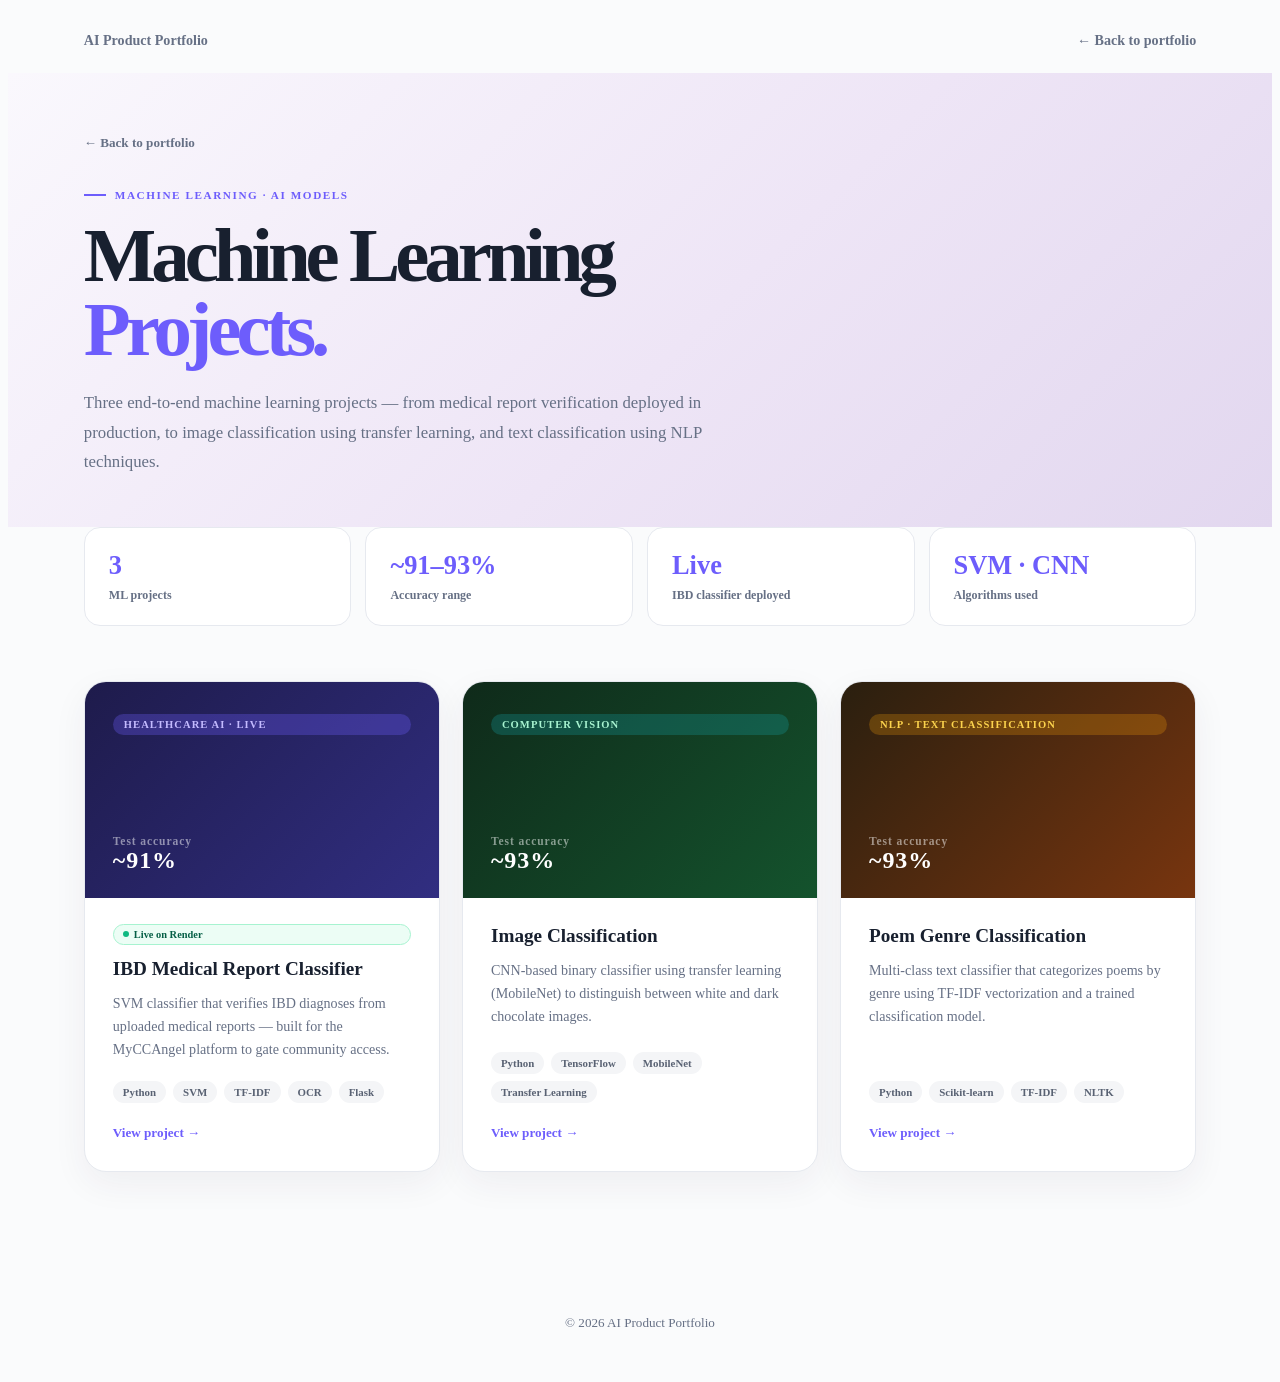
<file: machine-learning/machine_learning_index.html>
<!DOCTYPE html>
<html lang="en">
<head>
  <meta charset="UTF-8">
  <meta name="viewport" content="width=device-width, initial-scale=1.0">
  <title>Machine Learning Projects | AI Product Portfolio</title>
  <link rel="stylesheet" href="../style.css">
  <style>
    :root {
      --ink: #18202f;
      --muted: #667085;
      --line: #e6e9ef;
      --purple: #6d5dfc;
      --teal: #159a9c;
      --navy: #151b2b;
    }

    body { background: #fafbfc; color: var(--ink); }

    .nav {
      max-width: 1250px;
      margin: auto;
      padding: 24px 6%;
      display: flex;
      justify-content: space-between;
      align-items: center;
    }

    .nav-brand {
      text-decoration: none;
      color: var(--ink);
      font-weight: 800;
      font-size: .95rem;
    }

    .nav a {
      color: var(--muted);
      text-decoration: none;
      font-size: .88rem;
      font-weight: 650;
    }

    .nav a:hover { color: var(--ink); }

    /* HERO */
    .hero {
      max-width: 1250px;
      margin: auto;
      padding: 60px 6% 50px;
    }

    .back-link {
      display: inline-block;
      margin-bottom: 38px;
      color: var(--muted);
      text-decoration: none;
      font-size: .82rem;
      font-weight: 700;
    }

    .back-link:hover { color: var(--purple); }

    .eyebrow {
      display: flex;
      align-items: center;
      gap: 9px;
      color: var(--purple);
      font-size: .7rem;
      font-weight: 850;
      letter-spacing: .14em;
      margin-bottom: 18px;
    }

    .eyebrow::before {
      content: "";
      width: 22px;
      height: 2px;
      background: var(--purple);
    }

    .hero h1 {
      font-size: clamp(2.8rem, 6vw, 5rem);
      line-height: .96;
      letter-spacing: -.065em;
      margin: 0 0 22px;
    }

    .hero h1 span { color: var(--purple); }

    .hero p {
      max-width: 680px;
      color: var(--muted);
      font-size: 1.05rem;
      line-height: 1.75;
      margin: 0;
    }

    /* STATS ROW */
    .stats-row {
      max-width: 1250px;
      margin: 0 auto 55px;
      padding: 0 6%;
      display: grid;
      grid-template-columns: repeat(4, 1fr);
      gap: 14px;
    }

    .stat-card {
      background: white;
      border: 1px solid var(--line);
      border-radius: 16px;
      padding: 22px 24px;
    }

    .stat-card strong {
      display: block;
      font-size: 1.65rem;
      color: var(--purple);
      margin-bottom: 4px;
    }

    .stat-card span {
      font-size: 0.75rem;
      color: var(--muted);
      font-weight: 600;
    }

    /* PROJECT CARDS */
    .projects {
      max-width: 1250px;
      margin: 0 auto 100px;
      padding: 0 6%;
      display: grid;
      grid-template-columns: repeat(3, 1fr);
      gap: 22px;
    }

    .project-card {
      background: white;
      border: 1px solid var(--line);
      border-radius: 22px;
      overflow: hidden;
      text-decoration: none;
      color: var(--ink);
      display: flex;
      flex-direction: column;
      transition: box-shadow .2s, transform .2s;
    }

    .project-card:hover {
      box-shadow: 0 20px 60px rgba(17,24,39,.1);
      transform: translateY(-3px);
    }

    .card-thumb {
      background: var(--navy);
      padding: 32px 28px 24px;
      min-height: 160px;
      display: flex;
      flex-direction: column;
      justify-content: space-between;
    }

    .card-thumb.ibd   { background: linear-gradient(135deg, #1e1b4b 0%, #312e81 100%); }
    .card-thumb.image { background: linear-gradient(135deg, #0f2a1a 0%, #14532d 100%); }
    .card-thumb.poem  { background: linear-gradient(135deg, #2a1f0f 0%, #78350f 100%); }

    .card-badge {
      display: inline-block;
      padding: 5px 11px;
      border-radius: 100px;
      font-size: .66rem;
      font-weight: 800;
      letter-spacing: .1em;
    }

    .ibd   .card-badge { background: rgba(109,93,252,.3); color: #c4bbff; }
    .image .card-badge { background: rgba(21,154,156,.3); color: #a7f3d0; }
    .poem  .card-badge { background: rgba(245,158,11,.25); color: #fcd34d; }

    .card-icon {
      font-size: 2.8rem;
      line-height: 1;
    }

    .card-accuracy {
      color: rgba(255,255,255,.5);
      font-size: .72rem;
      font-weight: 700;
      letter-spacing: .08em;
    }

    .card-accuracy strong {
      color: white;
      font-size: 1.5rem;
      display: block;
    }

    .card-body {
      padding: 26px 28px 30px;
      flex: 1;
      display: flex;
      flex-direction: column;
    }

    .card-body h2 {
      margin: 0 0 10px;
      font-size: 1.2rem;
      line-height: 1.3;
    }

    .card-body p {
      margin: 0 0 20px;
      color: var(--muted);
      font-size: .88rem;
      line-height: 1.65;
      flex: 1;
    }

    .card-tags {
      display: flex;
      flex-wrap: wrap;
      gap: 7px;
      margin-bottom: 22px;
    }

    .card-tags span {
      padding: 5px 10px;
      background: #f4f5f7;
      border-radius: 100px;
      font-size: .68rem;
      font-weight: 700;
      color: #596273;
    }

    .card-cta {
      display: flex;
      align-items: center;
      gap: 6px;
      font-size: .82rem;
      font-weight: 700;
      color: var(--purple);
    }

    .live-badge {
      display: inline-flex;
      align-items: center;
      gap: 5px;
      padding: 4px 9px;
      background: #ecfdf5;
      border: 1px solid #a7f3d0;
      border-radius: 100px;
      font-size: .65rem;
      font-weight: 800;
      color: #065f46;
      margin-bottom: 12px;
    }

    .live-dot {
      width: 6px;
      height: 6px;
      background: #10b981;
      border-radius: 50%;
      animation: pulse 1.5s infinite;
    }

    @keyframes pulse {
      0%, 100% { opacity: 1; }
      50% { opacity: .4; }
    }

    footer {
      text-align: center;
      padding: 30px;
      color: var(--muted);
      font-size: .82rem;
    }

    @media (max-width: 900px) {
      .projects { grid-template-columns: 1fr 1fr; }
      .stats-row { grid-template-columns: repeat(2, 1fr); }
    }

    @media (max-width: 600px) {
      .projects { grid-template-columns: 1fr; }
      .stats-row { grid-template-columns: 1fr; }
    }
  </style>
</head>
<body>

<header class="nav">
  <a href="../index.html" class="nav-brand">AI Product Portfolio</a>
  <a href="../index.html">← Back to portfolio</a>
</header>

<main>

  <!-- HERO -->
  <section class="hero">
    <a href="../index.html" class="back-link">← Back to portfolio</a>
    <div class="eyebrow">MACHINE LEARNING · AI MODELS</div>
    <h1>Machine Learning<br><span>Projects.</span></h1>
    <p>
      Three end-to-end machine learning projects — from medical report
      verification deployed in production, to image classification using
      transfer learning, and text classification using NLP techniques.
    </p>
  </section>

  <!-- STATS -->
  <section class="stats-row">
    <div class="stat-card">
      <strong>3</strong>
      <span>ML projects</span>
    </div>
    <div class="stat-card">
      <strong>~91–93%</strong>
      <span>Accuracy range</span>
    </div>
    <div class="stat-card">
      <strong>Live</strong>
      <span>IBD classifier deployed</span>
    </div>
    <div class="stat-card">
      <strong>SVM · CNN</strong>
      <span>Algorithms used</span>
    </div>
  </section>

  <!-- PROJECT CARDS -->
  <section class="projects">

    <!-- IBD CLASSIFIER -->
    <a href="./ibd-classifier/index.html" class="project-card">
      <div class="card-thumb ibd">
        <span class="card-badge">HEALTHCARE AI · LIVE</span>
        <div>
          <div class="card-accuracy">
            Test accuracy
            <strong>~91%</strong>
          </div>
        </div>
      </div>
      <div class="card-body">
        <span class="live-badge">
          <span class="live-dot"></span>
          Live on Render
        </span>
        <h2>IBD Medical Report Classifier</h2>
        <p>
          SVM classifier that verifies IBD diagnoses from uploaded medical
          reports — built for the MyCCAngel platform to gate community access.
        </p>
        <div class="card-tags">
          <span>Python</span>
          <span>SVM</span>
          <span>TF-IDF</span>
          <span>OCR</span>
          <span>Flask</span>
        </div>
        <span class="card-cta">View project →</span>
      </div>
    </a>

    <!-- IMAGE CLASSIFICATION -->
    <a href="./image-classification/index.html" class="project-card">
      <div class="card-thumb image">
        <span class="card-badge">COMPUTER VISION</span>
        <div>
          <div class="card-accuracy">
            Test accuracy
            <strong>~93%</strong>
          </div>
        </div>
      </div>
      <div class="card-body">
        <h2>Image Classification</h2>
        <p>
          CNN-based binary classifier using transfer learning (MobileNet)
          to distinguish between white and dark chocolate images.
        </p>
        <div class="card-tags">
          <span>Python</span>
          <span>TensorFlow</span>
          <span>MobileNet</span>
          <span>Transfer Learning</span>
        </div>
        <span class="card-cta">View project →</span>
      </div>
    </a>

    <!-- POEM CLASSIFICATION -->
    <a href="./poem-classification/index.html" class="project-card">
      <div class="card-thumb poem">
        <span class="card-badge">NLP · TEXT CLASSIFICATION</span>
        <div>
          <div class="card-accuracy">
            Test accuracy
            <strong>~93%</strong>
          </div>
        </div>
      </div>
      <div class="card-body">
        <h2>Poem Genre Classification</h2>
        <p>
          Multi-class text classifier that categorizes poems by genre
          using TF-IDF vectorization and a trained classification model.
        </p>
        <div class="card-tags">
          <span>Python</span>
          <span>Scikit-learn</span>
          <span>TF-IDF</span>
          <span>NLTK</span>
        </div>
        <span class="card-cta">View project →</span>
      </div>
    </a>

  </section>

</main>

<footer>
  <p>© 2026 AI Product Portfolio</p>
</footer>

</body>
</html>
</file>
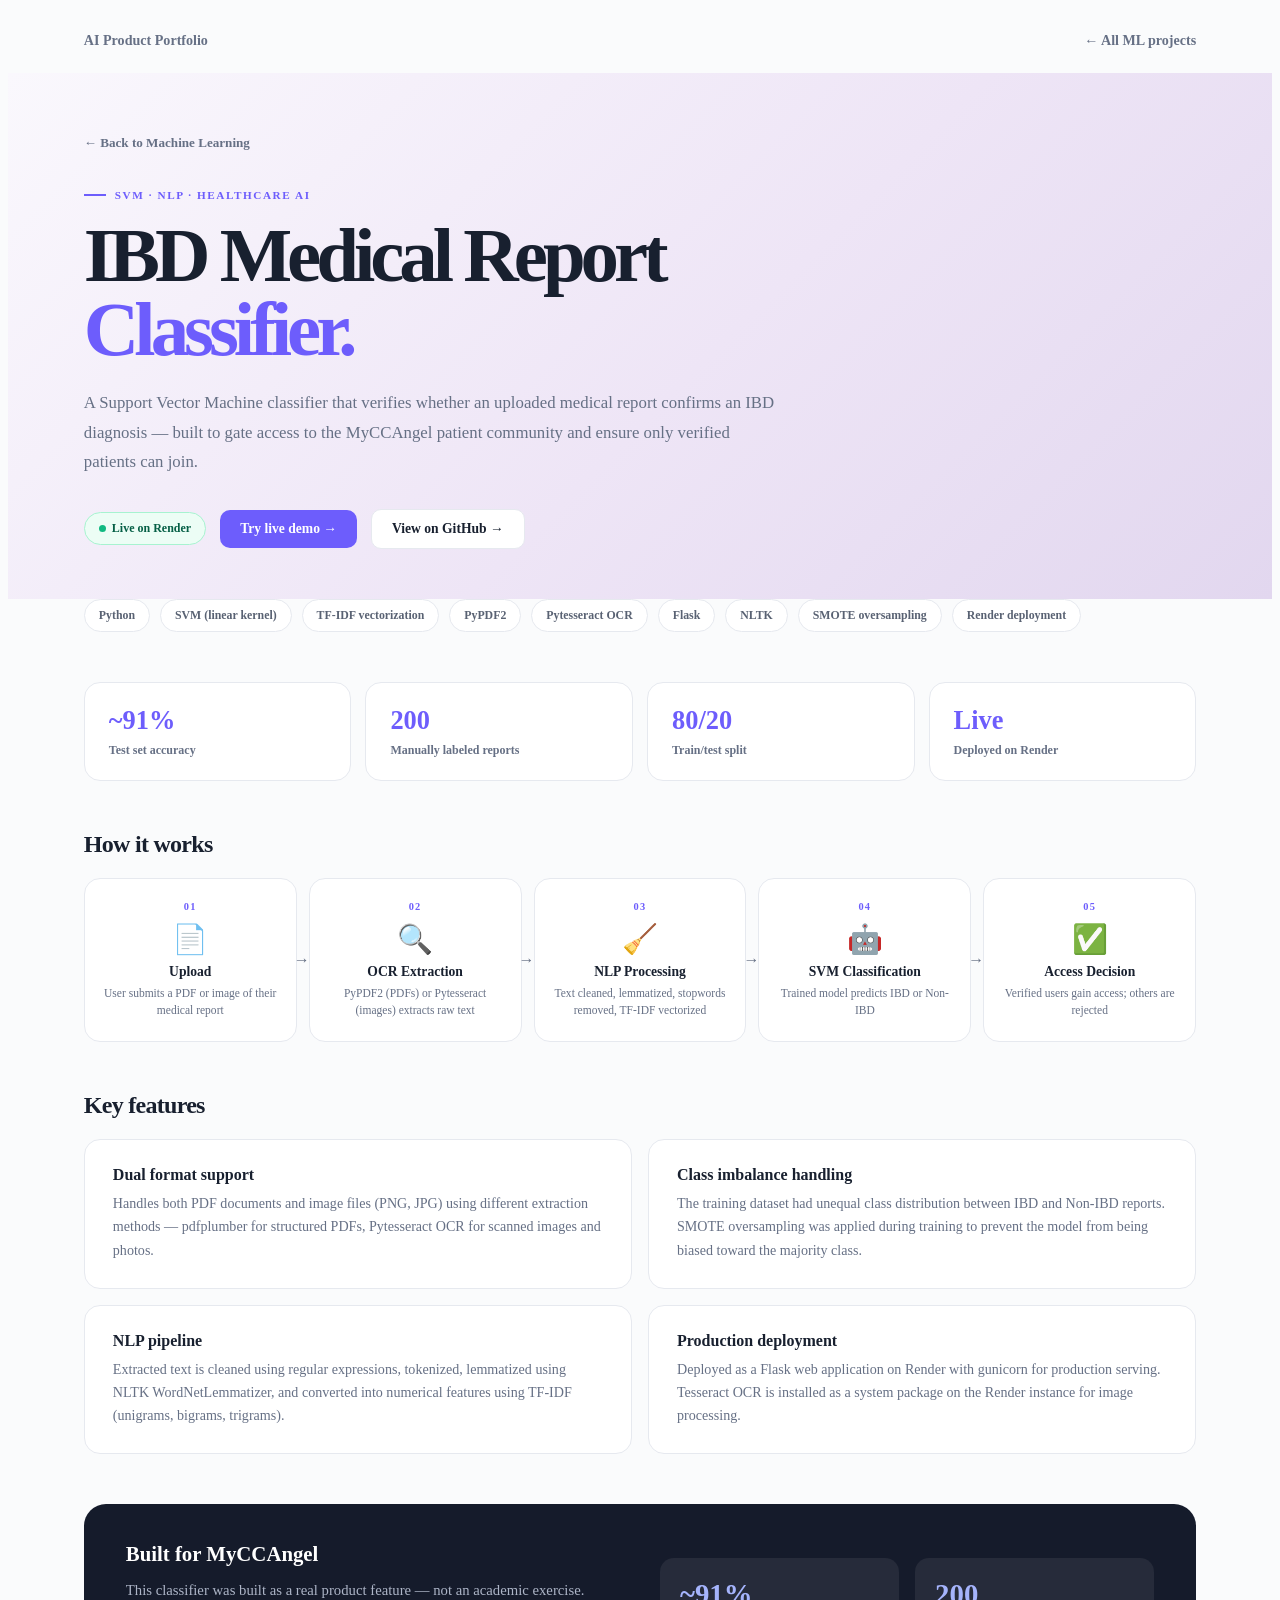
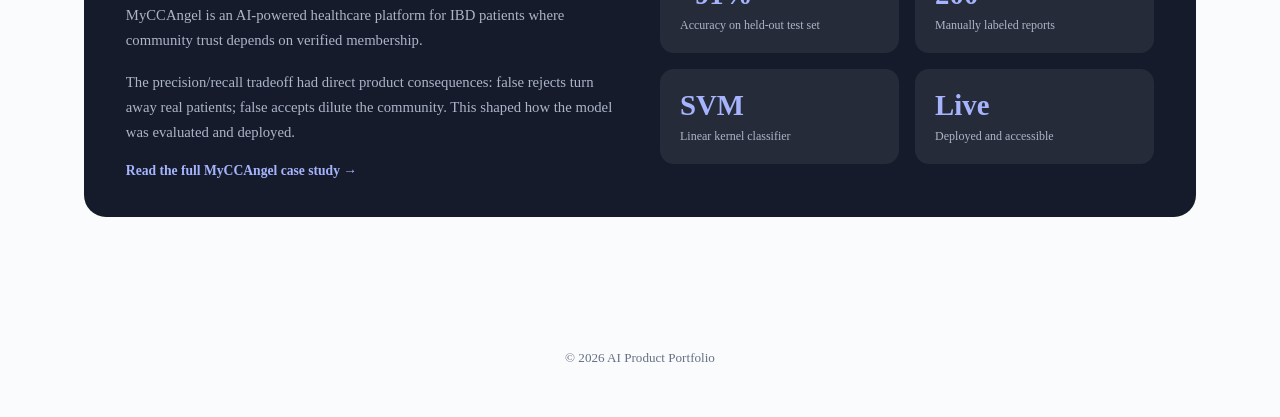
<file: machine-learning/IBD-Report-classifier/ml_ibd_index.html>
<!DOCTYPE html>
<html lang="en">
<head>
  <meta charset="UTF-8">
  <meta name="viewport" content="width=device-width, initial-scale=1.0">
  <title>IBD Medical Report Classifier | Machine Learning</title>
  <link rel="stylesheet" href="../../style.css">
  <style>
    :root {
      --ink: #18202f;
      --muted: #667085;
      --line: #e6e9ef;
      --purple: #6d5dfc;
      --navy: #151b2b;
    }

    body { background: #fafbfc; color: var(--ink); }

    .nav {
      max-width: 1250px;
      margin: auto;
      padding: 24px 6%;
      display: flex;
      justify-content: space-between;
      align-items: center;
    }

    .nav-brand { text-decoration: none; color: var(--ink); font-weight: 800; }
    .nav a { color: var(--muted); text-decoration: none; font-size: .88rem; font-weight: 650; }
    .nav a:hover { color: var(--ink); }

    .hero {
      max-width: 1250px;
      margin: auto;
      padding: 60px 6% 50px;
    }

    .back-link {
      display: inline-block;
      margin-bottom: 38px;
      color: var(--muted);
      text-decoration: none;
      font-size: .82rem;
      font-weight: 700;
    }

    .back-link:hover { color: var(--purple); }

    .eyebrow {
      display: flex;
      align-items: center;
      gap: 9px;
      color: var(--purple);
      font-size: .7rem;
      font-weight: 850;
      letter-spacing: .14em;
      margin-bottom: 18px;
    }

    .eyebrow::before { content: ""; width: 22px; height: 2px; background: var(--purple); }

    .hero h1 {
      font-size: clamp(2.8rem, 6vw, 5rem);
      line-height: .96;
      letter-spacing: -.065em;
      margin: 0 0 22px;
    }

    .hero h1 span { color: var(--purple); }

    .hero p {
      max-width: 700px;
      color: var(--muted);
      font-size: 1.05rem;
      line-height: 1.75;
      margin: 0 0 32px;
    }

    /* LIVE BADGE + BUTTONS */
    .hero-actions {
      display: flex;
      align-items: center;
      gap: 14px;
      flex-wrap: wrap;
    }

    .live-badge {
      display: inline-flex;
      align-items: center;
      gap: 6px;
      padding: 8px 14px;
      background: #ecfdf5;
      border: 1px solid #a7f3d0;
      border-radius: 100px;
      font-size: .75rem;
      font-weight: 800;
      color: #065f46;
    }

    .live-dot {
      width: 7px;
      height: 7px;
      background: #10b981;
      border-radius: 50%;
      animation: pulse 1.5s infinite;
    }

    @keyframes pulse { 0%,100%{opacity:1} 50%{opacity:.4} }

    .btn-demo {
      display: inline-flex;
      align-items: center;
      gap: 7px;
      padding: 11px 20px;
      background: var(--purple);
      color: white;
      border-radius: 10px;
      font-size: .85rem;
      font-weight: 700;
      text-decoration: none;
      transition: .2s;
    }

    .btn-demo:hover { background: #5a4de8; }

    .btn-github {
      display: inline-flex;
      align-items: center;
      gap: 7px;
      padding: 11px 20px;
      background: white;
      border: 1px solid var(--line);
      color: var(--ink);
      border-radius: 10px;
      font-size: .85rem;
      font-weight: 700;
      text-decoration: none;
      transition: .2s;
    }

    .btn-github:hover { border-color: #b0b8c9; }

    /* META TAGS */
    .meta {
      max-width: 1250px;
      margin: 0 auto 50px;
      padding: 0 6%;
      display: flex;
      flex-wrap: wrap;
      gap: 10px;
    }

    .meta span {
      background: white;
      border: 1px solid var(--line);
      border-radius: 100px;
      padding: 8px 14px;
      color: #596273;
      font-size: .74rem;
      font-weight: 700;
    }

    /* STATS */
    .stats-row {
      max-width: 1250px;
      margin: 0 auto 50px;
      padding: 0 6%;
      display: grid;
      grid-template-columns: repeat(4, 1fr);
      gap: 14px;
    }

    .stat-card {
      background: white;
      border: 1px solid var(--line);
      border-radius: 16px;
      padding: 22px 24px;
    }

    .stat-card strong {
      display: block;
      font-size: 1.65rem;
      color: var(--purple);
      margin-bottom: 4px;
    }

    .stat-card span { font-size: 0.75rem; color: var(--muted); font-weight: 600; }

    /* PIPELINE */
    .section {
      max-width: 1250px;
      margin: 0 auto 50px;
      padding: 0 6%;
    }

    .section h2 {
      font-size: 1.5rem;
      letter-spacing: -.03em;
      margin: 0 0 20px;
    }

    .pipeline {
      display: grid;
      grid-template-columns: repeat(5, 1fr);
      gap: 12px;
    }

    .pipeline-step {
      background: white;
      border: 1px solid var(--line);
      border-radius: 16px;
      padding: 22px 18px;
      text-align: center;
      position: relative;
    }

    .pipeline-step::after {
      content: "→";
      position: absolute;
      right: -14px;
      top: 50%;
      transform: translateY(-50%);
      color: var(--muted);
      font-size: 1rem;
      z-index: 1;
    }

    .pipeline-step:last-child::after { display: none; }

    .step-num {
      display: block;
      font-size: .65rem;
      font-weight: 850;
      letter-spacing: .12em;
      color: var(--purple);
      margin-bottom: 10px;
    }

    .step-icon { font-size: 1.8rem; display: block; margin-bottom: 8px; }

    .pipeline-step h3 {
      font-size: .85rem;
      margin: 0 0 5px;
    }

    .pipeline-step p {
      font-size: .72rem;
      color: var(--muted);
      margin: 0;
      line-height: 1.5;
    }

    /* KEY FEATURES */
    .features {
      display: grid;
      grid-template-columns: 1fr 1fr;
      gap: 16px;
    }

    .feature-card {
      background: white;
      border: 1px solid var(--line);
      border-radius: 16px;
      padding: 26px 28px;
    }

    .feature-card h3 { margin: 0 0 8px; font-size: 1rem; }

    .feature-card p {
      margin: 0;
      color: var(--muted);
      font-size: .88rem;
      line-height: 1.65;
    }

    /* CONTEXT BLOCK */
    .context {
      max-width: 1250px;
      margin: 0 auto 90px;
      padding: 0 6%;
    }

    .context-inner {
      background: var(--navy);
      color: white;
      border-radius: 22px;
      padding: 38px 42px;
      display: grid;
      grid-template-columns: 1fr 1fr;
      gap: 40px;
      align-items: center;
    }

    .context-inner h2 { margin: 0 0 12px; font-size: 1.3rem; }

    .context-inner p {
      color: #adb5c7;
      line-height: 1.7;
      margin: 0 0 16px;
      font-size: .92rem;
    }

    .context-inner a {
      color: #a5b4fc;
      font-size: .85rem;
      font-weight: 700;
      text-decoration: none;
    }

    .context-inner a:hover { color: white; }

    .context-stats {
      display: grid;
      grid-template-columns: 1fr 1fr;
      gap: 16px;
    }

    .c-stat {
      background: rgba(255,255,255,.07);
      border-radius: 14px;
      padding: 20px;
    }

    .c-stat strong {
      display: block;
      font-size: 1.8rem;
      color: #a5b4fc;
      margin-bottom: 4px;
    }

    .c-stat span { font-size: .75rem; color: #adb5c7; }

    footer { text-align: center; padding: 30px; color: var(--muted); font-size: .82rem; }

    @media (max-width: 900px) {
      .pipeline { grid-template-columns: 1fr 1fr; }
      .pipeline-step::after { display: none; }
      .features { grid-template-columns: 1fr; }
      .context-inner { grid-template-columns: 1fr; }
      .stats-row { grid-template-columns: repeat(2, 1fr); }
    }
  </style>
</head>
<body>

<header class="nav">
  <a href="../../index.html" class="nav-brand">AI Product Portfolio</a>
  <a href="../index.html">← All ML projects</a>
</header>

<main>

  <!-- HERO -->
  <section class="hero">
    <a href="../index.html" class="back-link">← Back to Machine Learning</a>
    <div class="eyebrow">SVM · NLP · HEALTHCARE AI</div>
    <h1>IBD Medical Report<br><span>Classifier.</span></h1>
    <p>
      A Support Vector Machine classifier that verifies whether an uploaded
      medical report confirms an IBD diagnosis — built to gate access to the
      MyCCAngel patient community and ensure only verified patients can join.
    </p>
    <div class="hero-actions">
      <span class="live-badge">
        <span class="live-dot"></span>
        Live on Render
      </span>
      <a href="https://ibd-medicalreport-classifier.onrender.com/" target="_blank" class="btn-demo">
        Try live demo →
      </a>
      <a href="https://github.com/Baqer0/IBD_MedicalReport_Classifier" target="_blank" class="btn-github">
        View on GitHub →
      </a>
    </div>
  </section>

  <!-- META -->
  <section class="meta">
    <span>Python</span>
    <span>SVM (linear kernel)</span>
    <span>TF-IDF vectorization</span>
    <span>PyPDF2</span>
    <span>Pytesseract OCR</span>
    <span>Flask</span>
    <span>NLTK</span>
    <span>SMOTE oversampling</span>
    <span>Render deployment</span>
  </section>

  <!-- STATS -->
  <section class="stats-row">
    <div class="stat-card">
      <strong>~91%</strong>
      <span>Test set accuracy</span>
    </div>
    <div class="stat-card">
      <strong>200</strong>
      <span>Manually labeled reports</span>
    </div>
    <div class="stat-card">
      <strong>80/20</strong>
      <span>Train/test split</span>
    </div>
    <div class="stat-card">
      <strong>Live</strong>
      <span>Deployed on Render</span>
    </div>
  </section>

  <!-- PIPELINE -->
  <section class="section">
    <h2>How it works</h2>
    <div class="pipeline">
      <div class="pipeline-step">
        <span class="step-num">01</span>
        <span class="step-icon">📄</span>
        <h3>Upload</h3>
        <p>User submits a PDF or image of their medical report</p>
      </div>
      <div class="pipeline-step">
        <span class="step-num">02</span>
        <span class="step-icon">🔍</span>
        <h3>OCR Extraction</h3>
        <p>PyPDF2 (PDFs) or Pytesseract (images) extracts raw text</p>
      </div>
      <div class="pipeline-step">
        <span class="step-num">03</span>
        <span class="step-icon">🧹</span>
        <h3>NLP Processing</h3>
        <p>Text cleaned, lemmatized, stopwords removed, TF-IDF vectorized</p>
      </div>
      <div class="pipeline-step">
        <span class="step-num">04</span>
        <span class="step-icon">🤖</span>
        <h3>SVM Classification</h3>
        <p>Trained model predicts IBD or Non-IBD</p>
      </div>
      <div class="pipeline-step">
        <span class="step-num">05</span>
        <span class="step-icon">✅</span>
        <h3>Access Decision</h3>
        <p>Verified users gain access; others are rejected</p>
      </div>
    </div>
  </section>

  <!-- KEY FEATURES -->
  <section class="section">
    <h2>Key features</h2>
    <div class="features">
      <div class="feature-card">
        <h3>Dual format support</h3>
        <p>Handles both PDF documents and image files (PNG, JPG) using different extraction methods — pdfplumber for structured PDFs, Pytesseract OCR for scanned images and photos.</p>
      </div>
      <div class="feature-card">
        <h3>Class imbalance handling</h3>
        <p>The training dataset had unequal class distribution between IBD and Non-IBD reports. SMOTE oversampling was applied during training to prevent the model from being biased toward the majority class.</p>
      </div>
      <div class="feature-card">
        <h3>NLP pipeline</h3>
        <p>Extracted text is cleaned using regular expressions, tokenized, lemmatized using NLTK WordNetLemmatizer, and converted into numerical features using TF-IDF (unigrams, bigrams, trigrams).</p>
      </div>
      <div class="feature-card">
        <h3>Production deployment</h3>
        <p>Deployed as a Flask web application on Render with gunicorn for production serving. Tesseract OCR is installed as a system package on the Render instance for image processing.</p>
      </div>
    </div>
  </section>

  <!-- CONTEXT BLOCK -->
  <section class="context">
    <div class="context-inner">
      <div>
        <h2>Built for MyCCAngel</h2>
        <p>
          This classifier was built as a real product feature — not an academic exercise.
          MyCCAngel is an AI-powered healthcare platform for IBD patients where community
          trust depends on verified membership.
        </p>
        <p>
          The precision/recall tradeoff had direct product consequences: false rejects
          turn away real patients; false accepts dilute the community. This shaped how
          the model was evaluated and deployed.
        </p>
        <a href="../../myccangel/index.html">Read the full MyCCAngel case study →</a>
      </div>
      <div class="context-stats">
        <div class="c-stat">
          <strong>~91%</strong>
          <span>Accuracy on held-out test set</span>
        </div>
        <div class="c-stat">
          <strong>200</strong>
          <span>Manually labeled reports</span>
        </div>
        <div class="c-stat">
          <strong>SVM</strong>
          <span>Linear kernel classifier</span>
        </div>
        <div class="c-stat">
          <strong>Live</strong>
          <span>Deployed and accessible</span>
        </div>
      </div>
    </div>
  </section>

</main>

<footer>
  <p>© 2026 AI Product Portfolio</p>
</footer>

</body>
</html>
</file>
<file: style.css>
/* =========================
   PORTFOLIO HOMEPAGE
   ========================= */

.site-header {
  position: sticky;
  top: 0;
  z-index: 100;
  background: rgba(255,255,255,.94);
  backdrop-filter: blur(12px);
  border-bottom: 1px solid #e8e8ee;
}

.nav {
  max-width: 1180px;
  margin: auto;
  padding: 18px 24px;
  display: flex;
  justify-content: space-between;
  align-items: center;
}

.brand {
  font-size: 17px;
  font-weight: 850;
  letter-spacing: -.02em;
}

.nav-links {
  display: flex;
  gap: 25px;
}

.nav-links a {
  font-size: 13px;
  font-weight: 700;
  color: #666a78;
}

.nav-links a:hover {
  color: #292044;
}

.hero {
  background: linear-gradient(
    135deg,
    #faf8fd,
    #eee5f6 55%,
    #e2d7ef
  );
  padding: 110px 24px 100px;
}

.hero-content {
  max-width: 1180px;
  margin: auto;
}

.eyebrow {
  color: #70578f;
  font-size: 11px;
  font-weight: 850;
  letter-spacing: .14em;
  margin-bottom: 16px;
}

.hero h1 {
  max-width: 900px;
  margin: 0;
  font-size: clamp(48px, 7vw, 82px);
  line-height: .98;
  letter-spacing: -.06em;
}

.hero h1 span {
  display: block;
  color: #70578f;
}

.hero-text {
  max-width: 700px;
  margin: 28px 0;
  font-size: 19px;
  line-height: 1.7;
  color: #5e5968;
}

.hero-actions,
.contact-actions {
  display: flex;
  flex-wrap: wrap;
  gap: 12px;
}

.button {
  display: inline-flex;
  align-items: center;
  justify-content: center;
  padding: 13px 19px;
  border-radius: 10px;
  font-size: 13px;
  font-weight: 800;
}

.button.primary {
  background: #292044;
  color: white;
}

.button.primary:hover {
  background: #70578f;
}

.button.secondary {
  background: white;
  color: #292044;
  border: 1px solid #ddd6e6;
}

.section {
  max-width: 1180px;
  margin: auto;
  padding: 90px 24px;
}

.section-heading {
  max-width: 720px;
  margin-bottom: 45px;
}

.section-heading h2,
.about-grid h2,
.contact-inner h2 {
  font-size: clamp(32px, 4vw, 48px);
  line-height: 1.1;
  letter-spacing: -.04em;
  margin: 0 0 16px;
}

.section-heading p,
.contact-inner p {
  color: #6d6878;
}

.project-grid {
  display: grid;
  grid-template-columns: repeat(2, 1fr);
  gap: 24px;
}

.project-card {
  overflow: hidden;
  background: white;
  border: 1px solid #e7dff0;
  border-radius: 20px;
  box-shadow: 0 12px 35px rgba(48,31,76,.06);
  transition: transform .2s ease, box-shadow .2s ease;
}

.project-card:hover {
  transform: translateY(-4px);
  box-shadow: 0 20px 45px rgba(48,31,76,.11);
}

.project-card.featured {
  grid-column: span 2;
  display: grid;
  grid-template-columns: 1.15fr .85fr;
}

.project-image {
  background: #f4eef8;
  min-height: 260px;
  overflow: hidden;
}

.project-image img {
  width: 100%;
  height: 100%;
  object-fit: cover;
}

.project-card.featured .project-image {
  min-height: 390px;
}

.project-content {
  padding: 30px;
}

.project-type {
  font-size: 10px;
  font-weight: 850;
  letter-spacing: .13em;
  color: #70578f;
}

.project-content h3 {
  margin: 10px 0 10px;
  font-size: 27px;
  letter-spacing: -.03em;
}

.project-content p {
  color: #6d6878;
  font-size: 14px;
  line-height: 1.7;
}

.tags,
.skill-list {
  display: flex;
  flex-wrap: wrap;
  gap: 7px;
  margin: 20px 0;
}

.tags span,
.skill-list span {
  padding: 7px 10px;
  border-radius: 999px;
  background: #f3edf8;
  color: #57476e;
  font-size: 11px;
  font-weight: 750;
}

.project-link {
  display: inline-block;
  margin-top: 5px;
  color: #3b2a68;
  font-size: 13px;
  font-weight: 850;
}

.ml-placeholder {
  display: flex;
  align-items: center;
  justify-content: center;
  min-height: 260px;
  background: #292044;
  color: white;
}

.ml-placeholder div {
  text-align: center;
}

.ml-placeholder span {
  display: block;
  font-size: 42px;
  font-weight: 900;
  letter-spacing: -.05em;
}

.ml-placeholder strong {
  font-size: 13px;
  color: #d8cde3;
}

.about-section {
  max-width: none;
  background: #fbf8fd;
}

.about-grid {
  max-width: 1180px;
  margin: auto;
  display: grid;
  grid-template-columns: .8fr 1.2fr;
  gap: 90px;
}

.about-grid p {
  color: #6d6878;
  line-height: 1.8;
}

.contact-section {
  padding: 100px 24px;
  background: #292044;
  color: white;
}

.contact-inner {
  max-width: 800px;
  margin: auto;
}

.contact-inner .eyebrow {
  color: #cdb9df;
}

.contact-inner h2 {
  color: white;
}

.contact-inner p {
  color: #d8d2df;
  font-size: 17px;
  margin-bottom: 28px;
}

.contact-section .button.primary {
  background: white;
  color: #292044;
}

.contact-section .button.secondary {
  background: transparent;
  color: white;
  border-color: rgba(255,255,255,.25);
}

.site-footer {
  padding: 25px 24px;
  background: #211a35;
  color: #aaa2b6;
  display: flex;
  justify-content: space-between;
  font-size: 12px;
}

@media (max-width: 800px) {

  .nav-links {
    display: none;
  }

  .project-grid {
    grid-template-columns: 1fr;
  }

  .project-card.featured {
    grid-column: auto;
    display: block;
  }

  .project-card.featured .project-image {
    min-height: 280px;
  }

  .about-grid {
    grid-template-columns: 1fr;
    gap: 30px;
  }

  .site-footer {
    flex-direction: column;
    gap: 8px;
  }
}

@media (max-width: 550px) {

  .hero {
    padding: 75px 18px;
  }

  .section {
    padding: 65px 18px;
  }

  .project-content {
    padding: 24px;
  }
}
</file>
